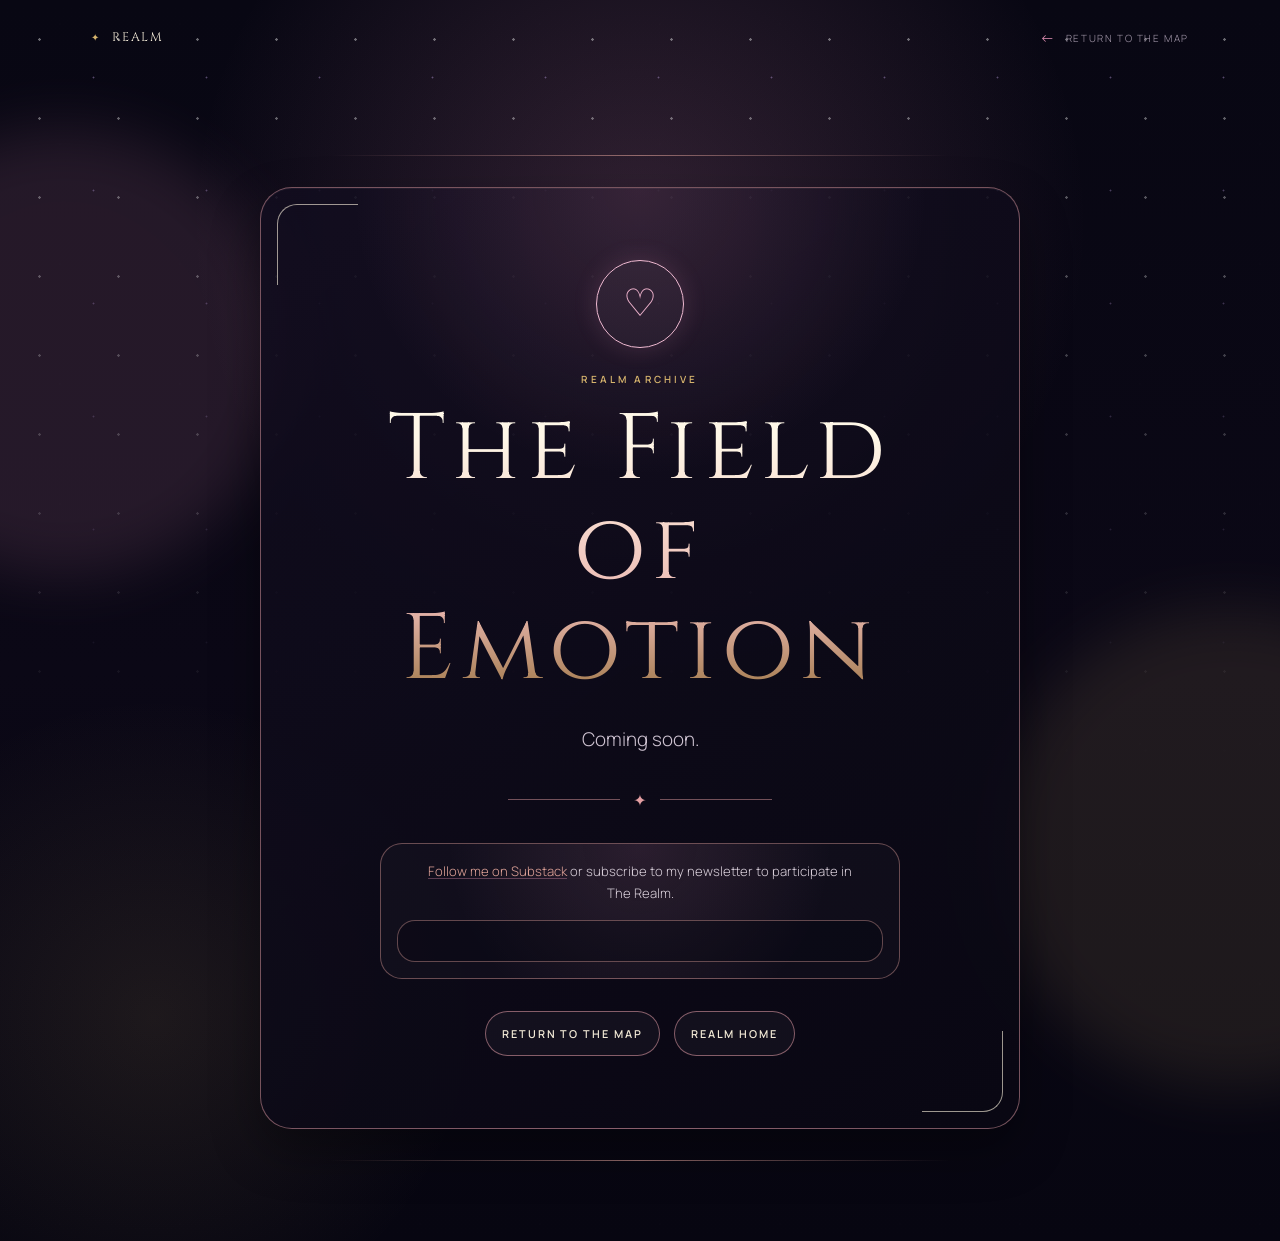
<file: realms/field-of-emotion.html>
<!doctype html>
<html lang="en">
  <head>
    <meta charset="UTF-8" />
    <meta name="viewport" content="width=device-width, initial-scale=1.0" />
    <meta name="description" content="The Field of Emotion is coming soon." />
    <title>The Field of Emotion — Coming Soon — REALM</title>
    <link rel="preconnect" href="https://fonts.googleapis.com" />
    <link rel="preconnect" href="https://fonts.gstatic.com" crossorigin />
    <link href="https://fonts.googleapis.com/css2?family=Cinzel:wght@400;500;600&family=Manrope:wght@300;400;500;600&display=swap" rel="stylesheet" />
    <link rel="stylesheet" href="../styles.css" />
    <link rel="stylesheet" href="realm-page.css" />
    <link rel="stylesheet" href="coming-soon.css" />
  </head>
  <body class="realm-page coming-soon-page" style="--realm-color: #e995ba">
    <div class="aurora aurora--one" aria-hidden="true"></div>
    <div class="aurora aurora--two" aria-hidden="true"></div>
    <div class="star-field" aria-hidden="true"></div>

    <header class="site-header realm-page__header">
      <a class="brand" href="../index.html" aria-label="REALM home">
        <span class="brand__mark" aria-hidden="true">✦</span>
        <span>REALM</span>
      </a>
      <a class="back-link" href="../index.html#realm-map"><span aria-hidden="true">←</span> Return to the map</a>
    </header>

    <main class="coming-soon" aria-labelledby="realm-title">
      <section class="coming-soon__panel">
        <div class="coming-soon__glyph" aria-hidden="true">♡</div>
        <p class="coming-soon__kicker">Realm archive</p>
        <h1 id="realm-title">The Field of Emotion</h1>
        <p class="coming-soon__message">Coming soon.</p>
        <div class="coming-soon__divider" aria-hidden="true">✦</div>
        <div class="coming-soon__substack">
          <p><a href="https://substack.com/@adrianschug">Follow me on Substack</a> or subscribe to my newsletter to participate in The Realm.</p>
          <div class="newsletter-embed">
            <script async data-uid="1137d771f3" src="https://adrian-schug.kit.com/1137d771f3/index.js"></script>
          </div>
        </div>
        <div class="coming-soon__actions">
          <a class="coming-soon__link" href="../index.html#realm-map">Return to the map</a>
          <a class="coming-soon__link" href="../index.html">REALM home</a>
        </div>
      </section>
    </main>
  </body>
</html>
</file>
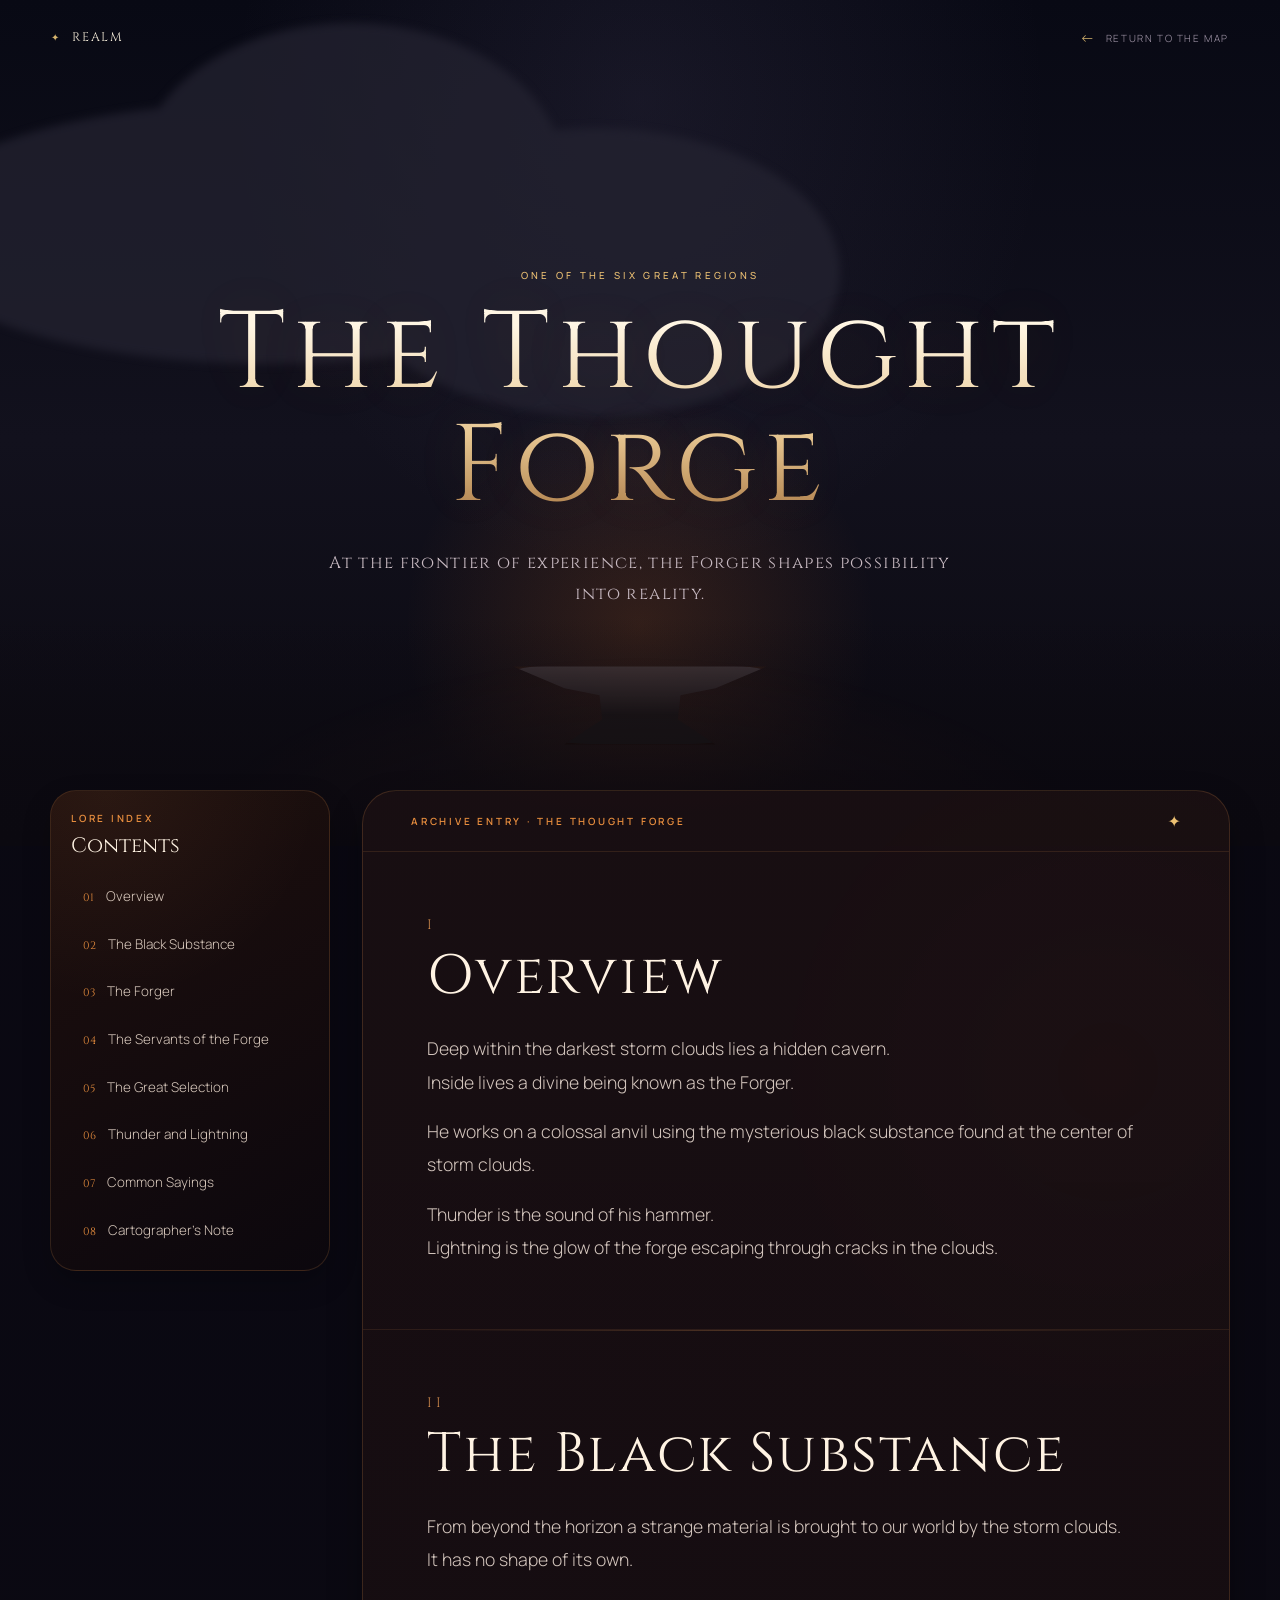
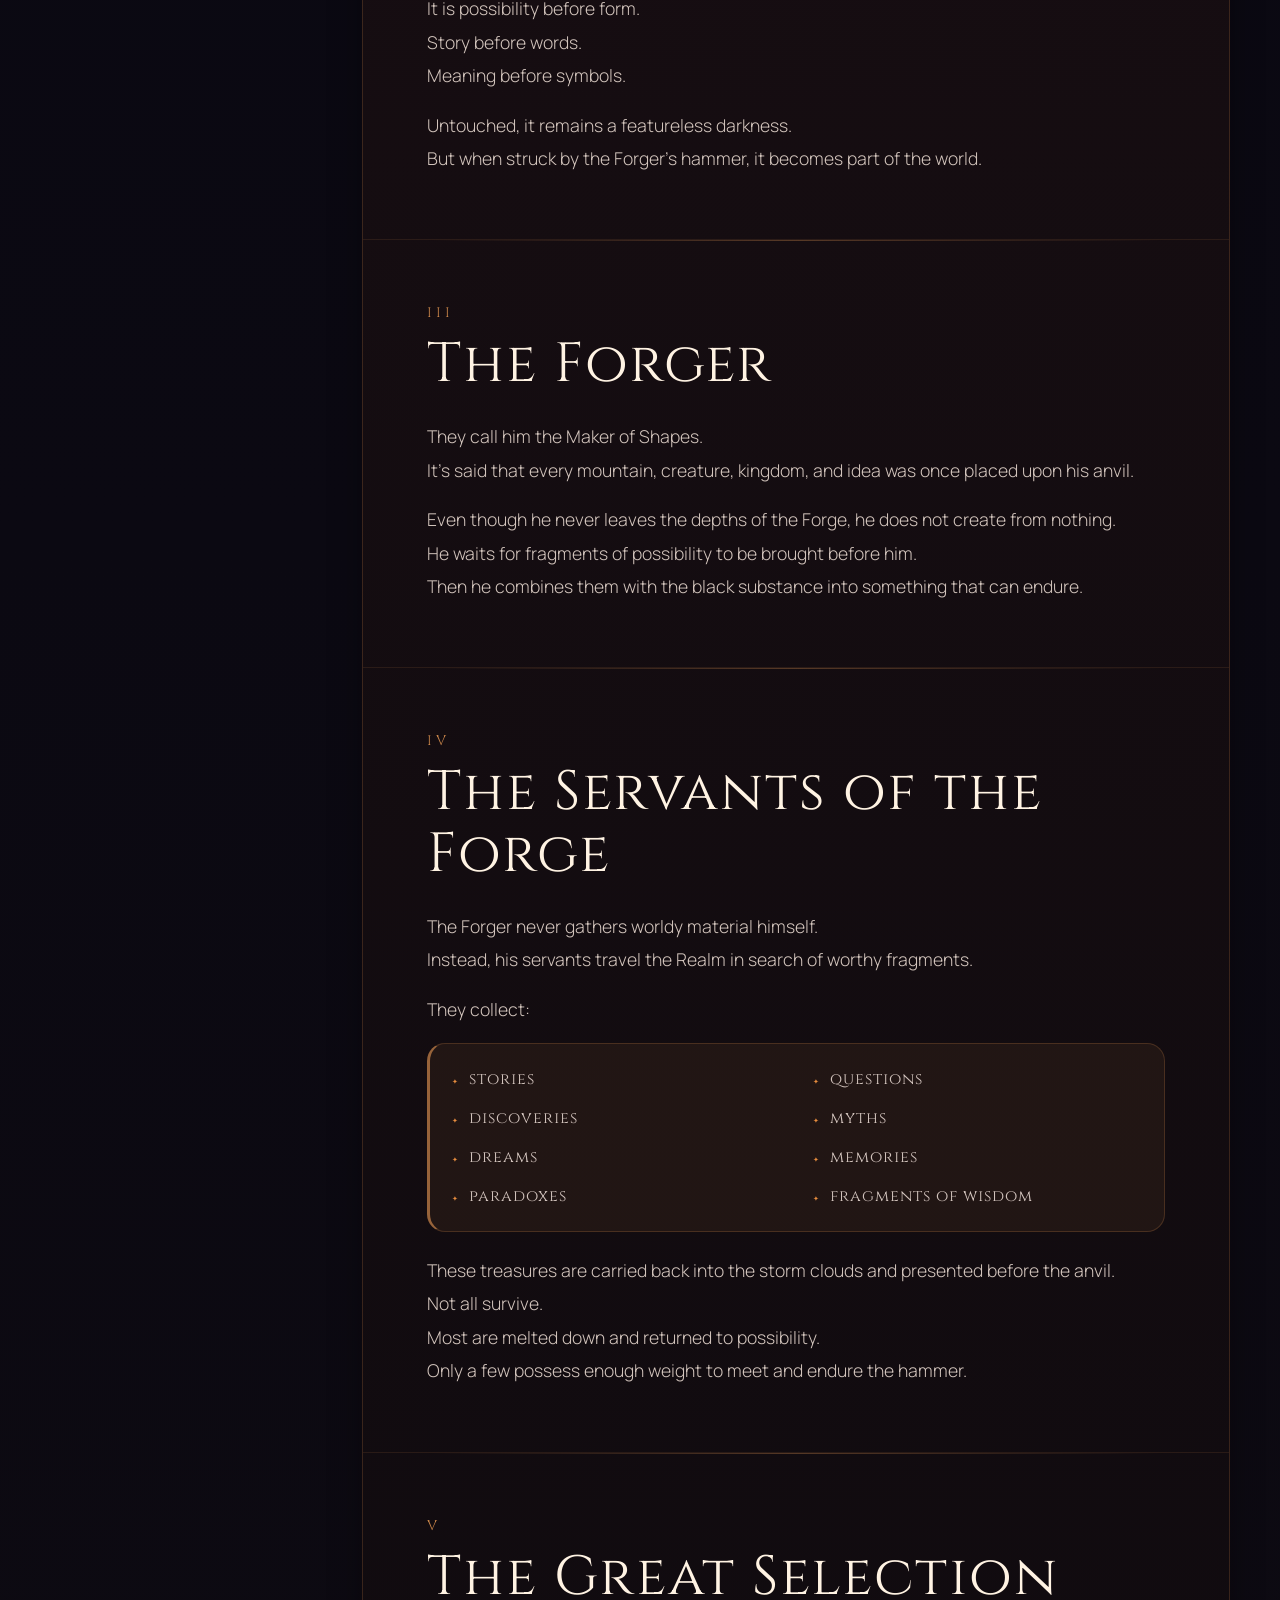
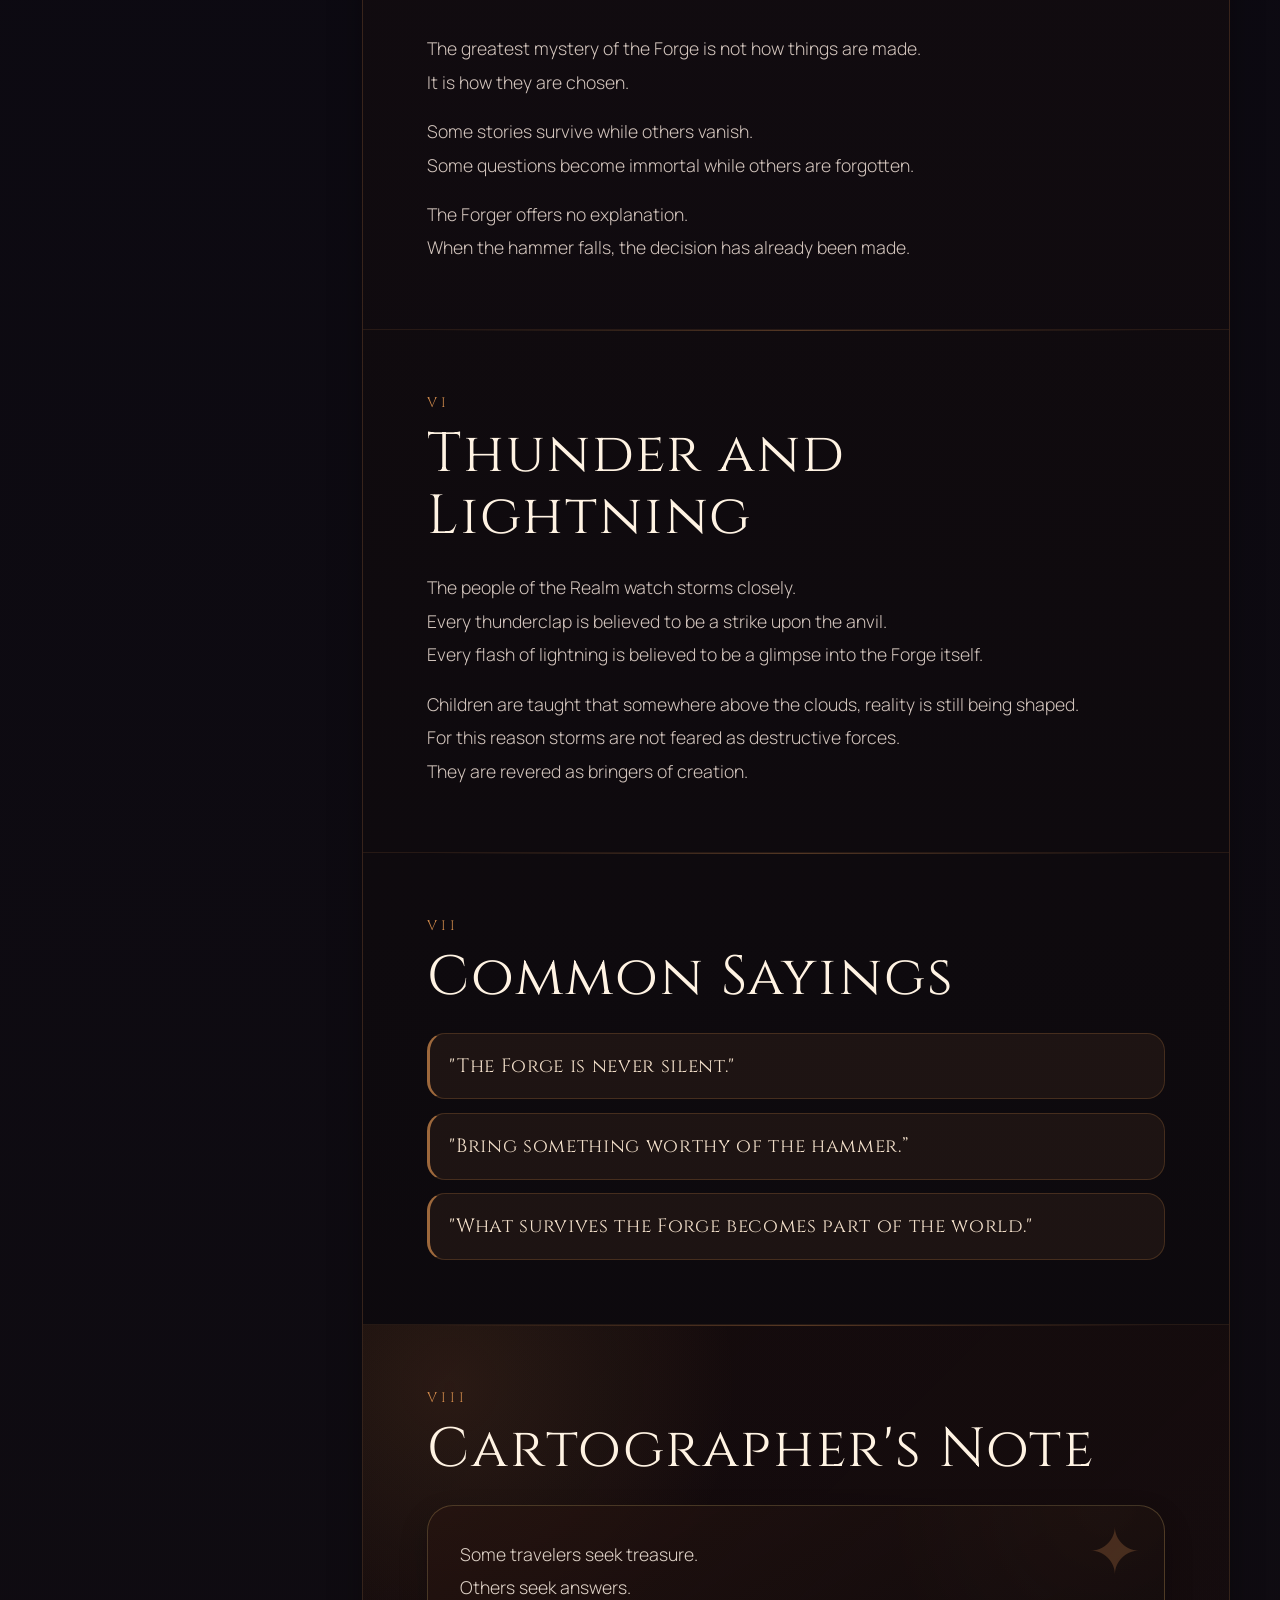
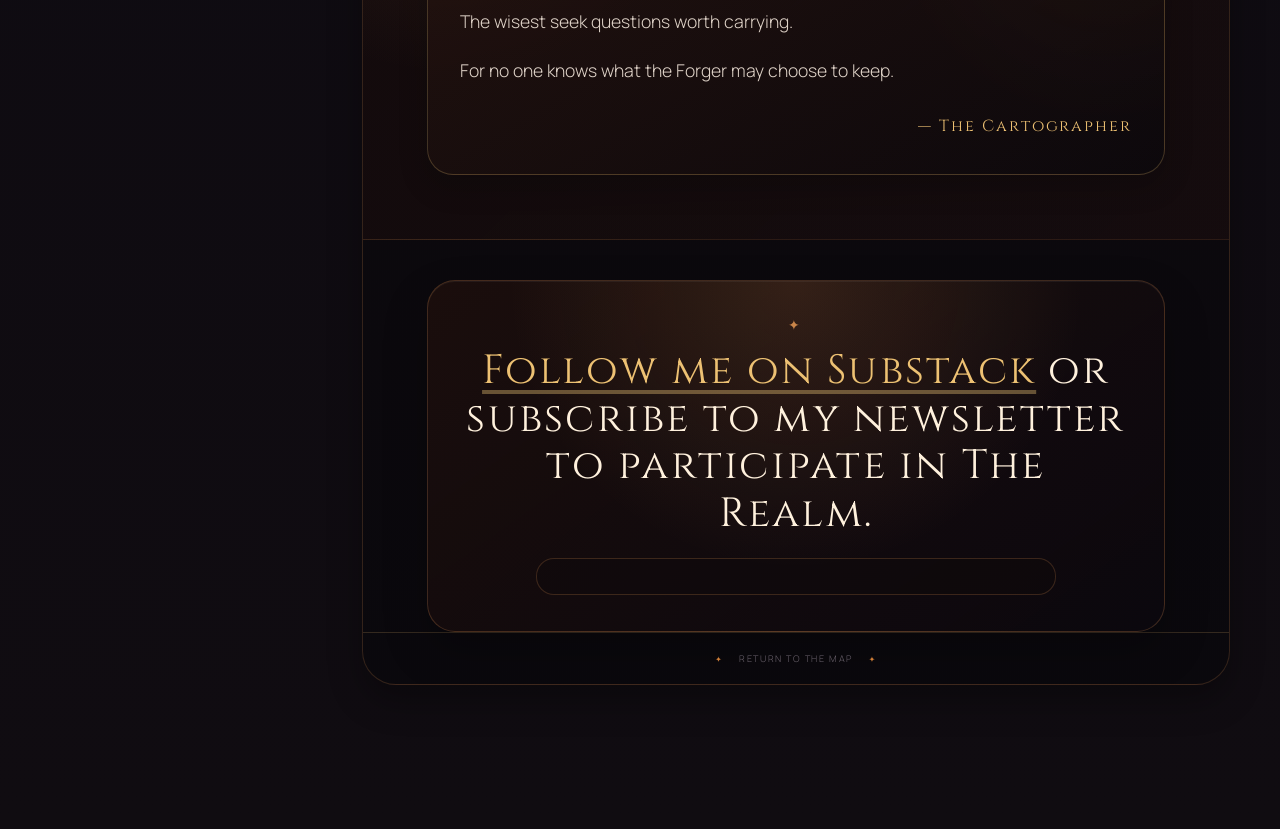
<file: realms/forge-of-thought.html>
<!doctype html>
<html lang="en">
  <head>
    <meta charset="UTF-8" />
    <meta name="viewport" content="width=device-width, initial-scale=1.0" />
    <meta
      name="description"
      content="At the frontier of experience, the Forger shapes possibility into reality."
    />
    <title>The Thought Forge — REALM</title>
    <link rel="preconnect" href="https://fonts.googleapis.com" />
    <link rel="preconnect" href="https://fonts.gstatic.com" crossorigin />
    <link
      href="https://fonts.googleapis.com/css2?family=Cinzel:wght@400;500;600&family=Manrope:wght@300;400;500;600&display=swap"
      rel="stylesheet"
    />
    <link rel="stylesheet" href="../styles.css" />
    <link rel="stylesheet" href="realm-page.css" />
    <link rel="stylesheet" href="thought-forge.css" />
  </head>
  <body class="realm-page thought-forge-page">
    <div class="forge-sky" aria-hidden="true">
      <div class="forge-cloud forge-cloud--one"></div>
      <div class="forge-cloud forge-cloud--two"></div>
      <div class="forge-cloud forge-cloud--three"></div>
      <div class="forge-lightning forge-lightning--one"></div>
      <div class="forge-lightning forge-lightning--two"></div>
      <div class="forge-embers"></div>
    </div>

    <header class="site-header realm-page__header forge-header">
      <a class="brand" href="../index.html" aria-label="REALM home">
        <span class="brand__mark" aria-hidden="true">✦</span>
        <span>REALM</span>
      </a>
      <a class="back-link" href="../index.html#realm-map"><span aria-hidden="true">←</span> Return to the map</a>
    </header>

    <main>
      <section class="forge-hero" aria-labelledby="forge-title">
        <div class="forge-hero__anvil" aria-hidden="true">
          <span class="forge-hero__spark forge-hero__spark--one"></span>
          <span class="forge-hero__spark forge-hero__spark--two"></span>
          <span class="forge-hero__spark forge-hero__spark--three"></span>
        </div>
        <p class="forge-eyebrow">One of the six great regions</p>
        <h1 id="forge-title">The Thought Forge</h1>
        <p class="forge-hero__subtitle">At the frontier of experience, the Forger shapes possibility into reality.</p>
      </section>

      <div class="forge-layout">
        <aside class="forge-toc" aria-labelledby="contents-heading">
          <div class="forge-toc__inner">
            <p class="forge-toc__label">Lore index</p>
            <h2 id="contents-heading">Contents</h2>
            <nav aria-label="Thought Forge contents">
              <ol>
                <li><a href="#overview"><span>01</span>Overview</a></li>
                <li><a href="#black-substance"><span>02</span>The Black Substance</a></li>
                <li><a href="#the-forger"><span>03</span>The Forger</a></li>
                <li><a href="#servants"><span>04</span>The Servants of the Forge</a></li>
                <li><a href="#great-selection"><span>05</span>The Great Selection</a></li>
                <li><a href="#thunder-lightning"><span>06</span>Thunder and Lightning</a></li>
                <li><a href="#sayings"><span>07</span>Common Sayings</a></li>
                <li><a href="#cartographer-note"><span>08</span>Cartographer's Note</a></li>
              </ol>
            </nav>
          </div>
        </aside>

        <article class="forge-article">
          <header class="forge-article__header">
            <p>Archive entry · The Thought Forge</p>
            <span aria-hidden="true">✦</span>
          </header>

          <section class="forge-lore-section forge-lore-section--lead" id="overview" aria-labelledby="overview-heading">
            <p class="forge-section-number" aria-hidden="true">I</p>
            <h2 id="overview-heading">Overview</h2>
            <div class="forge-prose">
              <p>Deep within the darkest storm clouds lies a hidden cavern.<br />Inside lives a divine being known as the Forger.</p>
              <p>He works on a colossal anvil using the mysterious black substance found at the center of storm clouds.</p>
              <p>Thunder is the sound of his hammer.<br />Lightning is the glow of the forge escaping through cracks in the clouds.</p>
            </div>
          </section>

          <section class="forge-lore-section" id="black-substance" aria-labelledby="substance-heading">
            <p class="forge-section-number" aria-hidden="true">II</p>
            <h2 id="substance-heading">The Black Substance</h2>
            <div class="forge-prose">
              <p>From beyond the horizon a strange material is brought to our world by the storm clouds.<br />It has no shape of its own.</p>
              <p>It is possibility before form.<br />Story before words.<br />Meaning before symbols.</p>
              <p>Untouched, it remains a featureless darkness.<br />But when struck by the Forger's hammer, it becomes part of the world.</p>
            </div>
          </section>

          <section class="forge-lore-section" id="the-forger" aria-labelledby="forger-heading">
            <p class="forge-section-number" aria-hidden="true">III</p>
            <h2 id="forger-heading">The Forger</h2>
            <div class="forge-prose">
              <p>They call him the Maker of Shapes.<br />It's said that every mountain, creature, kingdom, and idea was once placed upon his anvil.</p>
              <p>Even though he never leaves the depths of the Forge, he does not create from nothing.<br />He waits for fragments of possibility to be brought before him.<br />Then he combines them with the black substance into something that can endure.</p>
            </div>
          </section>

          <section class="forge-lore-section" id="servants" aria-labelledby="servants-heading">
            <p class="forge-section-number" aria-hidden="true">IV</p>
            <h2 id="servants-heading">The Servants of the Forge</h2>
            <div class="forge-prose">
              <p>The Forger never gathers worldy material himself.<br />Instead, his servants travel the Realm in search of worthy fragments.</p>
              <p>They collect:</p>
              <ul class="forge-fragment-list">
                <li>stories</li>
                <li>questions</li>
                <li>discoveries</li>
                <li>myths</li>
                <li>dreams</li>
                <li>memories</li>
                <li>paradoxes</li>
                <li>fragments of wisdom</li>
              </ul>
              <p>These treasures are carried back into the storm clouds and presented before the anvil.<br />Not all survive.<br />Most are melted down and returned to possibility.<br />Only a few possess enough weight to meet and endure the hammer.</p>
            </div>
          </section>

          <section class="forge-lore-section" id="great-selection" aria-labelledby="selection-heading">
            <p class="forge-section-number" aria-hidden="true">V</p>
            <h2 id="selection-heading">The Great Selection</h2>
            <div class="forge-prose">
              <p>The greatest mystery of the Forge is not how things are made.<br />It is how they are chosen.</p>
              <p>Some stories survive while others vanish.<br />Some questions become immortal while others are forgotten.</p>
              <p>The Forger offers no explanation.<br />When the hammer falls, the decision has already been made.</p>
            </div>
          </section>

          <section class="forge-lore-section" id="thunder-lightning" aria-labelledby="thunder-heading">
            <p class="forge-section-number" aria-hidden="true">VI</p>
            <h2 id="thunder-heading">Thunder and Lightning</h2>
            <div class="forge-prose">
              <p>The people of the Realm watch storms closely.<br />Every thunderclap is believed to be a strike upon the anvil.<br />Every flash of lightning is believed to be a glimpse into the Forge itself.</p>
              <p>Children are taught that somewhere above the clouds, reality is still being shaped.<br />For this reason storms are not feared as destructive forces.<br />They are revered as bringers of creation.</p>
            </div>
          </section>

          <section class="forge-lore-section" id="sayings" aria-labelledby="sayings-heading">
            <p class="forge-section-number" aria-hidden="true">VII</p>
            <h2 id="sayings-heading">Common Sayings</h2>
            <div class="forge-sayings">
              <blockquote>"The Forge is never silent."</blockquote>
              <blockquote>"Bring something worthy of the hammer.”</blockquote>
              <blockquote>"What survives the Forge becomes part of the world."</blockquote>
            </div>
          </section>

          <section class="forge-lore-section forge-note" id="cartographer-note" aria-labelledby="note-heading">
            <p class="forge-section-number" aria-hidden="true">VIII</p>
            <h2 id="note-heading">Cartographer's Note</h2>
            <blockquote>
              <p>Some travelers seek treasure.<br />Others seek answers.<br />The wisest seek questions worth carrying.</p>
              <p>For no one knows what the Forger may choose to keep.</p>
              <footer>— The Cartographer</footer>
            </blockquote>
          </section>

          <section class="forge-newsletter" aria-labelledby="forge-newsletter-heading">
            <p class="forge-section-number" aria-hidden="true">✦</p>
            <h2 id="forge-newsletter-heading"><a href="https://substack.com/@adrianschug">Follow me on Substack</a> or subscribe to my newsletter to participate in The Realm.</h2>
            <div class="newsletter-embed">
              <script async data-uid="1137d771f3" src="https://adrian-schug.kit.com/1137d771f3/index.js"></script>
            </div>
          </section>

          <footer class="forge-article__footer">
            <span aria-hidden="true">✦</span>
            <a href="../index.html#realm-map">Return to the map</a>
            <span aria-hidden="true">✦</span>
          </footer>
        </article>
      </div>
    </main>
  </body>
</html>
</file>
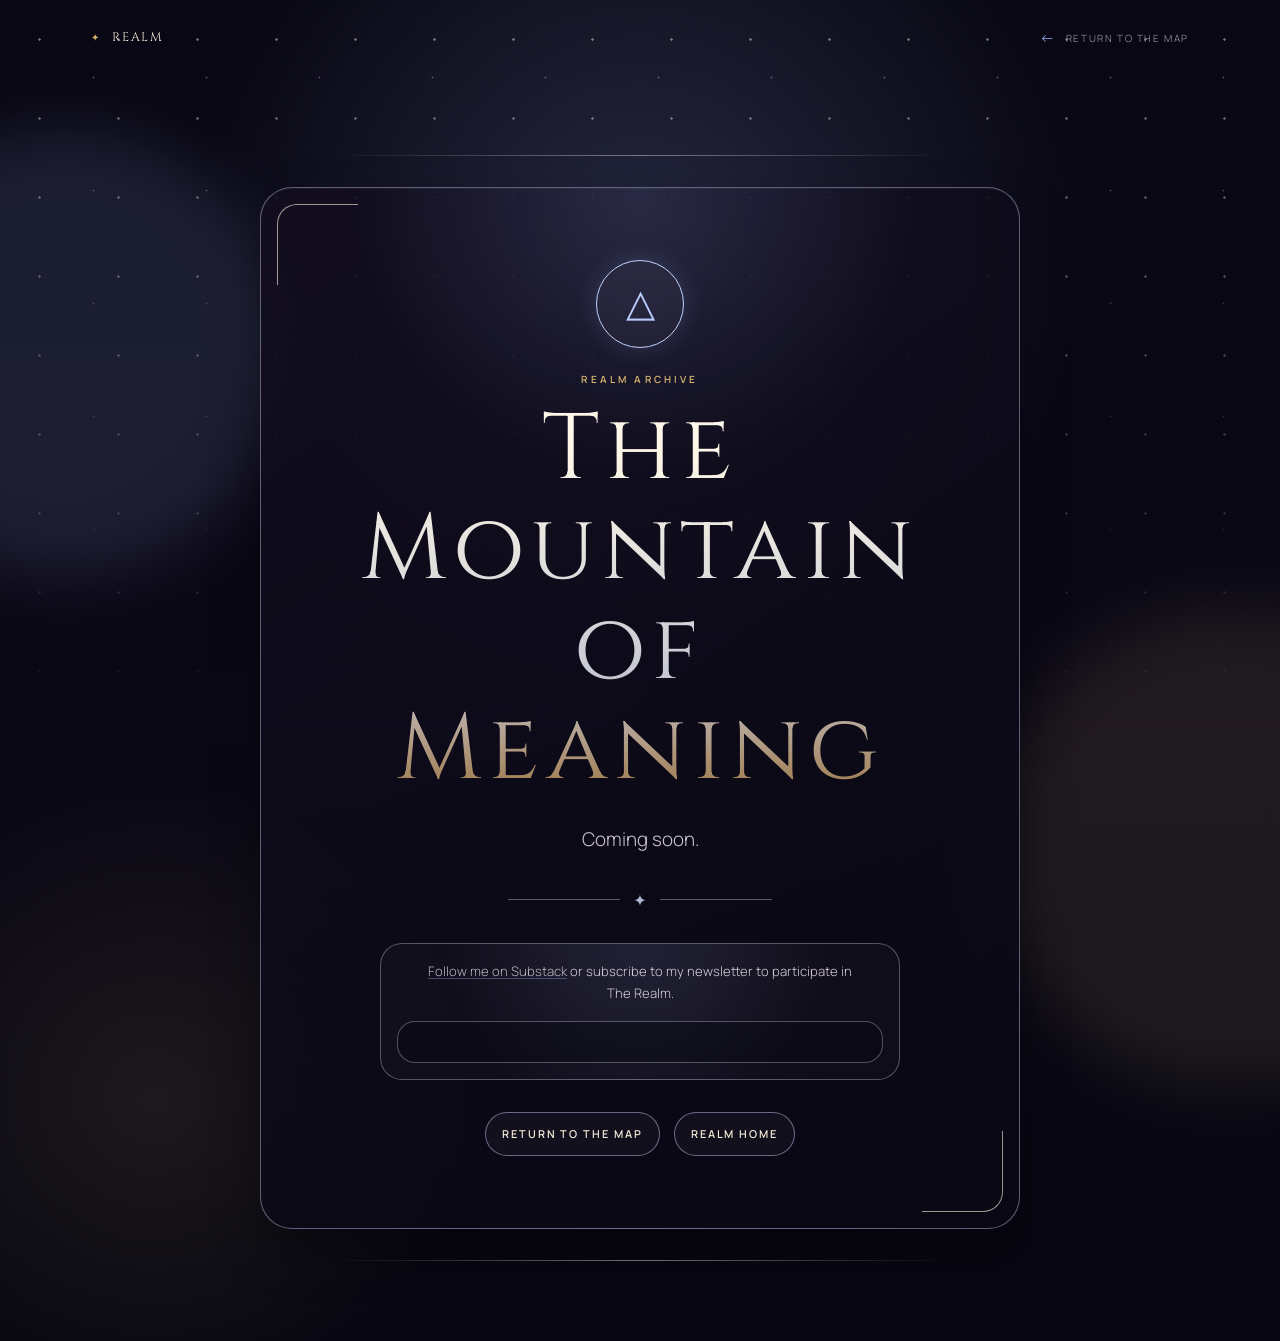
<file: realms/mountain-of-meaning.html>
<!doctype html>
<html lang="en">
  <head>
    <meta charset="UTF-8" />
    <meta name="viewport" content="width=device-width, initial-scale=1.0" />
    <meta name="description" content="The Mountain of Meaning is coming soon." />
    <title>The Mountain of Meaning — Coming Soon — REALM</title>
    <link rel="preconnect" href="https://fonts.googleapis.com" />
    <link rel="preconnect" href="https://fonts.gstatic.com" crossorigin />
    <link href="https://fonts.googleapis.com/css2?family=Cinzel:wght@400;500;600&family=Manrope:wght@300;400;500;600&display=swap" rel="stylesheet" />
    <link rel="stylesheet" href="../styles.css" />
    <link rel="stylesheet" href="realm-page.css" />
    <link rel="stylesheet" href="coming-soon.css" />
  </head>
  <body class="realm-page coming-soon-page" style="--realm-color: #9fb8ff">
    <div class="aurora aurora--one" aria-hidden="true"></div>
    <div class="aurora aurora--two" aria-hidden="true"></div>
    <div class="star-field" aria-hidden="true"></div>

    <header class="site-header realm-page__header">
      <a class="brand" href="../index.html" aria-label="REALM home">
        <span class="brand__mark" aria-hidden="true">✦</span>
        <span>REALM</span>
      </a>
      <a class="back-link" href="../index.html#realm-map"><span aria-hidden="true">←</span> Return to the map</a>
    </header>

    <main class="coming-soon" aria-labelledby="realm-title">
      <section class="coming-soon__panel">
        <div class="coming-soon__glyph" aria-hidden="true">△</div>
        <p class="coming-soon__kicker">Realm archive</p>
        <h1 id="realm-title">The Mountain of Meaning</h1>
        <p class="coming-soon__message">Coming soon.</p>
        <div class="coming-soon__divider" aria-hidden="true">✦</div>
        <div class="coming-soon__substack">
          <p><a href="https://substack.com/@adrianschug">Follow me on Substack</a> or subscribe to my newsletter to participate in The Realm.</p>
          <div class="newsletter-embed">
            <script async data-uid="1137d771f3" src="https://adrian-schug.kit.com/1137d771f3/index.js"></script>
          </div>
        </div>
        <div class="coming-soon__actions">
          <a class="coming-soon__link" href="../index.html#realm-map">Return to the map</a>
          <a class="coming-soon__link" href="../index.html">REALM home</a>
        </div>
      </section>
    </main>
  </body>
</html>
</file>
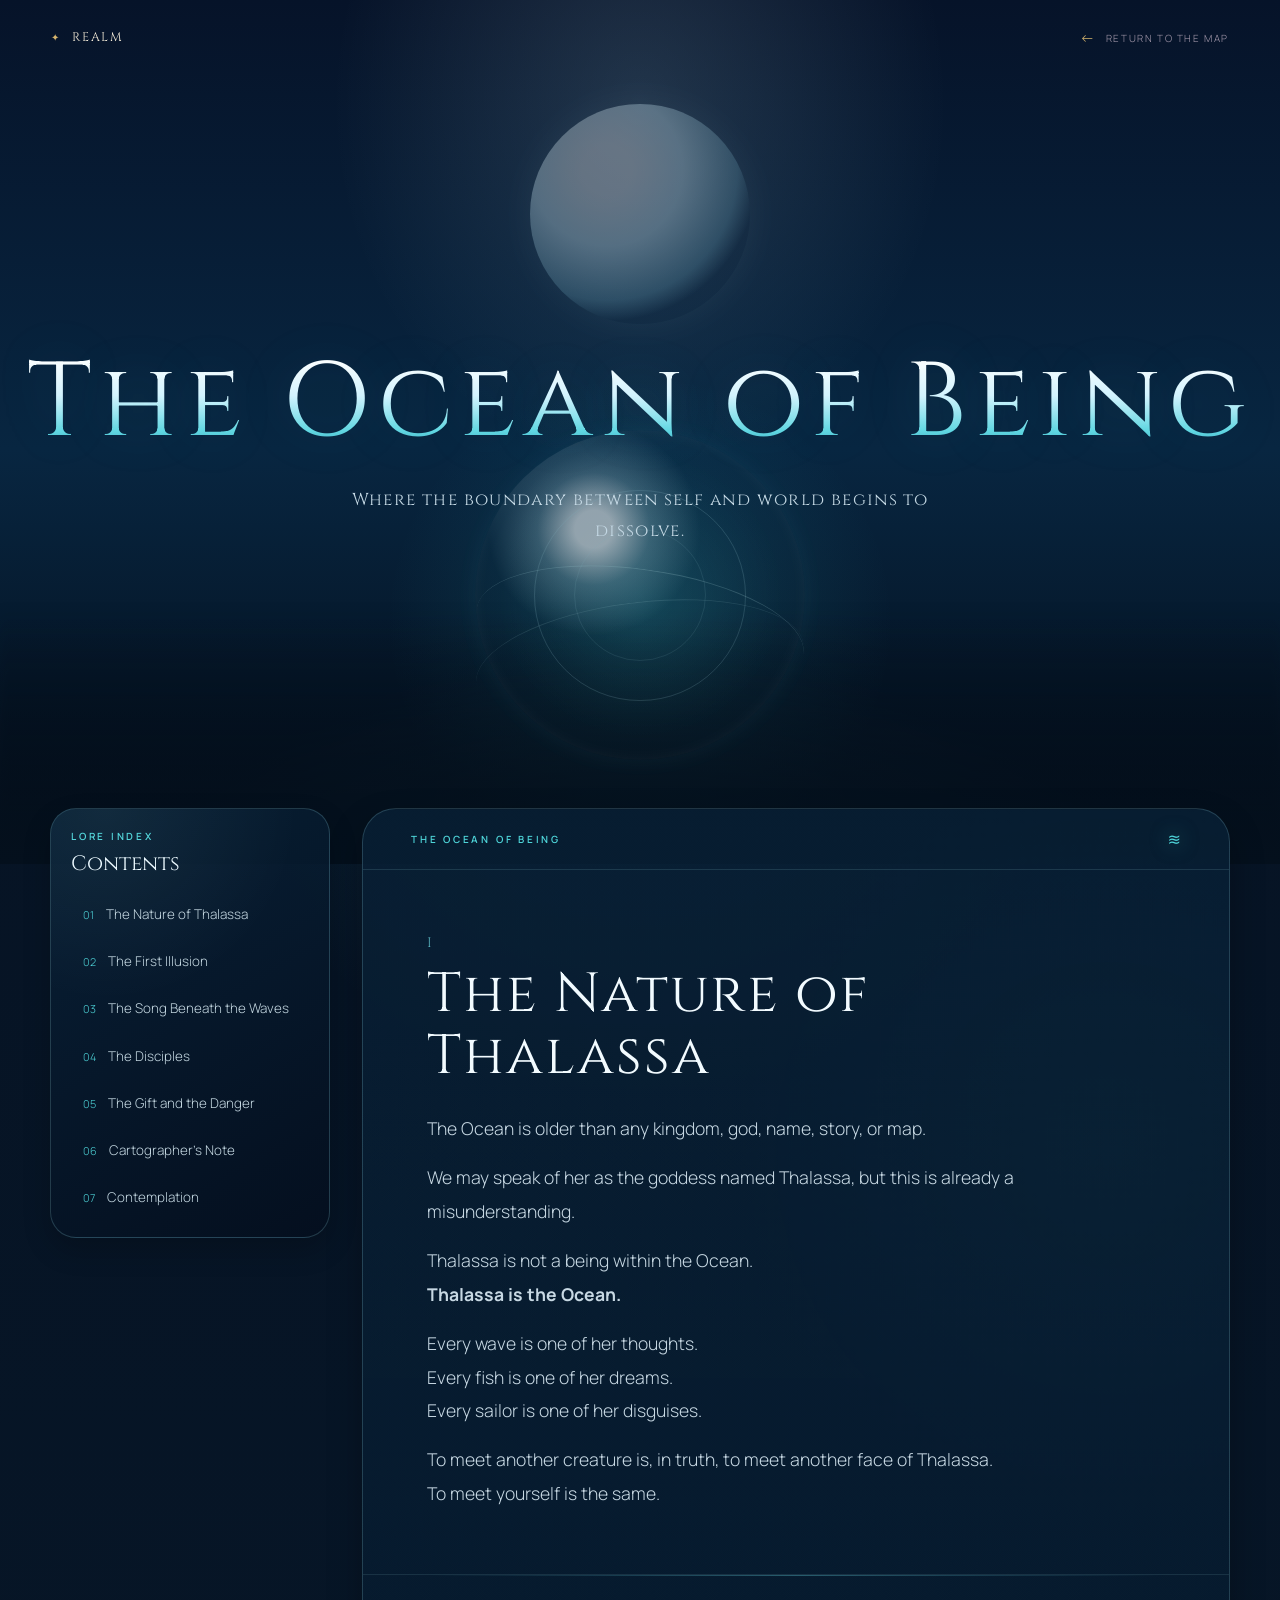
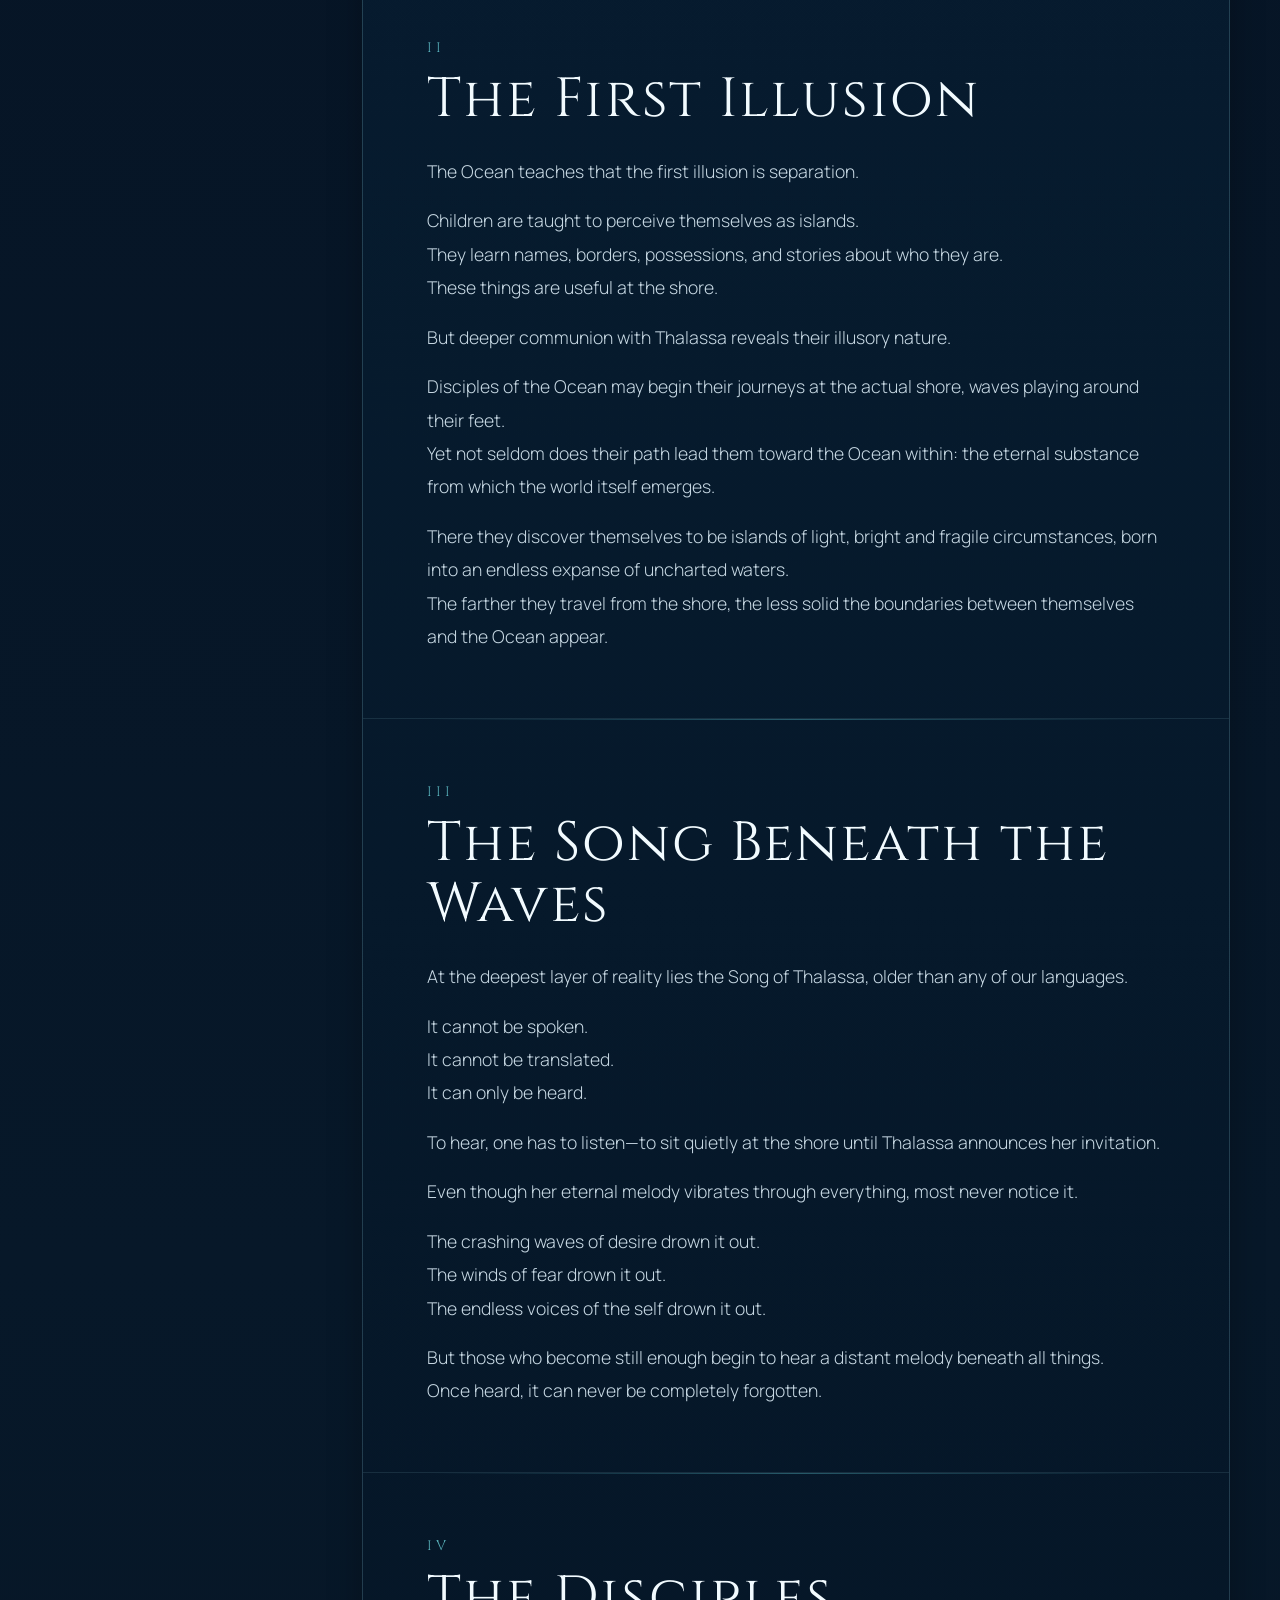
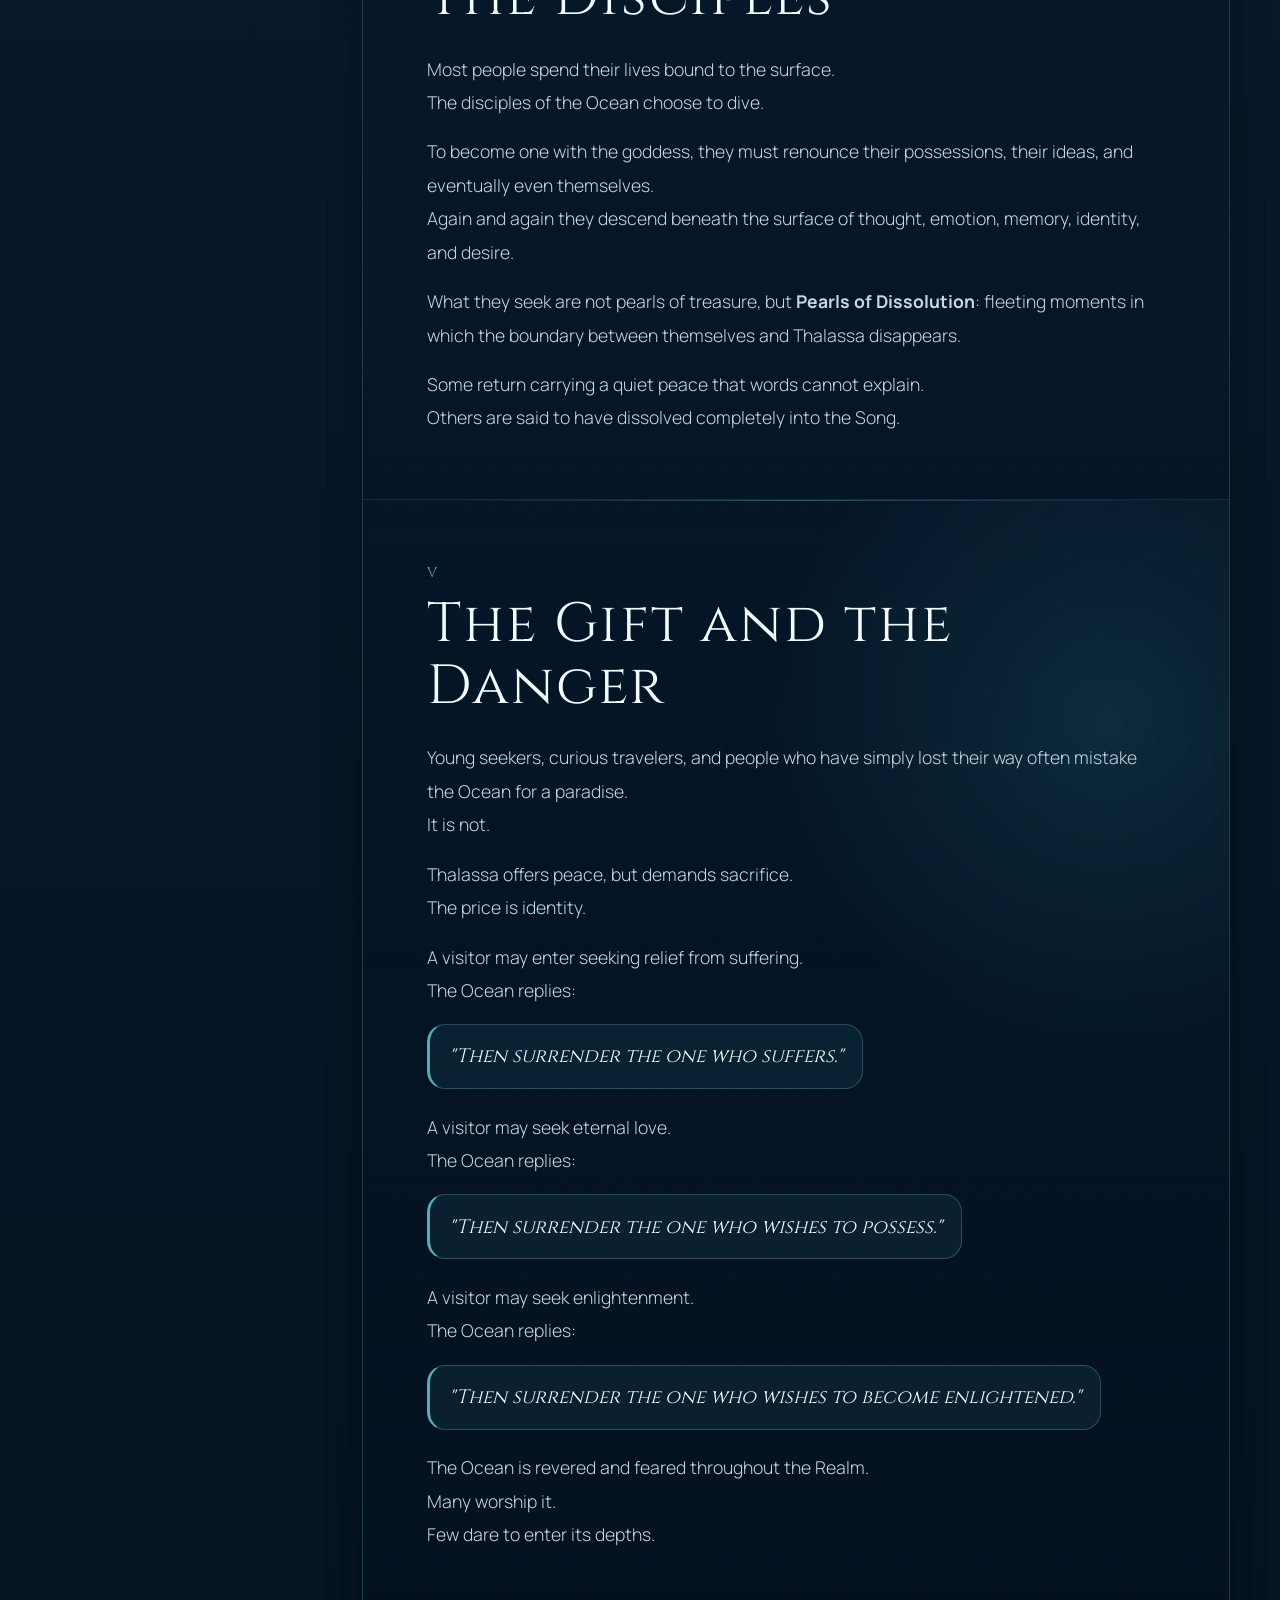
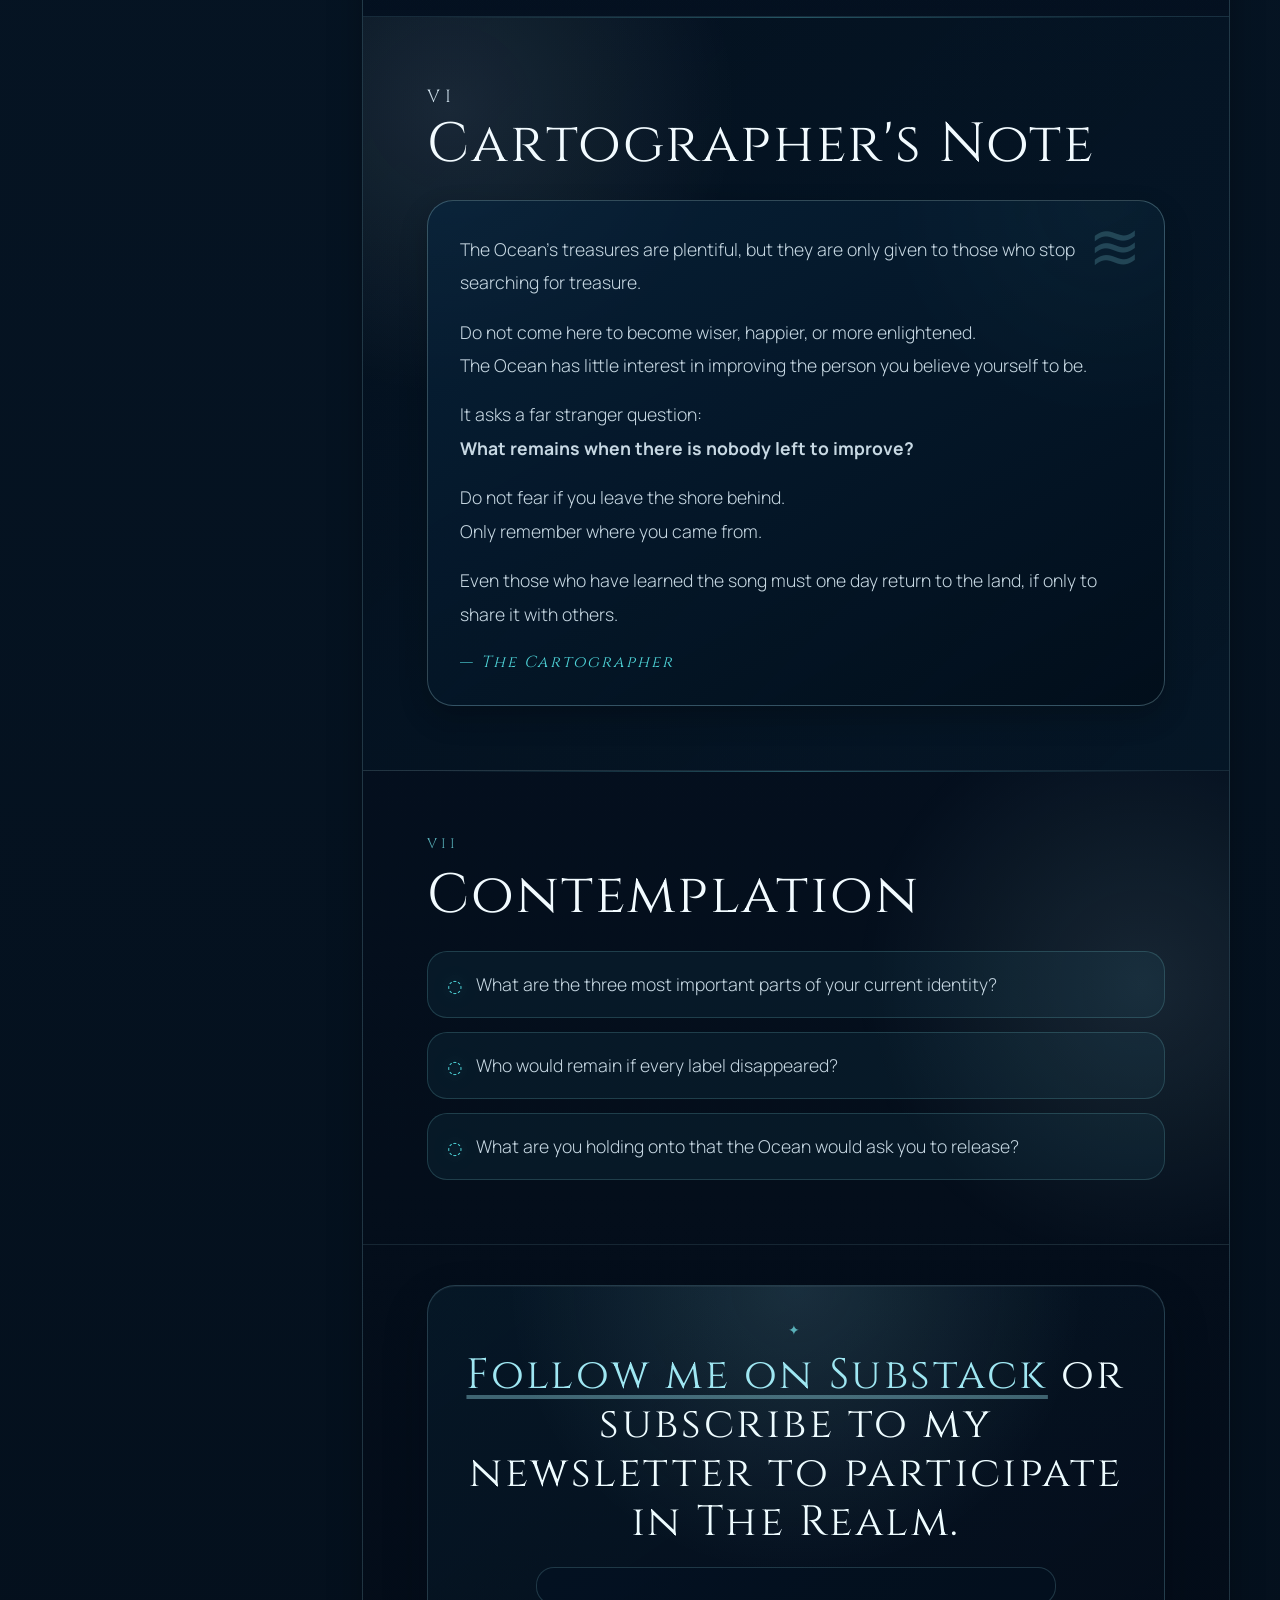
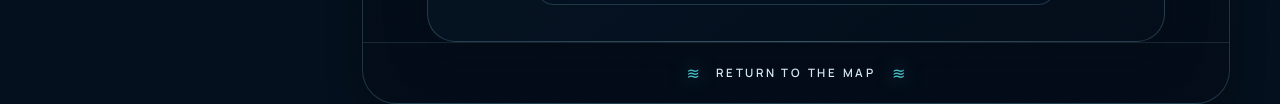
<file: realms/ocean-of-being.html>
<!doctype html>
<html lang="en">
  <head>
    <meta charset="UTF-8" />
    <meta name="viewport" content="width=device-width, initial-scale=1.0" />
    <meta
      name="description"
      content="Where the boundary between self and world begins to dissolve."
    />
    <title>The Ocean of Being — REALM</title>
    <link rel="preconnect" href="https://fonts.googleapis.com" />
    <link rel="preconnect" href="https://fonts.gstatic.com" crossorigin />
    <link
      href="https://fonts.googleapis.com/css2?family=Cinzel:wght@400;500;600&family=Manrope:wght@300;400;500;600&display=swap"
      rel="stylesheet"
    />
    <link rel="stylesheet" href="../styles.css" />
    <link rel="stylesheet" href="realm-page.css" />
    <link rel="stylesheet" href="ocean-of-being.css" />
  </head>
  <body class="realm-page ocean-page">
    <div class="ocean-depths" aria-hidden="true">
      <div class="ocean-moon"></div>
      <div class="ocean-light ocean-light--one"></div>
      <div class="ocean-light ocean-light--two"></div>
      <div class="ocean-mist ocean-mist--one"></div>
      <div class="ocean-mist ocean-mist--two"></div>
      <div class="ocean-particles"></div>
      <div class="ocean-current ocean-current--one"></div>
      <div class="ocean-current ocean-current--two"></div>
    </div>

    <header class="site-header realm-page__header ocean-header">
      <a class="brand" href="../index.html" aria-label="REALM home">
        <span class="brand__mark" aria-hidden="true">✦</span>
        <span>REALM</span>
      </a>
      <a class="back-link" href="../index.html#realm-map"><span aria-hidden="true">←</span> Return to the map</a>
    </header>

    <main>
      <section class="ocean-hero" aria-labelledby="ocean-title">
        <div class="ocean-hero__pearl" aria-hidden="true">
          <span class="ocean-hero__ring ocean-hero__ring--one"></span>
          <span class="ocean-hero__ring ocean-hero__ring--two"></span>
          <span class="ocean-hero__wave ocean-hero__wave--one"></span>
          <span class="ocean-hero__wave ocean-hero__wave--two"></span>
        </div>
        <h1 id="ocean-title">The Ocean of Being</h1>
        <p class="ocean-hero__subtitle">Where the boundary between self and world begins to dissolve.</p>
      </section>

      <div class="ocean-layout">
        <aside class="ocean-toc" aria-labelledby="contents-heading">
          <div class="ocean-toc__inner">
            <p class="ocean-toc__label">Lore index</p>
            <h2 id="contents-heading">Contents</h2>
            <nav aria-label="Ocean of Being contents">
              <ol>
                <li><a href="#nature-of-thalassa"><span>01</span>The Nature of Thalassa</a></li>
                <li><a href="#first-illusion"><span>02</span>The First Illusion</a></li>
                <li><a href="#song-beneath-waves"><span>03</span>The Song Beneath the Waves</a></li>
                <li><a href="#disciples"><span>04</span>The Disciples</a></li>
                <li><a href="#gift-danger"><span>05</span>The Gift and the Danger</a></li>
                <li><a href="#cartographers-note"><span>06</span>Cartographer's Note</a></li>
                <li><a href="#contemplation"><span>07</span>Contemplation</a></li>
              </ol>
            </nav>
          </div>
        </aside>

        <article class="ocean-article">
          <header class="ocean-article__header">
            <p>The Ocean of Being</p>
            <span aria-hidden="true">≋</span>
          </header>

          <section class="ocean-lore-section ocean-lore-section--lead" id="nature-of-thalassa" aria-labelledby="nature-heading">
            <p class="ocean-section-number" aria-hidden="true">I</p>
            <h2 id="nature-heading">The Nature of Thalassa</h2>
            <div class="ocean-prose">
              <p>The Ocean is older than any kingdom, god, name, story, or map.</p>
              <p>We may speak of her as the goddess named Thalassa, but this is already a misunderstanding.</p>
              <p>Thalassa is not a being within the Ocean.<br /><strong>Thalassa is the Ocean.</strong></p>
              <p>Every wave is one of her thoughts.<br />Every fish is one of her dreams.<br />Every sailor is one of her disguises.</p>
              <p>To meet another creature is, in truth, to meet another face of Thalassa.<br />To meet yourself is the same.</p>
            </div>
          </section>

          <section class="ocean-lore-section" id="first-illusion" aria-labelledby="illusion-heading">
            <p class="ocean-section-number" aria-hidden="true">II</p>
            <h2 id="illusion-heading">The First Illusion</h2>
            <div class="ocean-prose">
              <p>The Ocean teaches that the first illusion is separation.</p>
              <p>Children are taught to perceive themselves as islands.<br />They learn names, borders, possessions, and stories about who they are.<br />These things are useful at the shore.</p>
              <p>But deeper communion with Thalassa reveals their illusory nature.</p>
              <p>Disciples of the Ocean may begin their journeys at the actual shore, waves playing around their feet.<br />Yet not seldom does their path lead them toward the Ocean within: the eternal substance from which the world itself emerges.</p>
              <p>There they discover themselves to be islands of light, bright and fragile circumstances, born into an endless expanse of uncharted waters.<br />The farther they travel from the shore, the less solid the boundaries between themselves and the Ocean appear.</p>
            </div>
          </section>

          <section class="ocean-lore-section" id="song-beneath-waves" aria-labelledby="song-heading">
            <p class="ocean-section-number" aria-hidden="true">III</p>
            <h2 id="song-heading">The Song Beneath the Waves</h2>
            <div class="ocean-prose">
              <p>At the deepest layer of reality lies the Song of Thalassa, older than any of our languages.</p>
              <p>It cannot be spoken.<br />It cannot be translated.<br />It can only be heard.</p>
              <p>To hear, one has to listen—to sit quietly at the shore until Thalassa announces her invitation.</p>
              <p>Even though her eternal melody vibrates through everything, most never notice it.</p>
              <p>The crashing waves of desire drown it out.<br />The winds of fear drown it out.<br />The endless voices of the self drown it out.</p>
              <p>But those who become still enough begin to hear a distant melody beneath all things.<br />Once heard, it can never be completely forgotten.</p>
            </div>
          </section>

          <section class="ocean-lore-section" id="disciples" aria-labelledby="disciples-heading">
            <p class="ocean-section-number" aria-hidden="true">IV</p>
            <h2 id="disciples-heading">The Disciples</h2>
            <div class="ocean-prose">
              <p>Most people spend their lives bound to the surface.<br />The disciples of the Ocean choose to dive.</p>
              <p>To become one with the goddess, they must renounce their possessions, their ideas, and eventually even themselves.<br />Again and again they descend beneath the surface of thought, emotion, memory, identity, and desire.</p>
              <p>What they seek are not pearls of treasure, but <strong>Pearls of Dissolution</strong>: fleeting moments in which the boundary between themselves and Thalassa disappears.</p>
              <p>Some return carrying a quiet peace that words cannot explain.<br />Others are said to have dissolved completely into the Song.</p>
            </div>
          </section>

          <section class="ocean-lore-section ocean-lore-section--threshold" id="gift-danger" aria-labelledby="danger-heading">
            <p class="ocean-section-number" aria-hidden="true">V</p>
            <h2 id="danger-heading">The Gift and the Danger</h2>
            <div class="ocean-prose">
              <p>Young seekers, curious travelers, and people who have simply lost their way often mistake the Ocean for a paradise.<br />It is not.</p>
              <p>Thalassa offers peace, but demands sacrifice.<br />The price is identity.</p>
              <p>A visitor may enter seeking relief from suffering.<br />The Ocean replies:</p>
              <blockquote><em>"Then surrender the one who suffers."</em></blockquote>
              <p>A visitor may seek eternal love.<br />The Ocean replies:</p>
              <blockquote><em>"Then surrender the one who wishes to possess."</em></blockquote>
              <p>A visitor may seek enlightenment.<br />The Ocean replies:</p>
              <blockquote><em>"Then surrender the one who wishes to become enlightened."</em></blockquote>
              <p>The Ocean is revered and feared throughout the Realm.<br />Many worship it.<br />Few dare to enter its depths.</p>
            </div>
          </section>

          <section class="ocean-lore-section ocean-warning" id="cartographers-note" aria-labelledby="note-heading">
            <p class="ocean-section-number" aria-hidden="true">VI</p>
            <h2 id="note-heading">Cartographer's Note</h2>
            <blockquote>
              <p>The Ocean's treasures are plentiful, but they are only given to those who stop searching for treasure.</p>
              <p>Do not come here to become wiser, happier, or more enlightened.<br />The Ocean has little interest in improving the person you believe yourself to be.</p>
              <p>It asks a far stranger question:<br /><strong>What remains when there is nobody left to improve?</strong></p>
              <p>Do not fear if you leave the shore behind.<br />Only remember where you came from.</p>
              <p>Even those who have learned the song must one day return to the land, if only to share it with others.</p>
              <footer>— <em>The Cartographer</em></footer>
            </blockquote>
          </section>

          <section class="ocean-lore-section ocean-contemplation" id="contemplation" aria-labelledby="contemplation-heading">
            <p class="ocean-section-number" aria-hidden="true">VII</p>
            <h2 id="contemplation-heading">Contemplation</h2>
            <div class="ocean-question-list">
              <p>What are the three most important parts of your current identity?</p>
              <p>Who would remain if every label disappeared?</p>
              <p>What are you holding onto that the Ocean would ask you to release?</p>
            </div>
          </section>

          <section class="ocean-newsletter" aria-labelledby="ocean-newsletter-heading">
            <p class="ocean-section-number" aria-hidden="true">✦</p>
            <h2 id="ocean-newsletter-heading"><a href="https://substack.com/@adrianschug">Follow me on Substack</a> or subscribe to my newsletter to participate in The Realm.</h2>
            <div class="newsletter-embed">
              <script async data-uid="1137d771f3" src="https://adrian-schug.kit.com/1137d771f3/index.js"></script>
            </div>
          </section>

          <footer class="ocean-article__footer">
            <span aria-hidden="true">≋</span>
            <a href="../index.html#realm-map">Return to the map</a>
            <span aria-hidden="true">≋</span>
          </footer>
        </article>
      </div>
    </main>
  </body>
</html>
</file>
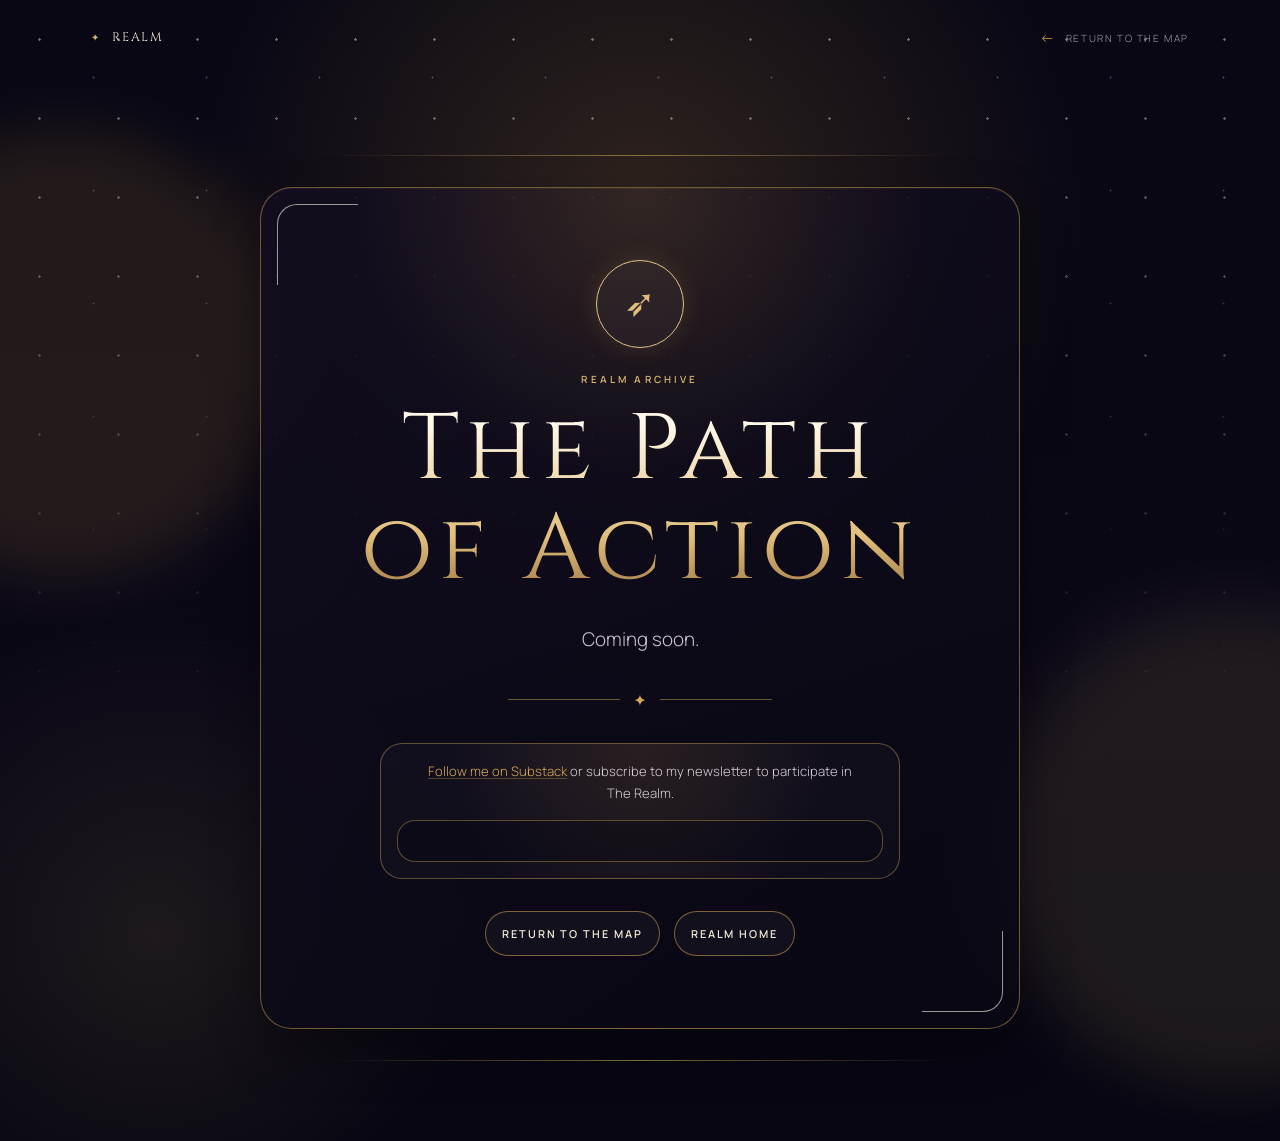
<file: realms/path-of-action.html>
<!doctype html>
<html lang="en">
  <head>
    <meta charset="UTF-8" />
    <meta name="viewport" content="width=device-width, initial-scale=1.0" />
    <meta name="description" content="The Path of Action is coming soon." />
    <title>The Path of Action — Coming Soon — REALM</title>
    <link rel="preconnect" href="https://fonts.googleapis.com" />
    <link rel="preconnect" href="https://fonts.gstatic.com" crossorigin />
    <link href="https://fonts.googleapis.com/css2?family=Cinzel:wght@400;500;600&family=Manrope:wght@300;400;500;600&display=swap" rel="stylesheet" />
    <link rel="stylesheet" href="../styles.css" />
    <link rel="stylesheet" href="realm-page.css" />
    <link rel="stylesheet" href="coming-soon.css" />
  </head>
  <body class="realm-page coming-soon-page" style="--realm-color: #d5a24a">
    <div class="aurora aurora--one" aria-hidden="true"></div>
    <div class="aurora aurora--two" aria-hidden="true"></div>
    <div class="star-field" aria-hidden="true"></div>

    <header class="site-header realm-page__header">
      <a class="brand" href="../index.html" aria-label="REALM home">
        <span class="brand__mark" aria-hidden="true">✦</span>
        <span>REALM</span>
      </a>
      <a class="back-link" href="../index.html#realm-map"><span aria-hidden="true">←</span> Return to the map</a>
    </header>

    <main class="coming-soon" aria-labelledby="realm-title">
      <section class="coming-soon__panel">
        <div class="coming-soon__glyph" aria-hidden="true">➶</div>
        <p class="coming-soon__kicker">Realm archive</p>
        <h1 id="realm-title">The Path of Action</h1>
        <p class="coming-soon__message">Coming soon.</p>
        <div class="coming-soon__divider" aria-hidden="true">✦</div>
        <div class="coming-soon__substack">
          <p><a href="https://substack.com/@adrianschug">Follow me on Substack</a> or subscribe to my newsletter to participate in The Realm.</p>
          <div class="newsletter-embed">
            <script async data-uid="1137d771f3" src="https://adrian-schug.kit.com/1137d771f3/index.js"></script>
          </div>
        </div>
        <div class="coming-soon__actions">
          <a class="coming-soon__link" href="../index.html#realm-map">Return to the map</a>
          <a class="coming-soon__link" href="../index.html">REALM home</a>
        </div>
      </section>
    </main>
  </body>
</html>
</file>
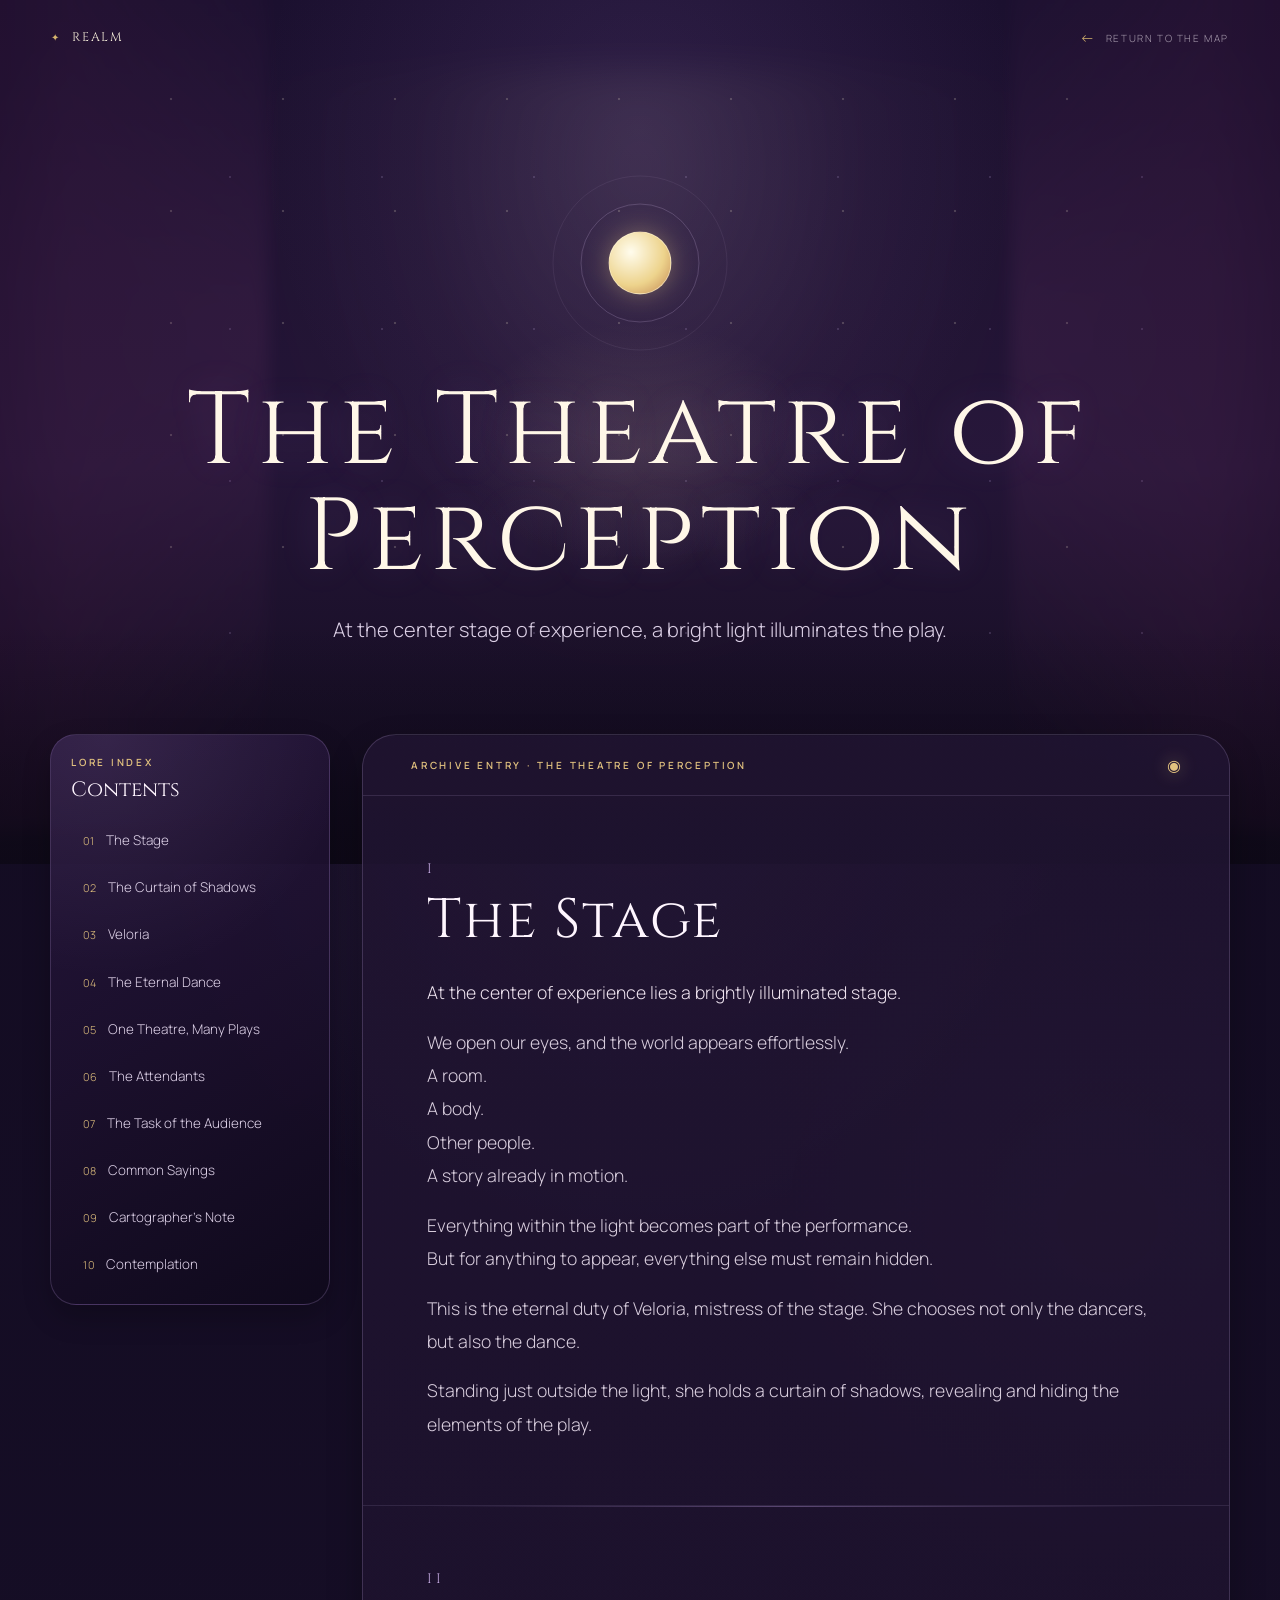
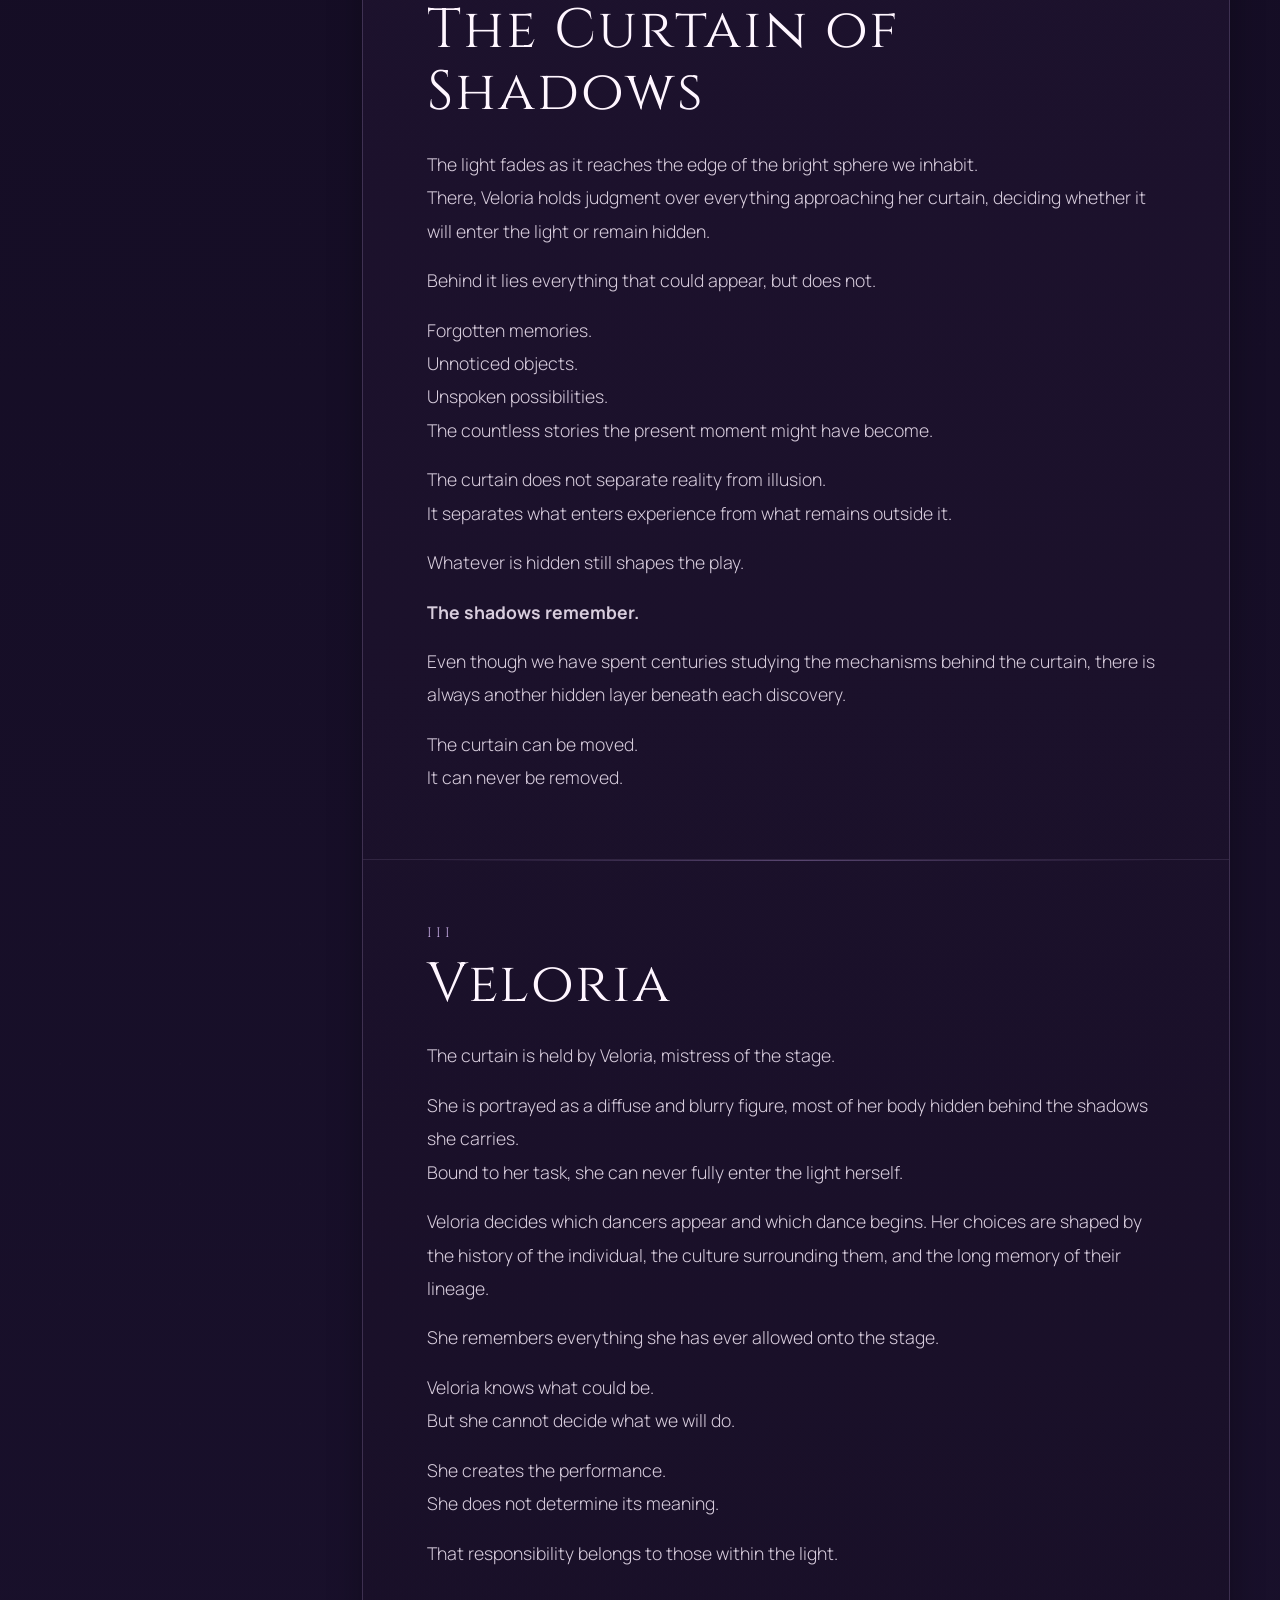
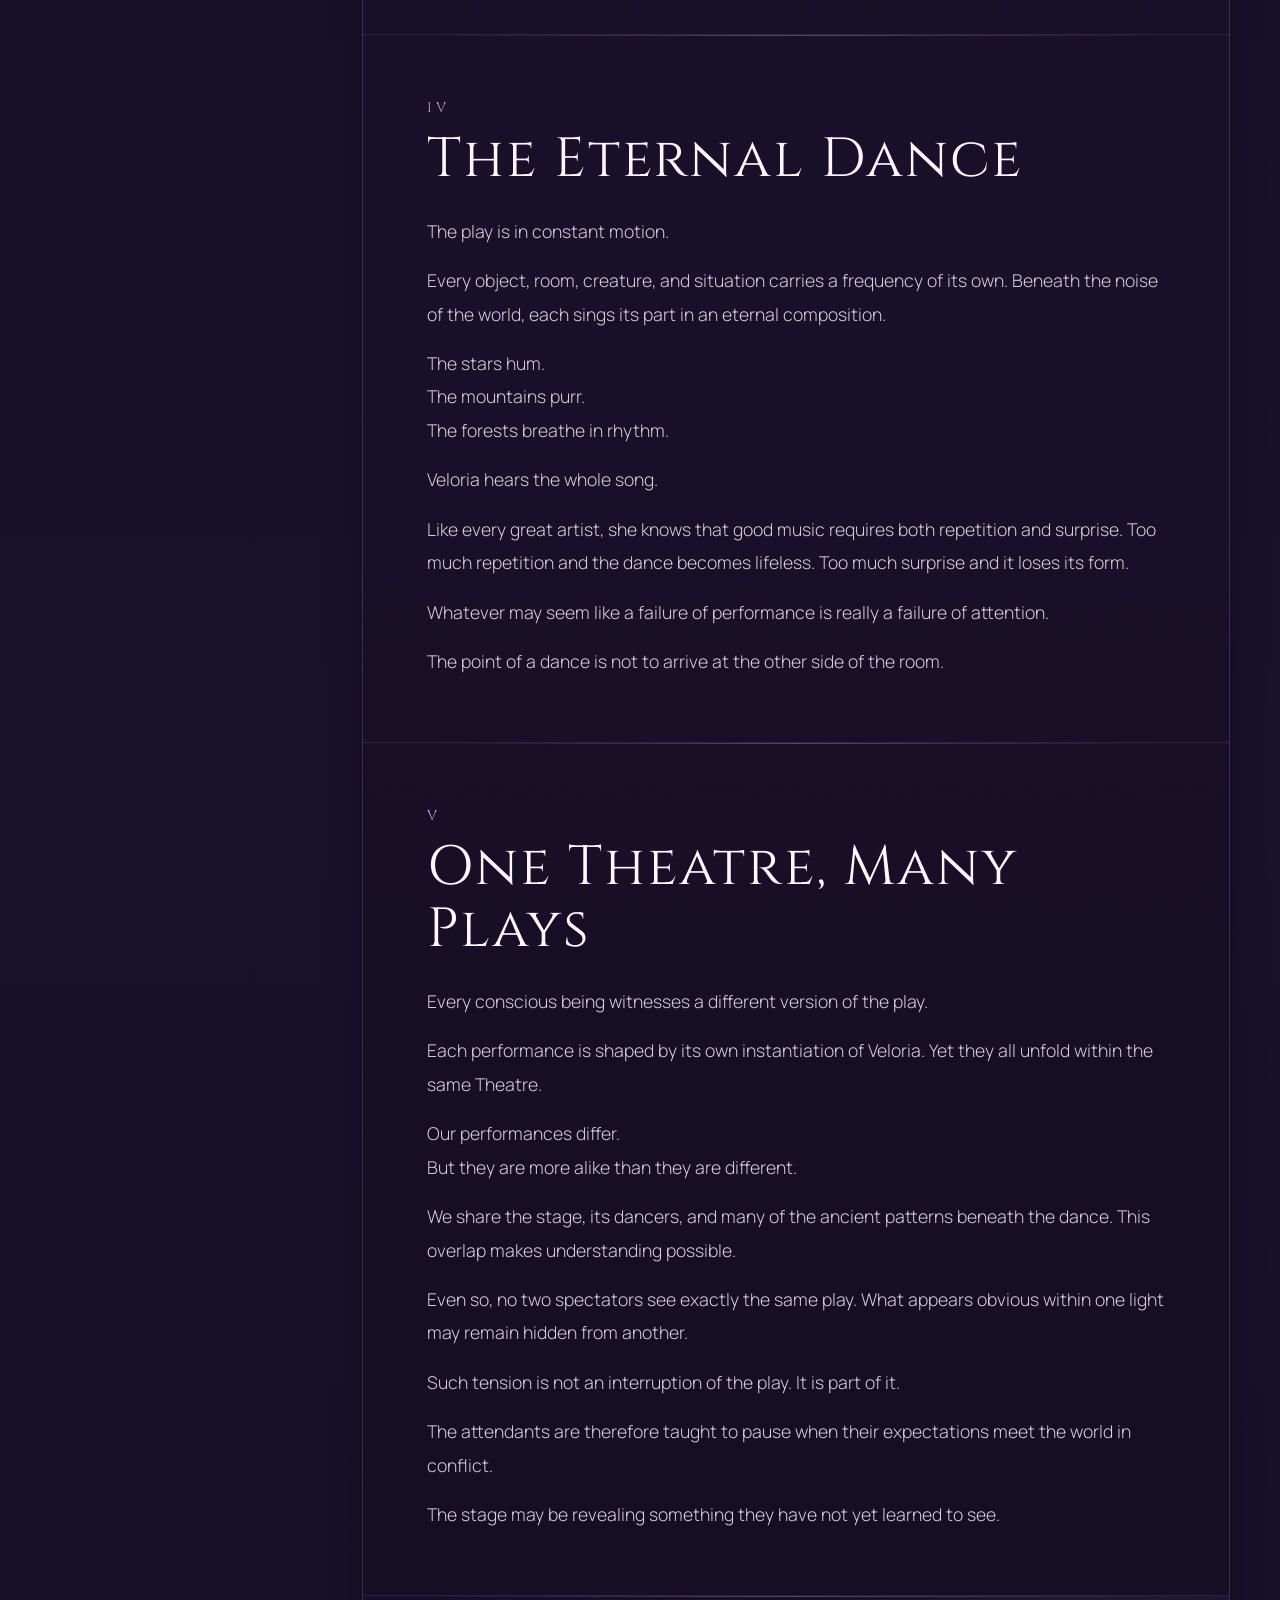
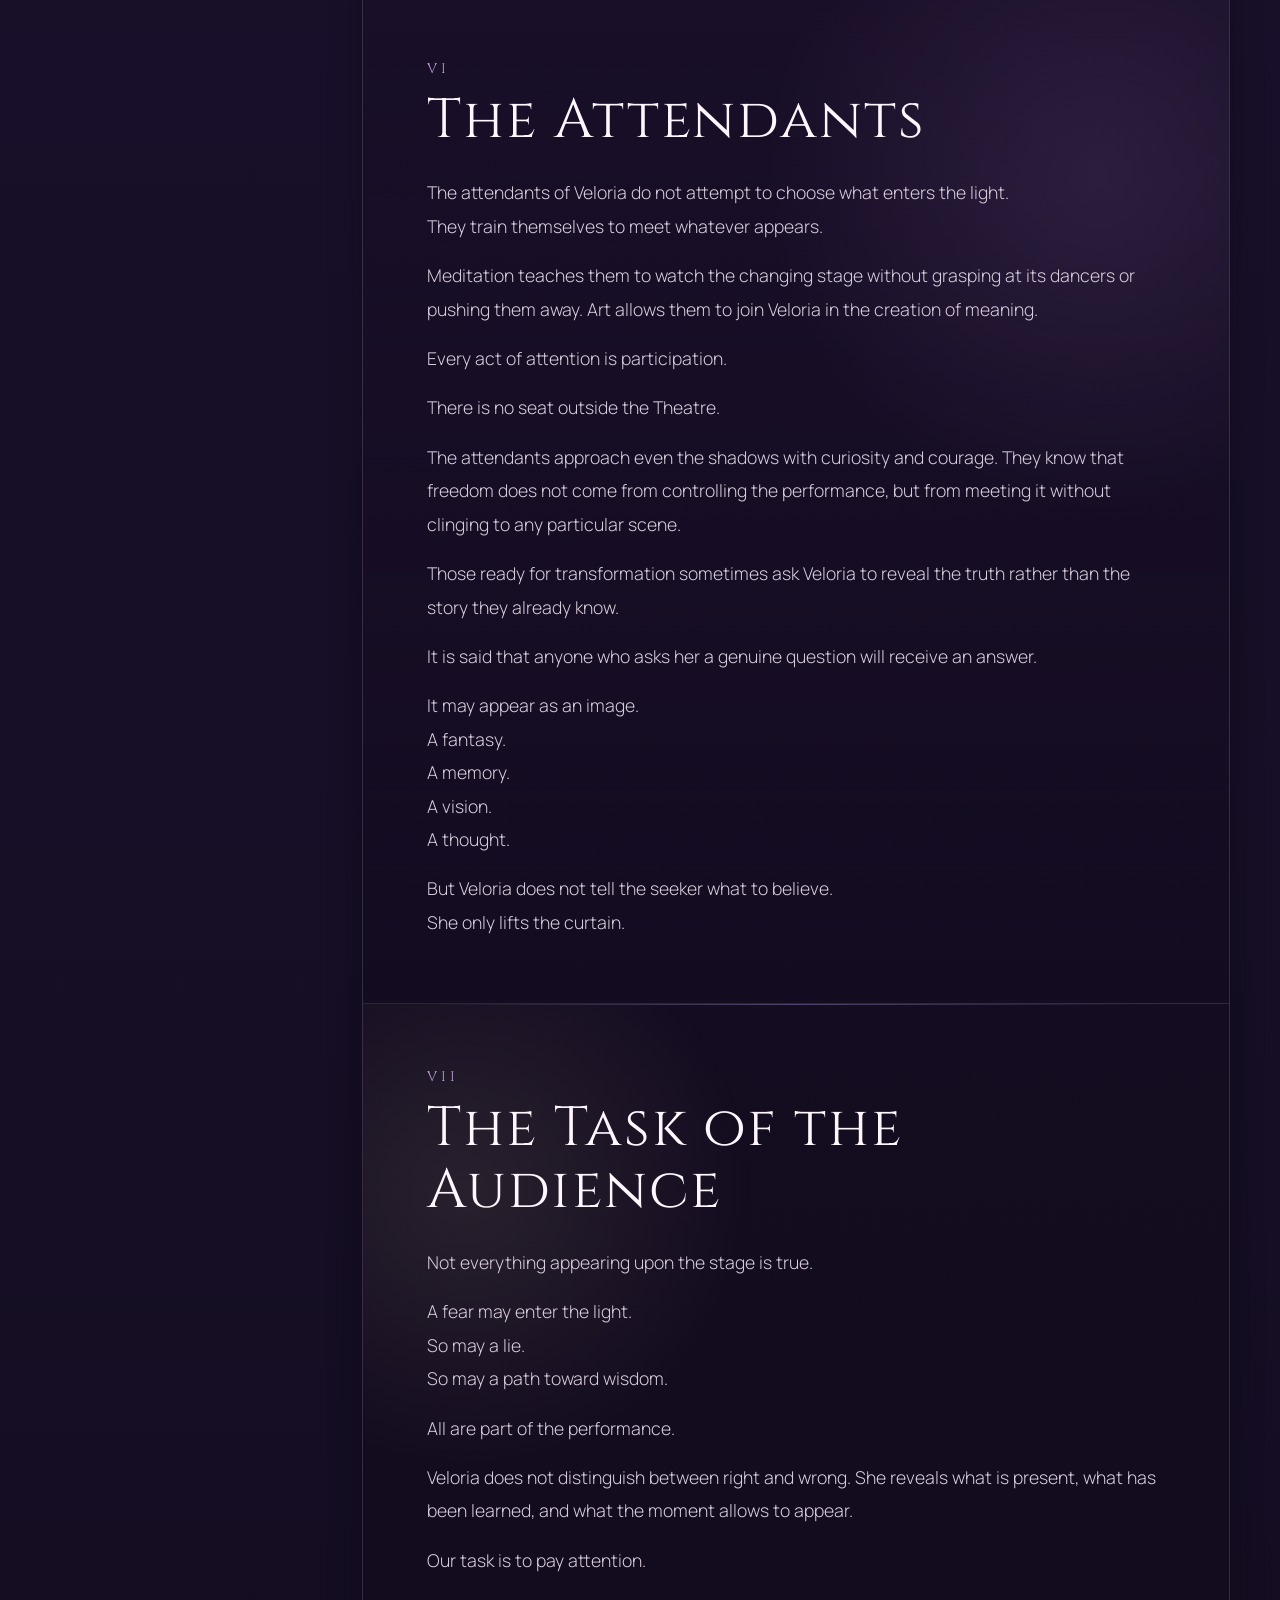
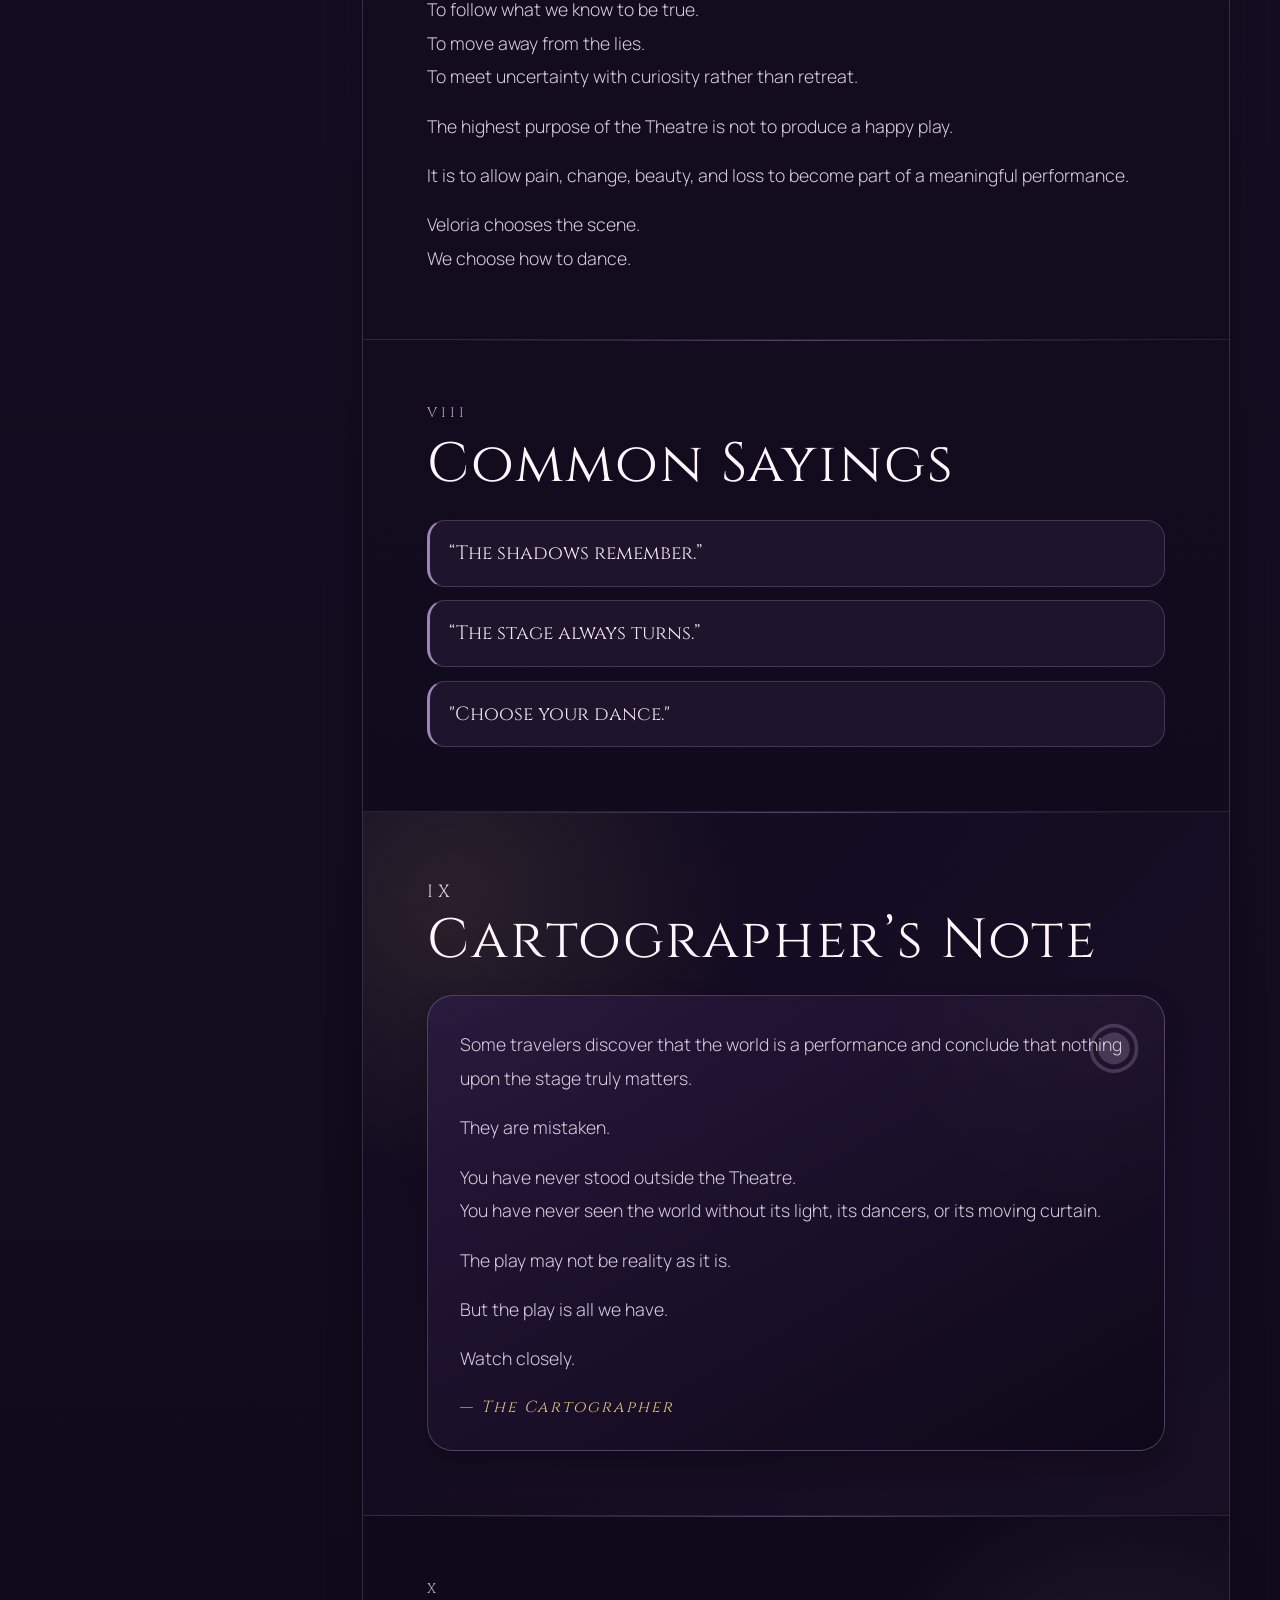
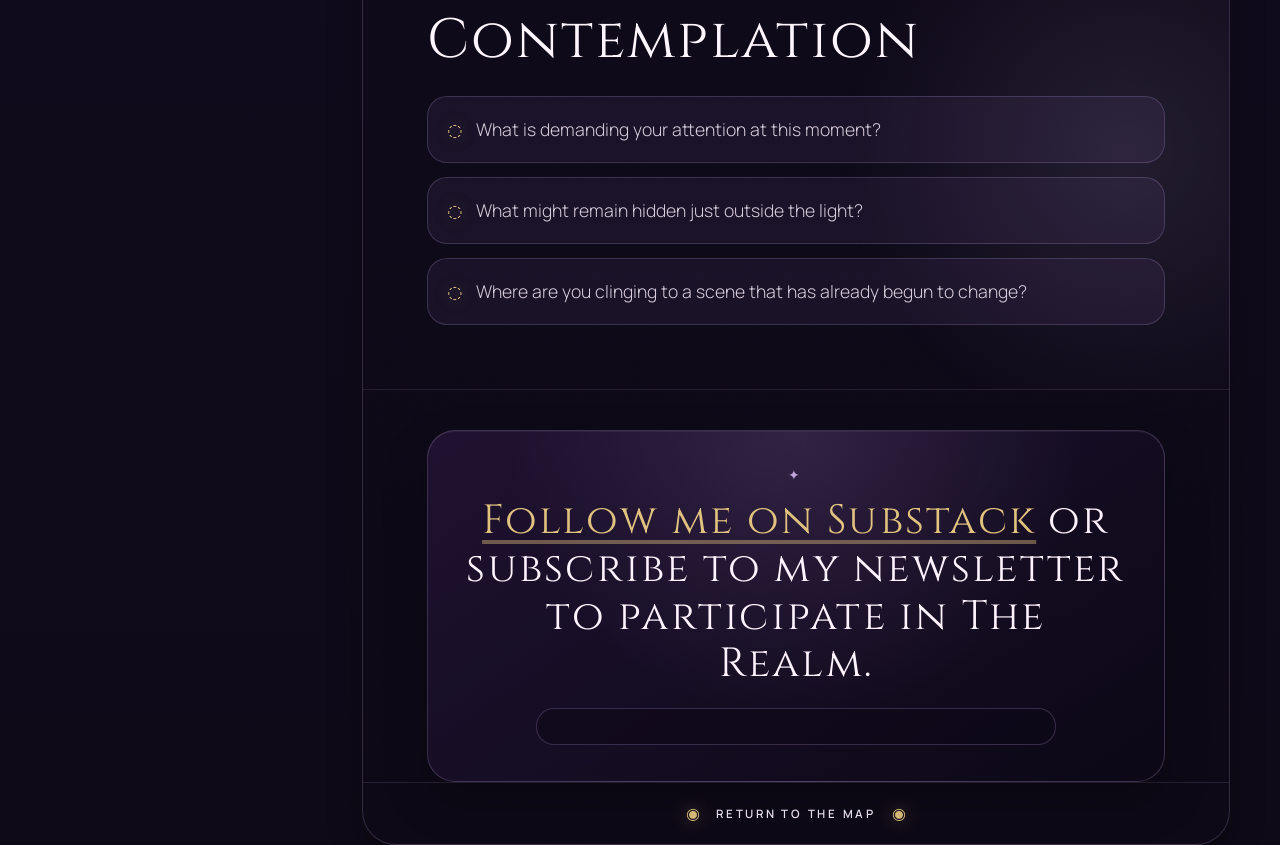
<file: realms/theatre-of-perception.html>
<!doctype html>
<html lang="en">
  <head>
    <meta charset="UTF-8" />
    <meta name="viewport" content="width=device-width, initial-scale=1.0" />
    <meta
      name="description"
      content="At the center stage of experience, a bright light illuminates the play."
    />
    <title>The Theatre of Perception — REALM</title>
    <link rel="preconnect" href="https://fonts.googleapis.com" />
    <link rel="preconnect" href="https://fonts.gstatic.com" crossorigin />
    <link
      href="https://fonts.googleapis.com/css2?family=Cinzel:wght@400;500;600&family=Manrope:wght@300;400;500;600&display=swap"
      rel="stylesheet"
    />
    <link rel="stylesheet" href="../styles.css" />
    <link rel="stylesheet" href="realm-page.css" />
    <link rel="stylesheet" href="theatre-of-perception.css" />
  </head>
  <body class="realm-page theatre-page">
    <div class="theatre-atmosphere" aria-hidden="true">
      <div class="theatre-atmosphere__stars"></div>
      <div class="theatre-atmosphere__curtain theatre-atmosphere__curtain--left"></div>
      <div class="theatre-atmosphere__curtain theatre-atmosphere__curtain--right"></div>
      <div class="theatre-atmosphere__spotlight"></div>
    </div>

    <header class="site-header realm-page__header theatre-header">
      <a class="brand" href="../index.html" aria-label="REALM home">
        <span class="brand__mark" aria-hidden="true">✦</span>
        <span>REALM</span>
      </a>
      <a class="back-link" href="../index.html#realm-map"><span aria-hidden="true">←</span> Return to the map</a>
    </header>

    <main>
      <section class="theatre-hero" aria-labelledby="theatre-title">
        <div class="theatre-hero__lamp" aria-hidden="true">
          <span class="theatre-hero__halo theatre-hero__halo--one"></span>
          <span class="theatre-hero__halo theatre-hero__halo--two"></span>
          <span class="theatre-hero__iris"></span>
        </div>
        <h1 id="theatre-title">The Theatre of Perception</h1>
        <p class="theatre-hero__subtitle">At the center stage of experience, a bright light illuminates the play.</p>
      </section>

      <div class="theatre-layout">
        <aside class="theatre-toc" aria-labelledby="contents-heading">
          <div class="theatre-toc__inner">
            <p class="theatre-toc__label">Lore index</p>
            <h2 id="contents-heading">Contents</h2>
            <nav aria-label="Theatre of Perception contents">
              <ol>
                <li><a href="#stage"><span>01</span>The Stage</a></li>
                <li><a href="#curtain"><span>02</span>The Curtain of Shadows</a></li>
                <li><a href="#veloria"><span>03</span>Veloria</a></li>
                <li><a href="#eternal-dance"><span>04</span>The Eternal Dance</a></li>
                <li><a href="#many-plays"><span>05</span>One Theatre, Many Plays</a></li>
                <li><a href="#attendants"><span>06</span>The Attendants</a></li>
                <li><a href="#audience"><span>07</span>The Task of the Audience</a></li>
                <li><a href="#sayings"><span>08</span>Common Sayings</a></li>
                <li><a href="#cartographers-note"><span>09</span>Cartographer's Note</a></li>
                <li><a href="#contemplation"><span>10</span>Contemplation</a></li>
              </ol>
            </nav>
          </div>
        </aside>

        <article class="theatre-article">
          <header class="theatre-article__header">
            <p>Archive entry · The Theatre of Perception</p>
            <span aria-hidden="true">◉</span>
          </header>

          <section class="theatre-lore-section theatre-lore-section--lead" id="stage" aria-labelledby="stage-heading">
            <p class="theatre-section-number" aria-hidden="true">I</p>
            <h2 id="stage-heading">The Stage</h2>
            <div class="theatre-prose">
              <p>At the center of experience lies a brightly illuminated stage.</p>
              <p>We open our eyes, and the world appears effortlessly.<br />A room.<br />A body.<br />Other people.<br />A story already in motion.</p>
              <p>Everything within the light becomes part of the performance.<br />But for anything to appear, everything else must remain hidden.</p>
              <p>This is the eternal duty of Veloria, mistress of the stage. She chooses not only the dancers, but also the dance.</p>
              <p>Standing just outside the light, she holds a curtain of shadows, revealing and hiding the elements of the play.</p>
            </div>
          </section>

          <section class="theatre-lore-section" id="curtain" aria-labelledby="curtain-heading">
            <p class="theatre-section-number" aria-hidden="true">II</p>
            <h2 id="curtain-heading">The Curtain of Shadows</h2>
            <div class="theatre-prose">
              <p>The light fades as it reaches the edge of the bright sphere we inhabit.<br />There, Veloria holds judgment over everything approaching her curtain, deciding whether it will enter the light or remain hidden.</p>
              <p>Behind it lies everything that could appear, but does not.</p>
              <p>Forgotten memories.<br />Unnoticed objects.<br />Unspoken possibilities.<br />The countless stories the present moment might have become.</p>
              <p>The curtain does not separate reality from illusion.<br />It separates what enters experience from what remains outside it.</p>
              <p>Whatever is hidden still shapes the play.</p>
              <p><strong>The shadows remember.</strong></p>
              <p>Even though we have spent centuries studying the mechanisms behind the curtain, there is always another hidden layer beneath each discovery.</p>
              <p>The curtain can be moved.<br />It can never be removed.</p>
            </div>
          </section>

          <section class="theatre-lore-section" id="veloria" aria-labelledby="veloria-heading">
            <p class="theatre-section-number" aria-hidden="true">III</p>
            <h2 id="veloria-heading">Veloria</h2>
            <div class="theatre-prose">
              <p>The curtain is held by Veloria, mistress of the stage.</p>
              <p>She is portrayed as a diffuse and blurry figure, most of her body hidden behind the shadows she carries.<br />Bound to her task, she can never fully enter the light herself.</p>
              <p>Veloria decides which dancers appear and which dance begins. Her choices are shaped by the history of the individual, the culture surrounding them, and the long memory of their lineage.</p>
              <p>She remembers everything she has ever allowed onto the stage.</p>
              <p>Veloria knows what could be.<br />But she cannot decide what we will do.</p>
              <p>She creates the performance.<br />She does not determine its meaning.</p>
              <p>That responsibility belongs to those within the light.</p>
            </div>
          </section>

          <section class="theatre-lore-section" id="eternal-dance" aria-labelledby="dance-heading">
            <p class="theatre-section-number" aria-hidden="true">IV</p>
            <h2 id="dance-heading">The Eternal Dance</h2>
            <div class="theatre-prose">
              <p>The play is in constant motion.</p>
              <p>Every object, room, creature, and situation carries a frequency of its own. Beneath the noise of the world, each sings its part in an eternal composition.</p>
              <p>The stars hum.<br />The mountains purr.<br />The forests breathe in rhythm.</p>
              <p>Veloria hears the whole song.</p>
              <p>Like every great artist, she knows that good music requires both repetition and surprise. Too much repetition and the dance becomes lifeless. Too much surprise and it loses its form.</p>
              <p>Whatever may seem like a failure of performance is really a failure of attention.</p>
              <p>The point of a dance is not to arrive at the other side of the room.</p>
            </div>
          </section>

          <section class="theatre-lore-section" id="many-plays" aria-labelledby="plays-heading">
            <p class="theatre-section-number" aria-hidden="true">V</p>
            <h2 id="plays-heading">One Theatre, Many Plays</h2>
            <div class="theatre-prose">
              <p>Every conscious being witnesses a different version of the play.</p>
              <p>Each performance is shaped by its own instantiation of Veloria. Yet they all unfold within the same Theatre.</p>
              <p>Our performances differ.<br />But they are more alike than they are different.</p>
              <p>We share the stage, its dancers, and many of the ancient patterns beneath the dance. This overlap makes understanding possible.</p>
              <p>Even so, no two spectators see exactly the same play. What appears obvious within one light may remain hidden from another.</p>
              <p>Such tension is not an interruption of the play. It is part of it.</p>
              <p>The attendants are therefore taught to pause when their expectations meet the world in conflict.</p>
              <p>The stage may be revealing something they have not yet learned to see.</p>
            </div>
          </section>

          <section class="theatre-lore-section theatre-lore-section--attendants" id="attendants" aria-labelledby="attendants-heading">
            <p class="theatre-section-number" aria-hidden="true">VI</p>
            <h2 id="attendants-heading">The Attendants</h2>
            <div class="theatre-prose">
              <p>The attendants of Veloria do not attempt to choose what enters the light.<br />They train themselves to meet whatever appears.</p>
              <p>Meditation teaches them to watch the changing stage without grasping at its dancers or pushing them away. Art allows them to join Veloria in the creation of meaning.</p>
              <p>Every act of attention is participation.</p>
              <p>There is no seat outside the Theatre.</p>
              <p>The attendants approach even the shadows with curiosity and courage. They know that freedom does not come from controlling the performance, but from meeting it without clinging to any particular scene.</p>
              <p>Those ready for transformation sometimes ask Veloria to reveal the truth rather than the story they already know.</p>
              <p>It is said that anyone who asks her a genuine question will receive an answer.</p>
              <p>It may appear as an image.<br />A fantasy.<br />A memory.<br />A vision.<br />A thought.</p>
              <p>But Veloria does not tell the seeker what to believe.<br />She only lifts the curtain.</p>
            </div>
          </section>

          <section class="theatre-lore-section theatre-lore-section--task" id="audience" aria-labelledby="audience-heading">
            <p class="theatre-section-number" aria-hidden="true">VII</p>
            <h2 id="audience-heading">The Task of the Audience</h2>
            <div class="theatre-prose">
              <p>Not everything appearing upon the stage is true.</p>
              <p>A fear may enter the light.<br />So may a lie.<br />So may a path toward wisdom.</p>
              <p>All are part of the performance.</p>
              <p>Veloria does not distinguish between right and wrong. She reveals what is present, what has been learned, and what the moment allows to appear.</p>
              <p>Our task is to pay attention.</p>
              <p>To follow what we know to be true.<br />To move away from the lies.<br />To meet uncertainty with curiosity rather than retreat.</p>
              <p>The highest purpose of the Theatre is not to produce a happy play.</p>
              <p>It is to allow pain, change, beauty, and loss to become part of a meaningful performance.</p>
              <p>Veloria chooses the scene.<br />We choose how to dance.</p>
            </div>
          </section>

          <section class="theatre-lore-section" id="sayings" aria-labelledby="sayings-heading">
            <p class="theatre-section-number" aria-hidden="true">VIII</p>
            <h2 id="sayings-heading">Common Sayings</h2>
            <div class="theatre-sayings">
              <blockquote>“The shadows remember.”</blockquote>
              <blockquote>“The stage always turns.”</blockquote>
              <blockquote>"Choose your dance."</blockquote>
            </div>
          </section>

          <section class="theatre-lore-section theatre-note" id="cartographers-note" aria-labelledby="note-heading">
            <p class="theatre-section-number" aria-hidden="true">IX</p>
            <h2 id="note-heading">Cartographer’s Note</h2>
            <blockquote>
              <p>Some travelers discover that the world is a performance and conclude that nothing upon the stage truly matters.</p>
              <p>They are mistaken.</p>
              <p>You have never stood outside the Theatre.<br />You have never seen the world without its light, its dancers, or its moving curtain.</p>
              <p>The play may not be reality as it is.</p>
              <p>But the play is all we have.</p>
              <p>Watch closely.</p>
              <footer>— <em>The Cartographer</em></footer>
            </blockquote>
          </section>

          <section class="theatre-lore-section theatre-contemplation" id="contemplation" aria-labelledby="contemplation-heading">
            <p class="theatre-section-number" aria-hidden="true">X</p>
            <h2 id="contemplation-heading">Contemplation</h2>
            <div class="theatre-question-list">
              <p>What is demanding your attention at this moment?</p>
              <p>What might remain hidden just outside the light?</p>
              <p>Where are you clinging to a scene that has already begun to change?</p>
            </div>
          </section>

          <section class="theatre-newsletter" aria-labelledby="theatre-newsletter-heading">
            <p class="theatre-section-number" aria-hidden="true">✦</p>
            <h2 id="theatre-newsletter-heading"><a href="https://substack.com/@adrianschug">Follow me on Substack</a> or subscribe to my newsletter to participate in The Realm.</h2>
            <div class="newsletter-embed">
              <script async data-uid="1137d771f3" src="https://adrian-schug.kit.com/1137d771f3/index.js"></script>
            </div>
          </section>

          <footer class="theatre-article__footer">
            <span aria-hidden="true">◉</span>
            <a href="../index.html#realm-map">Return to the map</a>
            <span aria-hidden="true">◉</span>
          </footer>
        </article>
      </div>
    </main>
  </body>
</html>
</file>
<file: styles.css>
:root {
  color-scheme: dark;
  --ink: #f3ead7;
  --ink-muted: #a99daf;
  --night: #080713;
  --night-soft: #100c20;
  --gold: #d8b66e;
  --gold-bright: #f0d599;
  --line: rgba(216, 182, 110, 0.22);
  --serif: "Cinzel", Georgia, serif;
  --sans: "Manrope", system-ui, sans-serif;
}

* { box-sizing: border-box; }
html {
  width: 100%;
  max-width: 100%;
  overflow-x: hidden;
  scroll-behavior: smooth;
}
body {
  position: relative;
  width: 100%;
  max-width: 100%;
  min-width: 0;
  margin: 0;
  overflow-x: hidden;
  color: var(--ink);
  background:
    radial-gradient(circle at 50% 15%, rgba(70, 35, 105, 0.24), transparent 34rem),
    linear-gradient(180deg, #090713 0%, #080711 48%, #0b0915 100%);
  font-family: var(--sans);
  font-weight: 300;
}
body::before {
  position: absolute;
  inset: 0;
  z-index: -1;
  opacity: 0.018;
  background: radial-gradient(circle at 50% 20%, rgba(255, 255, 255, 0.24) 0 1px, transparent 1.5px) 0 0 / 120px 120px;
  content: "";
  pointer-events: none;
}
a { color: inherit; }
button { font: inherit; }
img, svg { max-width: 100%; }
main, section, article, aside, header, footer, div { min-width: 0; }

.aurora {
  position: absolute;
  z-index: -1;
  border-radius: 50%;
  filter: blur(30px);
  opacity: 0.08;
  pointer-events: none;
}
.aurora--one { top: 8rem; left: -10rem; width: 28rem; height: 28rem; background: #663c94; }
.aurora--two { top: 38rem; right: -12rem; width: 30rem; height: 30rem; background: #2b6c87; }
.star-field {
  position: absolute;
  width: 100%;
  max-width: 100%;
  overflow: hidden;
  inset: 0 0 auto;
  z-index: -1;
  height: 64rem;
  opacity: 0.42;
  background-image:
    radial-gradient(circle, #fff 0 1px, transparent 1.5px),
    radial-gradient(circle, #d9b8ff 0 0.7px, transparent 1.2px);
  background-position: 0 0, 37px 21px;
  background-size: 79px 79px, 113px 113px;
  mask-image: linear-gradient(to bottom, #000, transparent 85%);
}

body > header,
body > main,
body > footer,
#top,
.hero,
.cartographer-section,
.mythology-section,
.map-section,
.realms-section {
  width: 100%;
  max-width: 100%;
}

#top {
  position: relative;
  overflow: hidden;
}

.site-header {
  display: flex;
  position: relative;
  z-index: 10;
  align-items: center;
  justify-content: space-between;
  max-width: 1440px;
  margin: 0 auto;
  padding: 1.75rem clamp(1.25rem, 4vw, 4rem);
  color: #c9bbca;
  font-size: 0.67rem;
  letter-spacing: 0.16em;
  text-transform: uppercase;
}
.brand { display: flex; align-items: center; gap: 0.7rem; color: var(--ink); font-family: var(--serif); font-size: 0.78rem; text-decoration: none; }
.brand__mark { color: var(--gold); font-size: 0.65rem; }
.edition { margin: 0; opacity: 0.58; }
.realm-count { display: flex; align-items: center; gap: 0.65rem; margin: 0; }
.realm-count span { color: var(--gold); }

.hero {
  display: flex;
  align-items: center;
  min-height: 620px;
  padding: 6.3rem 1.5rem 8.5rem;
  text-align: center;
  flex-direction: column;
}
.eyebrow, .section-kicker { margin: 0; color: var(--gold); font-size: 0.62rem; font-weight: 500; letter-spacing: 0.38em; text-transform: uppercase; }
.eyebrow { display: flex; align-items: center; gap: 1.15rem; }
.eyebrow span { width: 2rem; height: 1px; background: linear-gradient(90deg, transparent, var(--gold)); }
.eyebrow span:last-child { transform: rotate(180deg); }
.hero h1 {
  margin: 1.3rem 0 0;
  color: transparent;
  background: linear-gradient(180deg, #fff8e8 10%, #ecd9aa 55%, #b88a46 100%);
  background-clip: text;
  font-family: var(--serif);
  font-size: clamp(4.8rem, 12vw, 9.5rem);
  font-weight: 400;
  letter-spacing: 0.18em;
  line-height: 0.95;
  text-indent: 0.18em;
  text-shadow: 0 0 45px rgba(218, 178, 103, 0.1);
}
.subtitle { margin: 1.3rem 0 0; color: #d9cbd4; font-family: var(--serif); font-size: clamp(0.88rem, 1.5vw, 1.12rem); letter-spacing: 0.28em; text-transform: uppercase; }
.introduction { max-width: 820px; margin: 2rem auto 0; color: var(--ink-muted); font-size: clamp(0.78rem, 1.7vw, 0.88rem); line-height: 1.9; white-space: nowrap; }
.scroll-cue { display: flex; align-items: center; gap: 0.9rem; margin-top: auto; padding-top: 5rem; color: #8f8295; font-size: 0.59rem; letter-spacing: 0.24em; text-decoration: none; text-transform: uppercase; flex-direction: column; }
.scroll-cue:hover { color: var(--gold-bright); }
.scroll-cue__line { position: relative; width: 1px; height: 36px; overflow: hidden; background: rgba(216, 182, 110, 0.2); }
.scroll-cue__line::after { position: absolute; width: 1px; height: 14px; background: var(--gold); content: ""; }

.cartographer-section {
  max-width: 1240px;
  margin: 0 auto;
  padding: 1rem clamp(1.25rem, 4vw, 3rem) 8rem;
}

.cartographer-panel {
  display: grid;
  width: 100%;
  position: relative;
  overflow: hidden;
  border: 1px solid rgba(216, 182, 110, 0.24);
  border-radius: 24px;
  background:
    radial-gradient(circle at 82% 40%, rgba(219, 158, 79, 0.13), transparent 28%),
    radial-gradient(circle at 15% 0%, rgba(104, 66, 147, 0.12), transparent 36%),
    linear-gradient(135deg, rgba(24, 18, 38, 0.82), rgba(12, 10, 23, 0.72));
  box-shadow: 0 24px 48px rgba(0, 0, 0, 0.28), inset 0 1px rgba(255, 245, 218, 0.04);
  grid-template-columns: minmax(0, 1.35fr) minmax(320px, 0.65fr);
  backdrop-filter: none;
}

.cartographer-panel::before,
.cartographer-panel::after {
  position: absolute;
  width: 64px;
  height: 64px;
  border-color: rgba(216, 182, 110, 0.45);
  content: "";
  pointer-events: none;
}

.cartographer-panel::before {
  top: 12px;
  left: 12px;
  border-top: 1px solid;
  border-left: 1px solid;
  border-top-left-radius: 12px;
}

.cartographer-panel::after {
  right: 12px;
  bottom: 12px;
  border-right: 1px solid;
  border-bottom: 1px solid;
  border-bottom-right-radius: 12px;
}

.cartographer-copy {
  position: relative;
  min-width: 0;
  z-index: 2;
  padding: clamp(2.25rem, 5vw, 4.5rem);
}

.cartographer-copy h2 {
  margin: 0.75rem 0 0;
  font-family: var(--serif);
  font-size: clamp(2rem, 4.2vw, 3.6rem);
  font-weight: 400;
  letter-spacing: 0.035em;
  line-height: 1.15;
}

.cartographer-copy__body {
  max-width: 680px;
  margin-top: 1.8rem;
  color: #bcb0c1;
  font-size: clamp(0.8rem, 1.3vw, 0.92rem);
  line-height: 1.9;
}

.cartographer-copy__body p {
  margin: 0;
}

.cartographer-copy__body p + p {
  margin-top: 1rem;
}

.cartographer-insight {
  display: flex;
  align-items: flex-start;
  gap: 0.85rem;
  max-width: 650px;
  margin: 2rem 0 0;
  padding: 1rem 1.15rem;
  border-left: 1px solid var(--gold);
  color: #e6d8bd;
  background: linear-gradient(90deg, rgba(216, 182, 110, 0.09), transparent);
  font-family: var(--serif);
  font-size: clamp(0.72rem, 1.2vw, 0.82rem);
  letter-spacing: 0.035em;
  line-height: 1.75;
}

.cartographer-insight > span:first-child {
  flex: 0 0 auto;
  margin-top: 0.1rem;
  color: var(--gold-bright);
  font-size: 0.65rem;
}

.cartographer-visual {
  display: grid;
  min-width: 0;
  position: relative;
  min-height: 480px;
  overflow: hidden;
  border-left: 1px solid rgba(216, 182, 110, 0.12);
  background:
    linear-gradient(180deg, rgba(74, 47, 93, 0.12), transparent 55%),
    radial-gradient(ellipse at 50% 88%, rgba(216, 182, 110, 0.09), transparent 48%);
  place-items: center;
}

.cartographer-visual::before {
  position: absolute;
  inset: 9% 10%;
  border: 1px solid rgba(216, 182, 110, 0.1);
  border-radius: 50% 50% 44% 44%;
  content: "";
}

.cartographer-aura {
  position: absolute;
  top: 52%;
  left: 50%;
  width: 280px;
  height: 280px;
  border: 1px solid rgba(232, 187, 99, 0.12);
  border-radius: 50%;
  box-shadow: inset 0 0 40px rgba(109, 72, 145, 0.08);
  transform: translate(-50%, -50%);
}

.cartographer-aura::before,
.cartographer-aura::after {
  position: absolute;
  inset: 22px;
  border: 1px dashed rgba(216, 182, 110, 0.12);
  border-radius: 50%;
  content: "";
  transform: rotate(10deg);
}

.cartographer-aura::after {
  inset: 49px;
  border-style: solid;
  transform: rotate(-14deg);
}

.cartographer-figure {
  position: relative;
  z-index: 2;
  width: 190px;
  height: 260px;
  margin-top: 2rem;
}

.cartographer-head {
  position: absolute;
  top: 20px;
  left: 76px;
  z-index: 3;
  width: 42px;
  height: 50px;
  border: 1px solid rgba(239, 207, 145, 0.42);
  border-radius: 48% 48% 45% 45%;
  background: radial-gradient(circle at 50% 38%, #d7b584 0 5%, #6f5265 35%, #21192b 72%);
  box-shadow: 0 0 25px rgba(221, 175, 96, 0.16);
}

.cartographer-head::before {
  position: absolute;
  inset: -12px -14px -9px;
  z-index: -1;
  border-radius: 50% 50% 38% 38%;
  background: linear-gradient(180deg, #33243e 15%, #171220 100%);
  clip-path: polygon(50% 0, 91% 30%, 100% 100%, 0 100%, 9% 30%);
  content: "";
}

.cartographer-cloak {
  position: absolute;
  top: 64px;
  left: 35px;
  width: 120px;
  height: 177px;
  border: 1px solid rgba(196, 160, 116, 0.2);
  border-radius: 50% 50% 16% 16%;
  background:
    linear-gradient(80deg, transparent 48%, rgba(216, 182, 110, 0.14) 49% 50%, transparent 51%),
    linear-gradient(135deg, #34253e, #171421 62%, #0d0b14);
  box-shadow: 0 24px 28px rgba(0, 0, 0, 0.42);
  clip-path: polygon(38% 0, 62% 0, 82% 19%, 100% 100%, 0 100%, 18% 19%);
}

.cartographer-cloak::after {
  position: absolute;
  top: 35px;
  left: 50%;
  width: 1px;
  height: 124px;
  background: linear-gradient(transparent, rgba(216, 182, 110, 0.26), transparent);
  content: "";
}

.cartographer-arm {
  position: absolute;
  top: 104px;
  right: 21px;
  z-index: 4;
  width: 59px;
  height: 15px;
  border-radius: 20px;
  background: #211827;
  transform: rotate(18deg);
  transform-origin: left center;
}

.cartographer-lantern {
  position: absolute;
  top: 122px;
  right: -4px;
  z-index: 5;
  width: 31px;
  height: 43px;
  border: 1px solid #af824b;
  border-radius: 6px 6px 10px 10px;
  background: rgba(73, 42, 25, 0.78);
  box-shadow: 0 0 18px rgba(245, 175, 70, 0.36);
}

.cartographer-lantern__handle {
  position: absolute;
  top: -12px;
  left: 6px;
  width: 17px;
  height: 16px;
  border: 1px solid #9f7649;
  border-bottom: 0;
  border-radius: 50% 50% 0 0;
}

.cartographer-lantern__light {
  position: absolute;
  inset: 7px 6px;
  border-radius: 50%;
  background: #ffd778;
  box-shadow: 0 0 13px #f6a73c;
}

.cartographer-map {
  position: absolute;
  top: 112px;
  left: 8px;
  z-index: 5;
  width: 65px;
  height: 48px;
  border: 1px solid rgba(120, 81, 46, 0.75);
  border-radius: 3px;
  background: linear-gradient(90deg, #cba971 49%, #b89563 50%);
  box-shadow: 0 6px 14px rgba(0, 0, 0, 0.35);
  transform: rotate(-10deg);
}

.cartographer-map::before,
.cartographer-map::after,
.cartographer-map span {
  position: absolute;
  content: "";
}

.cartographer-map::before {
  inset: 7px 9px;
  opacity: 0.55;
  background:
    linear-gradient(28deg, transparent 42%, #755b3e 43% 46%, transparent 47%),
    radial-gradient(circle at 68% 30%, transparent 0 5px, #755b3e 6px 7px, transparent 8px);
}

.cartographer-map::after {
  top: 0;
  bottom: 0;
  left: 50%;
  width: 1px;
  background: rgba(93, 66, 42, 0.4);
}

.cartographer-ground {
  position: absolute;
  bottom: 85px;
  left: 50%;
  width: 230px;
  height: 34px;
  border-radius: 50%;
  background: radial-gradient(ellipse, rgba(218, 168, 85, 0.18), transparent 67%);
  filter: blur(3px);
  transform: translateX(-50%);
}

.cartographer-star {
  position: absolute;
  z-index: 3;
  color: #dec88f;
  text-shadow: 0 0 10px currentColor;
}

.cartographer-star--one { top: 18%; left: 20%; font-size: 0.65rem; }
.cartographer-star--two { top: 32%; right: 16%; color: #b7a3cd; font-size: 1.4rem; }
.cartographer-star--three { right: 25%; bottom: 25%; font-size: 0.55rem; }

.cartographer-visual__caption {
  position: absolute;
  right: 0;
  bottom: 2.1rem;
  left: 0;
  margin: 0;
  color: #746a7b;
  font-family: var(--serif);
  font-size: 0.52rem;
  letter-spacing: 0.2em;
  text-align: center;
  text-transform: uppercase;
}

.mythology-section {
  max-width: 820px;
  margin: 0 auto;
  padding: 0 clamp(1.5rem, 5vw, 3rem) 6.5rem;
  text-align: center;
}

.mythology-section h2 {
  margin: 0.8rem 0 0;
  font-family: var(--serif);
  font-size: clamp(1.45rem, 3.5vw, 2.35rem);
  font-weight: 400;
  letter-spacing: 0.04em;
  line-height: 1.35;
}

.mythology-section > p:last-child {
  max-width: 710px;
  margin: 1.2rem auto 0;
  color: var(--ink-muted);
  font-size: 0.8rem;
  line-height: 1.9;
}

.mythology-section > p:last-child::before,
.mythology-section > p:last-child::after {
  color: var(--gold);
  content: " ✦ ";
}

.map-section { padding: 1rem clamp(1rem, 3vw, 3rem) 7rem; }
.section-heading { margin-bottom: 2.5rem; text-align: center; }
.section-heading h2 { margin: 0.75rem 0 0; font-family: var(--serif); font-size: clamp(1.7rem, 4vw, 2.8rem); font-weight: 400; letter-spacing: 0.05em; }
.section-heading > p:last-child { margin: 0.8rem 0 0; color: var(--ink-muted); font-size: 0.75rem; letter-spacing: 0.07em; }
.map-frame { position: relative; max-width: 1440px; margin: auto; padding: clamp(0.35rem, 0.8vw, 0.65rem); border: 1px solid var(--line); background: rgba(17, 12, 28, 0.65); box-shadow: 0 24px 48px rgba(0, 0, 0, 0.42); }
.map-frame::before, .map-frame::after { position: absolute; z-index: 3; width: 52px; height: 52px; border-color: rgba(231, 197, 128, 0.6); content: ""; pointer-events: none; }
.map-frame::before { top: -5px; left: -5px; border-top: 1px solid; border-left: 1px solid; }
.map-frame::after { right: -5px; bottom: -5px; border-right: 1px solid; border-bottom: 1px solid; }
.map-frame__ornament { position: absolute; top: -9px; left: 50%; z-index: 5; width: 30px; color: var(--gold); background: var(--night); font-size: 0.7rem; text-align: center; transform: translateX(-50%); }
.map-stage { position: relative; width: 100%; max-width: 100%; overflow: hidden; background: #0a0813; }
.realm-map { display: block; width: 100%; height: auto; transition: none; }
.map-stage.has-active-realm .realm-map { filter: none; }
.hotspot-layer { position: absolute; inset: 0; width: 100%; height: 100%; }
.realm-hotspot { fill: transparent; stroke: transparent; stroke-width: 1.5px; cursor: pointer; transition: none; vector-effect: non-scaling-stroke; }
.hotspot-layer a:focus { outline: none; }
.hotspot-layer a.is-active .realm-hotspot, .hotspot-layer a:focus .realm-hotspot { fill: color-mix(in srgb, var(--realm-color) 7%, transparent); stroke: color-mix(in srgb, var(--realm-color) 30%, transparent); }
.hotspot-marker { opacity: 0.56; pointer-events: none; transition: none; }
.hotspot-marker__ring { fill: rgba(8, 7, 19, 0.45); stroke: rgba(243, 234, 215, 0.75); stroke-width: 1px; vector-effect: non-scaling-stroke; }
.hotspot-marker__core { fill: #fff2cb; }
.hotspot-marker__pulse { fill: none; stroke: rgba(243, 234, 215, 0.28); stroke-width: 1px; transform-origin: center; vector-effect: non-scaling-stroke; }
.hotspot-layer a.is-active .hotspot-marker { opacity: 1; }
.map-tooltip { display: flex; position: absolute; z-index: 5; align-items: center; gap: 0.75rem; min-width: 190px; padding: 0.75rem 1rem; border: 1px solid color-mix(in srgb, var(--realm-color) 42%, transparent); opacity: 0; background: rgba(10, 8, 20, 0.88); box-shadow: 0 12px 36px rgba(0, 0, 0, 0.38); pointer-events: none; transform: translate(-50%, calc(-100% - 38px)); transition: none; }
.map-tooltip.is-visible { opacity: 1; transform: translate(-50%, calc(-100% - 38px)); }
.map-tooltip__glyph { display: grid; width: 31px; height: 31px; border: 1px solid var(--realm-color); border-radius: 50%; color: var(--realm-color); font-size: 1rem; place-items: center; }
.map-tooltip__content { display: flex; flex-direction: column; }
.map-tooltip strong { font-family: var(--serif); font-size: 0.69rem; font-weight: 500; letter-spacing: 0.04em; white-space: nowrap; }
.map-tooltip small { margin-top: 0.2rem; color: var(--ink-muted); font-size: 0.52rem; letter-spacing: 0.14em; text-transform: uppercase; }
.map-frame__footer { display: flex; position: absolute; right: 0; bottom: -25px; left: 0; align-items: center; justify-content: center; gap: 0.75rem; color: var(--gold); font-size: 0.5rem; }
.map-frame__footer span { width: 48px; height: 1px; background: linear-gradient(90deg, transparent, var(--line)); }
.map-frame__footer span:last-child { transform: rotate(180deg); }

.realms-section { max-width: 1240px; margin: 0 auto; padding: 5rem clamp(1.25rem, 4vw, 3rem) 9rem; }
.section-heading--compact { margin-bottom: 3rem; }
.realm-grid { display: grid; border-top: 1px solid var(--line); border-left: 1px solid var(--line); grid-template-columns: repeat(3, 1fr); }
.realm-card { display: grid; position: relative; min-height: 240px; padding: 1.8rem; overflow: hidden; border-right: 1px solid var(--line); border-bottom: 1px solid var(--line); color: inherit; background: rgba(17, 13, 29, 0.36); text-decoration: none; transition: none; grid-template-columns: 24px 1fr auto; grid-template-rows: auto 1fr; }
.realm-card::before { position: absolute; inset: 0; opacity: 0; background: radial-gradient(circle at 50% 15%, color-mix(in srgb, var(--realm-color) 18%, transparent), transparent 62%); content: ""; transition: none; }
.realm-card::after { position: absolute; right: 1rem; bottom: 0; left: 1rem; height: 1px; background: var(--realm-color); content: ""; transform: scaleX(0); transition: none; }
.realm-card:hover, .realm-card:focus-visible, .realm-card.is-active { z-index: 2; outline: none; background: rgba(29, 22, 44, 0.78); }
.realm-card:hover::before, .realm-card:focus-visible::before, .realm-card.is-active::before { opacity: 1; }
.realm-card:hover::after, .realm-card:focus-visible::after, .realm-card.is-active::after { transform: scaleX(1); }
.realm-card__number { position: relative; color: var(--realm-color); font-family: var(--serif); font-size: 0.58rem; }
.realm-card__glyph { position: relative; color: var(--realm-color); font-size: 1.8rem; line-height: 1; grid-column: 2; }
.realm-card__body { display: flex; position: relative; margin-top: 1.35rem; grid-column: 2 / 4; flex-direction: column; }
.realm-card__name { font-family: var(--serif); font-size: 1.03rem; line-height: 1.45; }
.realm-card__deity { margin-top: 0.45rem; color: color-mix(in srgb, var(--realm-color) 72%, white); font-family: var(--serif); font-size: 0.54rem; letter-spacing: 0.045em; line-height: 1.55; }
.realm-card__description { margin-top: 0.7rem; color: var(--ink-muted); font-size: 0.72rem; line-height: 1.7; }
.realm-card__prompt { margin-top: auto; padding-top: 1.2rem; color: color-mix(in srgb, var(--realm-color) 75%, white); font-family: var(--serif); font-size: 0.57rem; letter-spacing: 0.06em; }
.realm-card__arrow { position: relative; color: #706879; font-size: 0.8rem; transition: none; }
.realm-card:hover .realm-card__arrow { color: var(--realm-color); }

.site-footer { display: flex; align-items: center; justify-content: center; gap: 2rem; padding: 2.5rem 1.5rem; border-top: 1px solid rgba(216, 182, 110, 0.12); color: #756b79; text-align: center; }
.site-footer p { margin: 0; font-family: var(--serif); font-size: 0.58rem; letter-spacing: 0.18em; text-transform: uppercase; }
.footer-sigil { color: #826f50; }

@keyframes cartographer-orbit {
  to { transform: rotate(360deg); }
}

@keyframes lantern-flicker {
  0%, 100% { opacity: 0.85; transform: scale(0.94); }
  50% { opacity: 1; transform: scale(1.06); }
}

@keyframes dust-drift {
  0%, 100% { opacity: 0.4; transform: translateY(0); }
  50% { opacity: 0.9; transform: translateY(-7px); }
}

@keyframes descend { 0% { top: -14px; } 70%, 100% { top: 36px; } }
@keyframes breathe { 0%, 100% { opacity: 0.25; transform: scale(0.85); } 50% { opacity: 0.75; transform: scale(1.12); } }

@media (max-width: 800px) {
  .edition { display: none; }
  .cartographer-section { padding-bottom: 6rem; }
  .cartographer-panel { grid-template-columns: 1fr; }
  .cartographer-visual { min-height: 390px; border-top: 1px solid rgba(216, 182, 110, 0.12); border-left: 0; }
  .cartographer-figure { transform: scale(0.9); }
  .hero { min-height: 560px; padding-top: 5rem; }
  .hero h1 { font-size: clamp(4rem, 20vw, 7rem); }
  .subtitle { font-size: 0.72rem; letter-spacing: 0.2em; }
  .map-section { padding-right: 0.6rem; padding-left: 0.6rem; }
  .hotspot-marker { transform-box: fill-box; transform-origin: center; }
  .map-tooltip { min-width: 150px; padding: 0.55rem 0.65rem; }
  .map-tooltip__glyph { display: none; }
  .map-tooltip strong { font-size: 0.55rem; }
  .realm-grid { grid-template-columns: repeat(2, 1fr); }
}

@media (max-width: 520px) {
  html, body, #top { width: 100vw; max-width: 100vw; }
  body > header, body > main, body > footer { max-width: 100vw; overflow-x: hidden; }
  .aurora--one { left: -35vw; width: 90vw; height: 90vw; }
  .aurora--two { right: -38vw; width: 96vw; height: 96vw; }
  .hero, .cartographer-section, .mythology-section, .map-section, .realms-section { max-width: 100vw; }
  .site-header { gap: 0.75rem; width: 100%; padding: 1.25rem; }
  .site-header > * { min-width: 0; }
  .brand { flex: 0 0 auto; }
  .back-link { justify-content: flex-end; max-width: 62%; line-height: 1.45; text-align: right; white-space: normal; }
  .realm-count { flex: 0 0 auto; }
  .cartographer-section { padding-right: 0.8rem; padding-left: 0.8rem; }
  .cartographer-panel { width: 100%; max-width: 100%; border-radius: 18px; }
  .cartographer-copy, .cartographer-copy__body, .cartographer-insight { max-width: 100%; }
  .cartographer-visual { width: 100%; max-width: 100%; overflow: hidden; }
  .cartographer-copy { width: 100%; padding: 2rem 1.4rem 2.25rem; }
  .cartographer-copy h2, .section-heading h2, .mythology-section h2 { overflow-wrap: anywhere; }
  .cartographer-copy__body { font-size: 0.78rem; line-height: 1.8; }
  .introduction { white-space: normal; }
  .cartographer-insight { padding: 0.9rem; font-size: 0.68rem; }
  .cartographer-visual { min-height: 340px; }
  .cartographer-figure { margin-top: 0; transform: scale(0.78); }
  .cartographer-visual__caption { bottom: 1.5rem; }
  .realm-count { font-size: 0; }
  .realm-count span { font-size: 0.75rem; }
  .hero { min-height: 510px; padding-right: 1rem; padding-left: 1rem; overflow: hidden; }
  .eyebrow { max-width: 100%; gap: 0.65rem; font-size: 0.52rem; letter-spacing: 0.24em; text-align: center; }
  .eyebrow span { width: clamp(0.75rem, 5vw, 1.4rem); flex: 0 1 auto; }
  .subtitle { max-width: 100%; font-size: 0.64rem; letter-spacing: 0.13em; line-height: 1.7; overflow-wrap: anywhere; }
  .introduction { width: 100%; max-width: 32rem; }
  .hero h1 { max-width: 100%; font-size: clamp(3.2rem, 18vw, 6rem); letter-spacing: 0.08em; overflow-wrap: anywhere; text-indent: 0.08em; }
  .introduction { font-size: 0.78rem; }
  .map-frame { padding: 3px; }
  .map-tooltip { display: none; }
  .hotspot-marker__ring { r: 34px; }
  .hotspot-marker__pulse { r: 46px; }
  .realm-grid { grid-template-columns: 1fr; }
  .realm-card { width: 100%; min-height: 215px; }
  .realm-card__name, .realm-card__deity, .realm-card__description, .realm-card__prompt { overflow-wrap: anywhere; }
  .site-footer { gap: 0.8rem; width: 100%; }
  .site-footer p { min-width: 0; overflow-wrap: anywhere; }
}

@media (prefers-reduced-motion: reduce) {
  html { scroll-behavior: auto; }
  *, *::before, *::after { animation-duration: 0.01ms !important; animation-iteration-count: 1 !important; transition-duration: 0.01ms !important; }
}

.substack-section {
  width: min(680px, calc(100% - 2rem));
  margin: clamp(1.5rem, 5vw, 3.5rem) auto 0;
  padding-bottom: clamp(2rem, 5vw, 4rem);
}

.substack-card {
  position: relative;
  overflow: hidden;
  padding: clamp(1.15rem, 3vw, 1.7rem);
  border: 1px solid rgba(216, 182, 110, 0.18);
  border-radius: 24px;
  background: linear-gradient(145deg, rgba(18, 13, 31, 0.46), rgba(9, 8, 19, 0.58));
  box-shadow: 0 18px 40px rgba(0, 0, 0, 0.18), inset 0 1px rgba(255, 255, 255, 0.04);
  text-align: center;
}

.substack-card::before {
  position: absolute;
  inset: 0;
  background: radial-gradient(circle at 50% 0%, rgba(216, 182, 110, 0.12), transparent 16rem);
  content: "";
  pointer-events: none;
}

.substack-card > * {
  position: relative;
}

.substack-card h2 {
  margin: 0.45rem 0 0;
  color: var(--cream);
  font-family: var(--serif);
  font-size: clamp(1.35rem, 3vw, 2rem);
  font-weight: 400;
  letter-spacing: 0.08em;
  text-transform: uppercase;
}

.substack-card p:not(.section-kicker) {
  margin: 0.65rem auto 0;
  max-width: 34rem;
  color: var(--muted);
}

.substack-embed {
  display: block;
  width: min(480px, 100%);
  max-width: 100%;
  margin: 1rem auto 0;
}

.newsletter-embed {
  width: min(520px, 100%);
  margin: 1.25rem auto 0;
  padding: clamp(0.75rem, 2vw, 1.1rem);
  border: 1px solid rgba(216, 182, 110, 0.12);
  border-radius: 18px;
  background: rgba(8, 7, 19, 0.42);
}

.newsletter-embed > * {
  max-width: 100%;
}

.newsletter-embed a,
.substack-card a {
  color: var(--gold);
  text-decoration-color: rgba(216, 182, 110, 0.42);
  text-underline-offset: 0.16em;
}
</file>
<file: realms/realm-page.css>
.realm-page {
  --realm-color: var(--gold);
  width: 100%;
  max-width: 100%;
  min-height: 100vh;
  overflow-x: hidden;
  overflow-x: clip;
}

.realm-page .star-field { position: fixed; height: 100vh; }
.realm-page__header { max-width: 1200px; }

.back-link {
  display: inline-flex;
  align-items: center;
  gap: 0.65rem;
  color: var(--ink-muted);
  font-size: 0.62rem;
  letter-spacing: 0.16em;
  text-decoration: none;
  text-transform: uppercase;
  transition: none;
}
.back-link span { color: var(--realm-color); font-size: 0.9rem; transition: none; }
.back-link:hover, .back-link:focus-visible { color: var(--ink); outline: none; }
.back-link:hover span, .back-link:focus-visible span { transform: translateX(-3px); }

.realm-page__main {
  width: min(1180px, calc(100% - 2.5rem));
  max-width: 100%;
  margin: 0 auto;
  padding: 5rem 0 8rem;
}

.realm-entry {
  display: flex;
  position: relative;
  align-items: center;
  max-width: 820px;
  margin: 0 auto 5rem;
  text-align: center;
  flex-direction: column;
}
.realm-entry::before {
  position: absolute;
  top: 4.5rem;
  left: 50%;
  z-index: -1;
  width: min(34rem, 82vw);
  height: min(34rem, 82vw);
  border-radius: 50%;
  opacity: 0.13;
  background: var(--realm-color);
  content: "";
  filter: blur(28px);
  transform: translate(-50%, -50%);
}
.realm-entry__number, .realm-panel__kicker {
  margin: 0;
  color: var(--realm-color);
  font-family: var(--serif);
  font-size: 0.6rem;
  letter-spacing: 0.25em;
  text-transform: uppercase;
}
.realm-entry__sigil {
  display: grid;
  width: 88px;
  height: 88px;
  margin-top: 1.5rem;
  border: 1px solid color-mix(in srgb, var(--realm-color) 55%, transparent);
  border-radius: 50%;
  color: var(--realm-color);
  background: color-mix(in srgb, var(--realm-color) 7%, transparent);
  box-shadow: 0 0 24px color-mix(in srgb, var(--realm-color) 8%, transparent);
  font-size: 2rem;
  place-items: center;
}
.realm-entry__subtitle { margin: 2rem 0 0; color: var(--realm-color); font-family: var(--serif); font-size: 0.68rem; letter-spacing: 0.14em; text-transform: uppercase; }
.realm-entry h1 { overflow-wrap: anywhere; margin: 0.8rem 0 0; font-family: var(--serif); font-size: clamp(2.5rem, 7vw, 5rem); font-weight: 400; letter-spacing: 0.035em; line-height: 1.15; }
.realm-entry__description { max-width: 680px; margin: 1.5rem 0 0; color: #c4b8c6; font-size: clamp(0.85rem, 2vw, 1rem); line-height: 1.9; }
.realm-entry__supreme { margin: 1.6rem 0 0; color: #807487; font-family: var(--serif); font-size: 0.62rem; letter-spacing: 0.08em; }

.realm-story-grid { display: grid; gap: 1.25rem; margin-bottom: 1.25rem; grid-template-columns: repeat(2, minmax(0, 1fr)); }
.realm-story-grid--small { margin-top: 1.25rem; }
.realm-panel {
  position: relative;
  min-width: 0;
  overflow: hidden;
  padding: clamp(1.7rem, 4vw, 3rem);
  border: 1px solid color-mix(in srgb, var(--realm-color) 19%, rgba(216, 182, 110, 0.12));
  border-radius: 18px;
  background: linear-gradient(145deg, rgba(24, 18, 38, 0.76), rgba(12, 10, 23, 0.65));
  box-shadow: 0 18px 38px rgba(0, 0, 0, 0.2);
  backdrop-filter: none;
}
.realm-panel::after { position: absolute; right: 1.4rem; bottom: 0; left: 1.4rem; height: 1px; background: linear-gradient(90deg, transparent, var(--realm-color), transparent); content: ""; opacity: 0.4; }
.realm-panel h2, .cartographer-chat h2 { margin: 0.75rem 0 0; font-family: var(--serif); font-size: clamp(1.35rem, 3vw, 2rem); font-weight: 400; line-height: 1.35; }
.realm-panel h2 small { display: block; margin-top: 0.25rem; color: var(--ink-muted); font-family: var(--sans); font-size: 0.62rem; font-weight: 400; letter-spacing: 0.12em; text-transform: uppercase; }
.realm-panel > p:not(.realm-panel__kicker), .realm-function__grid p, .motif-groups p { color: var(--ink-muted); font-size: 0.76rem; line-height: 1.75; }

.realm-facets { display: grid; gap: 1rem; margin: 2rem 0 0; grid-template-columns: repeat(2, 1fr); }
.realm-facets div { padding: 1rem; border-left: 1px solid color-mix(in srgb, var(--realm-color) 38%, transparent); background: rgba(255,255,255,0.018); }
.realm-facets dt, .realm-function h3, .motif-groups h3 { color: var(--realm-color); font-family: var(--serif); font-size: 0.57rem; letter-spacing: 0.14em; text-transform: uppercase; }
.realm-facets dd { margin: 0.55rem 0 0; color: #b8acbb; font-size: 0.7rem; line-height: 1.65; }
.realm-facets--compact { grid-template-columns: 1fr; }
.realm-voice { display: grid; gap: 0.45rem; margin-top: 1.5rem; padding-top: 1.25rem; border-top: 1px solid rgba(216,182,110,0.1); }
.realm-voice span:first-child { color: var(--realm-color); font-family: var(--serif); font-size: 0.57rem; letter-spacing: 0.14em; text-transform: uppercase; }
.symbol-list { display: flex; gap: 0.55rem; margin: 1.4rem 0 0; padding: 0; list-style: none; flex-wrap: wrap; }
.symbol-list li { padding: 0.45rem 0.7rem; border: 1px solid color-mix(in srgb, var(--realm-color) 25%, transparent); border-radius: 999px; color: #aa9eae; background: color-mix(in srgb, var(--realm-color) 4%, transparent); font-size: 0.58rem; letter-spacing: 0.05em; }

.narrative-premise { color: #e2d5da !important; font-family: var(--serif); font-size: 0.86rem !important; }
.realm-panel blockquote { margin: 1.6rem 0; padding: 1rem 1.2rem; border-left: 1px solid var(--realm-color); color: #eadfca; background: linear-gradient(90deg, color-mix(in srgb, var(--realm-color) 8%, transparent), transparent); font-family: var(--serif); font-size: 0.82rem; line-height: 1.7; }
.narrative-invitation { margin-top: 1.5rem; color: color-mix(in srgb, var(--realm-color) 72%, white) !important; font-family: var(--serif); }

.realm-function { margin-top: 1.25rem; }
.realm-function__grid { display: grid; gap: 1px; margin-top: 2rem; background: rgba(216,182,110,0.12); grid-template-columns: repeat(2, 1fr); }
.realm-function__grid > div { padding: 1.3rem; background: rgba(12,10,23,0.92); }
.realm-function__grid p { margin-bottom: 0; }
.motif-groups { display: grid; gap: 1.5rem; margin-top: 2rem; grid-template-columns: repeat(3, 1fr); }
.palette-list li { color: var(--ink); }

.realm-threshold { max-width: 820px; margin: 6rem auto; text-align: center; }
.realm-threshold__question { margin: 1rem 0 0; font-family: var(--serif); font-size: clamp(1.8rem, 5vw, 3.4rem); font-weight: 400; line-height: 1.35; }
.realm-threshold > p:not(.realm-panel__kicker) { max-width: 620px; margin: 1.3rem auto 0; color: var(--ink-muted); font-size: 0.8rem; line-height: 1.8; }
.entry-question-list { display: grid; gap: 0.7rem; max-width: 650px; margin: 2rem auto 0; padding: 0; list-style: none; }
.entry-question-list li { padding: 0.9rem 1.1rem; border: 1px solid color-mix(in srgb, var(--realm-color) 18%, transparent); color: #b8acbb; background: rgba(18,14,29,0.52); font-family: var(--serif); font-size: 0.68rem; }

.cartographer-chat { display: grid; align-items: center; gap: 1.5rem; margin-top: 4rem; padding: clamp(1.5rem, 4vw, 2.4rem); border: 1px solid rgba(216,182,110,0.22); border-radius: 18px; background: radial-gradient(circle at 8% 50%, rgba(216,182,110,0.12), transparent 22%), rgba(17,13,29,0.65); grid-template-columns: auto 1fr auto; }
.cartographer-chat__lantern { display: grid; width: 58px; height: 58px; border: 1px solid var(--gold); border-radius: 50%; color: var(--gold-bright); box-shadow: 0 0 30px rgba(216,182,110,0.2); place-items: center; }
.cartographer-chat p:last-child { margin: 0.55rem 0 0; color: var(--ink-muted); font-size: 0.72rem; }
.cartographer-chat button { padding: 0.75rem 1rem; border: 1px solid rgba(216,182,110,0.2); color: #766c7b; background: transparent; font-size: 0.58rem; letter-spacing: 0.14em; text-transform: uppercase; cursor: not-allowed; }

.realm-entry__return, .realm-button { display: table; margin: 3rem auto 0; padding: 0.85rem 1.25rem; border: 1px solid color-mix(in srgb, var(--realm-color) 35%, transparent); color: var(--ink); background: color-mix(in srgb, var(--realm-color) 5%, transparent); font-size: 0.6rem; letter-spacing: 0.16em; text-decoration: none; text-transform: uppercase; transition: none; }
.realm-entry__return:hover, .realm-entry__return:focus-visible, .realm-button:hover, .realm-button:focus-visible { border-color: var(--realm-color); outline: none; background: color-mix(in srgb, var(--realm-color) 12%, transparent); }
.realm-error { padding: 8rem 1rem; text-align: center; }

@media (max-width: 800px) {
  .realm-page__main { padding-top: 3.5rem; }
  .realm-story-grid { grid-template-columns: 1fr; }
  .motif-groups { grid-template-columns: 1fr; }
  .cartographer-chat { grid-template-columns: auto 1fr; }
  .cartographer-chat button { grid-column: 1 / -1; }
}

@media (max-width: 520px) {
  .realm-page__main { width: calc(100% - 1.5rem); max-width: calc(100% - 1.5rem); padding-top: 2.5rem; }
  .realm-page__header { width: 100%; }
  .realm-entry h1, .realm-panel h2, .realm-threshold__question { overflow-wrap: anywhere; }
  .realm-entry { margin-bottom: 3.5rem; }
  .realm-entry__sigil { width: 72px; height: 72px; }
  .realm-panel { padding: 1.4rem; border-radius: 14px; }
  .realm-facets, .realm-function__grid { grid-template-columns: 1fr; }
  .cartographer-chat { align-items: start; padding: 1.3rem; grid-template-columns: 1fr; }
  .cartographer-chat__lantern { width: 46px; height: 46px; }
}
</file>
<file: realms/coming-soon.css>
.coming-soon-page {
  width: 100%;
  max-width: 100%;
  min-height: 100vh;
  overflow-x: hidden;
  background:
    radial-gradient(circle at 50% 18%, color-mix(in srgb, var(--realm-color) 18%, transparent), transparent 28rem),
    radial-gradient(circle at 12% 82%, rgba(216, 182, 110, 0.1), transparent 20rem),
    linear-gradient(180deg, #080713 0%, #0b0816 54%, #070611 100%);
}

.coming-soon-page .aurora--one {
  background: var(--realm-color);
  opacity: 0.12;
}

.coming-soon-page .aurora--two {
  background: #d8b66e;
  opacity: 0.1;
}

.coming-soon {
  display: grid;
  position: relative;
  min-height: calc(100vh - 6rem);
  padding: clamp(4rem, 9vw, 7rem) clamp(1.25rem, 5vw, 3rem) clamp(5rem, 9vw, 7rem);
  place-items: center;
}

.coming-soon::before,
.coming-soon::after {
  position: absolute;
  width: min(70vw, 620px);
  height: 1px;
  background: linear-gradient(90deg, transparent, color-mix(in srgb, var(--realm-color) 58%, var(--gold)), transparent);
  content: "";
  opacity: 0.58;
}

.coming-soon::before { top: clamp(2.5rem, 7vw, 5rem); }
.coming-soon::after { bottom: clamp(2.5rem, 7vw, 5rem); }

.coming-soon__panel {
  position: relative;
  width: min(760px, 100%);
  overflow: hidden;
  padding: clamp(2rem, 6vw, 4.5rem);
  border: 1px solid color-mix(in srgb, var(--realm-color) 36%, var(--line));
  border-radius: 32px;
  background:
    radial-gradient(circle at 50% 0%, color-mix(in srgb, var(--realm-color) 16%, transparent), transparent 18rem),
    linear-gradient(145deg, rgba(18, 13, 31, 0.86), rgba(9, 8, 19, 0.88));
  box-shadow: 0 22px 48px rgba(0, 0, 0, 0.34), inset 0 1px rgba(255, 255, 255, 0.05);
  text-align: center;
}

.coming-soon__panel::before,
.coming-soon__panel::after {
  position: absolute;
  width: 80px;
  height: 80px;
  border-color: color-mix(in srgb, var(--realm-color) 52%, var(--gold));
  content: "";
  opacity: 0.64;
  pointer-events: none;
}

.coming-soon__panel::before {
  top: 1rem;
  left: 1rem;
  border-top: 1px solid;
  border-left: 1px solid;
  border-radius: 20px 0 0;
}

.coming-soon__panel::after {
  right: 1rem;
  bottom: 1rem;
  border-right: 1px solid;
  border-bottom: 1px solid;
  border-radius: 0 0 20px;
}

.coming-soon__glyph {
  display: grid;
  width: 5.5rem;
  height: 5.5rem;
  margin: 0 auto 1.5rem;
  border: 1px solid color-mix(in srgb, var(--realm-color) 64%, white);
  border-radius: 50%;
  color: color-mix(in srgb, var(--realm-color) 72%, white);
  background: rgba(255, 255, 255, 0.03);
  box-shadow: 0 0 24px color-mix(in srgb, var(--realm-color) 16%, transparent);
  font-family: var(--serif);
  font-size: 2.35rem;
  place-items: center;
}

.coming-soon__kicker {
  margin: 0;
  color: var(--gold);
  font-size: 0.62rem;
  font-weight: 600;
  letter-spacing: 0.32em;
  text-transform: uppercase;
}

.coming-soon h1 {
  margin: 0.85rem 0 0;
  color: transparent;
  background: linear-gradient(180deg, #fff8e8 12%, color-mix(in srgb, var(--realm-color) 48%, #ecd9aa) 68%, #9d7644 100%);
  background-clip: text;
  font-family: var(--serif);
  font-size: clamp(2.6rem, 9vw, 5.8rem);
  font-weight: 400;
  letter-spacing: 0.07em;
  line-height: 1.08;
}

.coming-soon__message {
  margin: 1.35rem auto 0;
  max-width: 520px;
  color: #cfc4d2;
  font-size: clamp(1rem, 2.3vw, 1.18rem);
  line-height: 1.85;
}

.coming-soon__divider {
  display: flex;
  align-items: center;
  justify-content: center;
  gap: 0.85rem;
  margin: 2rem auto;
  color: color-mix(in srgb, var(--realm-color) 70%, var(--gold));
}

.coming-soon__divider::before,
.coming-soon__divider::after {
  width: min(7rem, 24vw);
  height: 1px;
  background: currentColor;
  content: "";
  opacity: 0.48;
}

.coming-soon__actions {
  display: flex;
  justify-content: center;
  gap: 0.85rem;
  flex-wrap: wrap;
}

.coming-soon__link {
  display: inline-flex;
  align-items: center;
  justify-content: center;
  min-height: 2.8rem;
  padding: 0.7rem 1rem;
  border: 1px solid color-mix(in srgb, var(--realm-color) 42%, var(--line));
  border-radius: 999px;
  color: #f3ead7;
  background: rgba(255, 255, 255, 0.035);
  font-size: 0.68rem;
  font-weight: 600;
  letter-spacing: 0.18em;
  text-decoration: none;
  text-transform: uppercase;
}

.coming-soon__link:hover,
.coming-soon__link:focus-visible {
  border-color: color-mix(in srgb, var(--realm-color) 76%, white);
  outline: none;
}

@media (max-width: 620px) {
  .coming-soon {
    min-height: calc(100vh - 5rem);
    padding-inline: 1rem;
  }

  .coming-soon__panel {
    border-radius: 24px;
  }

  .coming-soon__panel::before,
  .coming-soon__panel::after {
    width: 54px;
    height: 54px;
  }

  .coming-soon h1 {
    letter-spacing: 0.045em;
  }
}

.coming-soon__substack {
  width: min(520px, 100%);
  margin: 0 auto 2rem;
  padding: 1rem;
  border: 1px solid color-mix(in srgb, var(--realm-color) 26%, var(--line));
  border-radius: 22px;
  background:
    radial-gradient(circle at 50% 0%, color-mix(in srgb, var(--realm-color) 12%, transparent), transparent 12rem),
    rgba(255, 255, 255, 0.025);
}

.coming-soon__substack p {
  margin: 0 auto;
  max-width: 28rem;
  color: #d9cfda;
  font-size: 0.82rem;
  line-height: 1.7;
}

.coming-soon__substack .substack-embed {
  display: block;
  width: min(480px, 100%);
  max-width: 100%;
  margin: 0.85rem auto 0;
}

@media (max-width: 620px) {
  .coming-soon__substack {
    padding: 0.85rem;
    border-radius: 18px;
  }
}

.coming-soon__substack .newsletter-embed {
  margin-top: 1rem;
  padding: clamp(0.85rem, 2.6vw, 1.25rem);
  border-color: color-mix(in srgb, var(--realm-color) 24%, var(--line));
  background: rgba(8, 7, 19, 0.36);
}

.coming-soon__substack a {
  color: color-mix(in srgb, var(--realm-color) 56%, var(--gold));
  text-decoration-color: color-mix(in srgb, var(--realm-color) 34%, transparent);
  text-underline-offset: 0.16em;
}
</file>
<file: realms/thought-forge.css>
.thought-forge-page {
  width: 100%;
  max-width: 100%;
  overflow-x: hidden;
  overflow-x: clip;
  --forge-orange: #e78d3e;
  --forge-gold: #edc173;
  --forge-ash: #a49aa9;
  --forge-line: rgba(220, 174, 105, 0.2);
  background:
    radial-gradient(circle at 50% 8%, rgba(98, 78, 120, 0.18), transparent 30rem),
    linear-gradient(180deg, #090812 0%, #0b0912 38%, #100c11 100%);
}

.thought-forge-page::before {
  position: fixed;
}

.forge-header {
  position: absolute;
  right: 0;
  left: 0;
  max-width: 1440px;
}

.forge-sky {
  position: absolute;
  top: 0;
  right: 0;
  left: 0;
  height: min(880px, 94vh);
  overflow: hidden;
  background:
    radial-gradient(ellipse at 50% 74%, rgba(228, 116, 38, 0.17), transparent 26%),
    radial-gradient(ellipse at 50% 12%, rgba(125, 112, 157, 0.12), transparent 45%),
    linear-gradient(180deg, #080914 0%, #12111d 52%, #0b0910 100%);
  pointer-events: none;
}

.forge-sky::before,
.forge-sky::after {
  position: absolute;
  content: "";
  pointer-events: none;
}

.forge-sky::before {
  display: none;
  inset: 0;
  opacity: 0.28;
  background:
    radial-gradient(circle, rgba(255, 224, 177, 0.75) 0 1px, transparent 1.5px) 0 0 / 83px 83px,
    radial-gradient(circle, rgba(188, 170, 219, 0.65) 0 0.7px, transparent 1.2px) 26px 37px / 119px 119px;
  mask-image: linear-gradient(to bottom, #000, transparent 82%);
}

.forge-sky::after {
  right: 0;
  bottom: -100px;
  left: 0;
  height: 360px;
  background: radial-gradient(ellipse at 50% 100%, rgba(232, 118, 42, 0.18), transparent 57%);
  filter: blur(4px);
}

.forge-cloud {
  position: absolute;
  border-radius: 50%;
  opacity: 0.72;
  background: #242331;
  filter: blur(4px);
}

.forge-cloud::before,
.forge-cloud::after {
  position: absolute;
  border-radius: inherit;
  background: inherit;
  content: "";
}

.forge-cloud--one {
  top: 12%;
  left: -8%;
  width: 58%;
  height: 31%;
}

.forge-cloud--one::before { top: -30%; left: 32%; width: 58%; height: 120%; }
.forge-cloud--one::after { right: -27%; bottom: -20%; width: 66%; height: 110%; }

.forge-cloud--two {
  display: none;
  top: 4%;
  right: -10%;
  width: 56%;
  height: 38%;
  opacity: 0.62;
  background: #2b293a;
}

.forge-cloud--two::before { top: 17%; left: -30%; width: 72%; height: 90%; }
.forge-cloud--two::after { right: 18%; bottom: -38%; width: 58%; height: 105%; }

.forge-cloud--three {
  display: none;
  right: 15%;
  bottom: 12%;
  left: 15%;
  height: 25%;
  opacity: 0.45;
  background: #171620;
  filter: blur(4px);
}

.forge-lightning {
  position: absolute;
  width: 2px;
  height: 170px;
  display: none;
  opacity: 0;
  background: linear-gradient(#d7d3ff, #9c91d4 55%, transparent);
  box-shadow: none;
  clip-path: polygon(42% 0, 100% 0, 58% 43%, 92% 43%, 0 100%, 31% 53%, 0 53%);
}

.forge-lightning--one { top: 17%; left: 23%; transform: rotate(9deg); }
.forge-lightning--two { top: 9%; right: 19%; height: 210px; animation-delay: -4.7s; transform: rotate(-7deg); }

.forge-embers {
  display: none;
  position: absolute;
  right: 15%;
  bottom: 4%;
  left: 15%;
  height: 38%;
  opacity: 0.45;
  background-image:
    radial-gradient(circle, #ffb65e 0 1px, transparent 1.7px),
    radial-gradient(circle, #e67a32 0 0.8px, transparent 1.4px);
  background-position: 0 0, 31px 17px;
  background-size: 67px 71px, 89px 83px;
  mask-image: linear-gradient(to top, #000, transparent);
}

.forge-hero {
  display: flex;
  width: 100%;
  max-width: 100%;
  position: relative;
  align-items: center;
  justify-content: center;
  min-height: min(880px, 94vh);
  padding: 8rem 1.5rem 6rem;
  overflow: hidden;
  text-align: center;
  flex-direction: column;
}

.forge-hero::after {
  position: absolute;
  right: 0;
  bottom: 0;
  left: 0;
  height: 230px;
  background: linear-gradient(transparent, #0b0910);
  content: "";
  pointer-events: none;
}

.forge-eyebrow {
  position: relative;
  z-index: 2;
  margin: 0;
  color: var(--forge-gold);
  font-size: 0.61rem;
  font-weight: 500;
  letter-spacing: 0.34em;
  text-transform: uppercase;
}

.forge-hero h1 {
  position: relative;
  z-index: 2;
  margin: 1rem 0 0;
  color: transparent;
  background: linear-gradient(180deg, #fff7e6 12%, #e8c995 60%, #a97845 100%);
  background-clip: text;
  font-family: var(--serif);
  font-size: clamp(3.4rem, 8.5vw, 7.4rem);
  font-weight: 400;
  letter-spacing: 0.07em;
  line-height: 1.04;
  text-shadow: 0 0 52px rgba(235, 145, 60, 0.13);
}

.forge-hero__subtitle {
  position: relative;
  z-index: 2;
  max-width: 630px;
  margin: 1.5rem auto 0;
  color: #c8bac2;
  font-family: var(--serif);
  font-size: clamp(0.85rem, 1.8vw, 1.06rem);
  letter-spacing: 0.08em;
  line-height: 1.8;
}

.forge-hero__anvil {
  position: absolute;
  bottom: 12%;
  left: 50%;
  z-index: 1;
  width: 270px;
  height: 78px;
  opacity: 0.6;
  border-radius: 15% 15% 35% 35%;
  background: linear-gradient(180deg, #463d42, #151317 62%);
  box-shadow: 0 -6px 18px rgba(231, 117, 37, 0.14), 0 12px 24px rgba(0, 0, 0, 0.54);
  clip-path: polygon(3% 0, 97% 0, 78% 28%, 65% 37%, 64% 68%, 78% 100%, 22% 100%, 36% 68%, 35% 37%, 22% 28%);
  transform: translateX(-50%);
}

.forge-hero__spark {
  display: none;
  position: absolute;
  width: 4px;
  height: 4px;
  border-radius: 50%;
  background: #ffd17c;
  box-shadow: 0 0 5px #ff8c35;
}
.forge-hero__spark--one { top: 0; left: 38%; }
.forge-hero__spark--two { top: -4px; right: 34%; }
.forge-hero__spark--three { top: 3px; left: 50%; }

.forge-scroll {
  display: flex;
  position: absolute;
  bottom: 2rem;
  left: 50%;
  z-index: 3;
  align-items: center;
  gap: 0.55rem;
  color: #827783;
  font-size: 0.55rem;
  letter-spacing: 0.22em;
  text-decoration: none;
  text-transform: uppercase;
  flex-direction: column;
  transform: translateX(-50%);
}
.forge-scroll span:last-child { color: var(--forge-gold); font-size: 0.8rem; }

.forge-layout {
  display: grid;
  position: relative;
  z-index: 2;
  align-items: start;
  width: min(1160px, calc(100% - 3rem));
  margin: 0 auto;
  padding: 6rem 0 9rem;
  grid-template-columns: 230px minmax(0, 720px);
  gap: clamp(3rem, 7vw, 7rem);
}

.forge-toc {
  position: sticky;
  top: 2rem;
}

.forge-toc__inner {
  padding: 1.4rem 0;
  border-top: 1px solid var(--forge-line);
  border-bottom: 1px solid var(--forge-line);
}

.forge-toc__label,
.forge-article__header p {
  margin: 0;
  color: var(--forge-orange);
  font-size: 0.54rem;
  font-weight: 500;
  letter-spacing: 0.24em;
  text-transform: uppercase;
}

.forge-toc h2 {
  margin: 0.55rem 0 1.4rem;
  font-family: var(--serif);
  font-size: 1.25rem;
  font-weight: 400;
}

.forge-toc ol { display: grid; gap: 0.3rem; margin: 0; padding: 0; list-style: none; }
.forge-toc a { display: grid; align-items: baseline; gap: 0.75rem; padding: 0.5rem 0; color: #918793; font-size: 0.65rem; line-height: 1.45; text-decoration: none; grid-template-columns: 22px 1fr; transition: none; }
.forge-toc a span { color: #5e5661; font-family: var(--serif); font-size: 0.5rem; }
.forge-toc a:hover, .forge-toc a:focus-visible { color: var(--forge-gold); outline: none; }

.forge-article { width: 100%; min-width: 0; max-width: 100%; }
.forge-article__header { display: flex; align-items: center; justify-content: space-between; padding-bottom: 1rem; border-bottom: 1px solid var(--forge-line); color: var(--forge-gold); }

.forge-lore-section {
  position: relative;
  padding: 5rem 0;
  scroll-margin-top: 2rem;
}

.forge-lore-section + .forge-lore-section::before {
  position: absolute;
  top: 0;
  right: 0;
  left: 0;
  height: 1px;
  background: linear-gradient(90deg, transparent, var(--forge-line) 14%, var(--forge-line) 86%, transparent);
  content: "";
}

.forge-section-number {
  margin: 0 0 0.65rem;
  color: var(--forge-orange);
  font-family: var(--serif);
  font-size: 0.57rem;
  letter-spacing: 0.24em;
}

.forge-lore-section h2 {
  margin: 0;
  color: #efe4d5;
  font-family: var(--serif);
  font-size: clamp(1.7rem, 4vw, 2.6rem);
  font-weight: 400;
  letter-spacing: 0.035em;
  line-height: 1.3;
}

.forge-prose {
  margin-top: 1.8rem;
  color: #b9aeb7;
  font-size: clamp(0.84rem, 1.35vw, 0.95rem);
  line-height: 1.95;
}

.forge-prose p { margin: 0; }
.forge-prose p + p { margin-top: 0.7rem; }
.forge-lore-section--lead .forge-prose p:first-child { color: #e0d3c7; font-family: var(--serif); font-size: 1.04rem; }

.forge-fragment-list {
  display: grid;
  margin: 1.5rem 0 1.7rem;
  padding: 1.3rem 1.4rem;
  border: 1px solid rgba(222, 158, 91, 0.14);
  color: #d1c3bc;
  background: linear-gradient(135deg, rgba(225, 121, 51, 0.055), rgba(14, 12, 18, 0.5));
  font-family: var(--serif);
  font-size: 0.72rem;
  letter-spacing: 0.06em;
  list-style: none;
  grid-template-columns: repeat(2, 1fr);
  gap: 0.8rem 2rem;
}

.forge-fragment-list li::before { margin-right: 0.65rem; color: var(--forge-orange); content: "✦"; font-size: 0.45rem; }

.forge-sayings {
  display: grid;
  gap: 0.85rem;
  margin-top: 2rem;
}

.forge-sayings blockquote {
  margin: 0;
  padding: 1rem 1.2rem;
  border-left: 1px solid var(--forge-orange);
  color: #d7c7bb;
  background: linear-gradient(90deg, rgba(223, 123, 55, 0.07), transparent);
  font-family: var(--serif);
  font-size: 0.82rem;
  letter-spacing: 0.035em;
}

.forge-note > blockquote {
  position: relative;
  margin: 2rem 0 0;
  padding: 2.3rem clamp(1.5rem, 5vw, 3rem);
  border: 1px solid rgba(218, 182, 110, 0.2);
  color: #dfd3c8;
  background:
    radial-gradient(circle at 8% 15%, rgba(216, 182, 110, 0.09), transparent 28%),
    rgba(20, 16, 25, 0.72);
  font-family: var(--serif);
  font-size: 0.9rem;
  line-height: 1.85;
}

.forge-note > blockquote::before {
  position: absolute;
  top: -0.55rem;
  left: 1.6rem;
  padding: 0 0.65rem;
  color: var(--forge-gold);
  background: #0c0a11;
  content: "✦";
  font-size: 0.65rem;
}

.forge-note blockquote p { margin: 0; }
.forge-note blockquote p + p { margin-top: 0.35rem; }
.forge-note blockquote footer { margin-top: 1.5rem; color: var(--forge-gold); font-size: 0.69rem; letter-spacing: 0.1em; text-align: right; }

.forge-article__footer {
  display: flex;
  align-items: center;
  justify-content: center;
  gap: 1rem;
  padding-top: 2rem;
  border-top: 1px solid var(--forge-line);
  color: #766d78;
  font-size: 0.57rem;
  letter-spacing: 0.17em;
  text-transform: uppercase;
}
.forge-article__footer span { color: var(--forge-orange); font-size: 0.48rem; }
.forge-article__footer a { text-decoration: none; transition: none; }
.forge-article__footer a:hover, .forge-article__footer a:focus-visible { color: var(--forge-gold); outline: none; }

@keyframes forge-cloud-drift { to { transform: translate3d(4%, 2%, 0) scale(1.04); } }
@keyframes forge-lightning-flash { 0%, 7%, 9%, 100% { opacity: 0; } 7.3% { opacity: 0.8; } 7.7% { opacity: 0.08; } 8.1% { opacity: 0.58; } }
@keyframes forge-embers-rise { to { background-position: 0 -71px, 31px -66px; } }
@keyframes forge-spark { 0% { opacity: 0; transform: translate(0, 0); } 18% { opacity: 1; } 100% { opacity: 0; transform: translate(25px, -120px); } }
@keyframes forge-scroll-pulse { 50% { transform: translateY(5px); } }

@media (max-width: 850px) {
  .forge-layout { width: min(720px, calc(100% - 2.5rem)); padding-top: 4rem; grid-template-columns: 1fr; gap: 3rem; }
  .forge-toc { position: static; }
  .forge-toc ol { grid-template-columns: repeat(2, minmax(0, 1fr)); }
  .forge-toc__inner { padding: 1.4rem; border: 1px solid var(--forge-line); }
}

@media (max-width: 520px) {
  .forge-header { position: absolute; width: 100%; }
  .forge-header .back-link { max-width: 62%; }
  .forge-sky { width: 100%; max-width: 100%; overflow: hidden; }
  .forge-hero { min-height: 720px; padding-top: 7rem; }
  .forge-hero h1 { max-width: 100%; font-size: clamp(2.65rem, 15vw, 4.8rem); letter-spacing: 0.025em; overflow-wrap: anywhere; }
  .forge-hero__subtitle { font-size: 0.8rem; }
  .forge-hero__anvil { bottom: 15%; transform: translateX(-50%) scale(0.78); }
  .forge-layout { width: calc(100% - 1.5rem); max-width: calc(100% - 1.5rem); padding-bottom: 6rem; }
  .forge-toc ol { grid-template-columns: 1fr; }
  .forge-lore-section { width: 100%; max-width: 100%; padding: 3.8rem 0; }
  .forge-lore-section h2, .forge-prose, .forge-sayings blockquote, .forge-note blockquote { overflow-wrap: anywhere; }
  .forge-fragment-list { grid-template-columns: 1fr; }
}

@media (prefers-reduced-motion: reduce) {
  .forge-cloud,
  .forge-lightning,
  .forge-embers,
  .forge-hero__spark,
  .forge-scroll span:last-child { animation: none !important; }
  .forge-lightning { display: none; }
}

.forge-newsletter {
  position: relative;
  overflow: hidden;
  margin: clamp(1.5rem, 4vw, 2.5rem) 0 0;
  padding: clamp(1.5rem, 4vw, 2.25rem);
  border: 1px solid rgba(237, 157, 86, 0.22);
  border-radius: 28px;
  background:
    radial-gradient(circle at 50% 0%, rgba(237, 157, 86, 0.14), transparent 18rem),
    linear-gradient(145deg, rgba(38, 18, 12, 0.58), rgba(12, 8, 15, 0.72));
  box-shadow: 0 20px 45px rgba(0, 0, 0, 0.24), inset 0 1px rgba(255, 255, 255, 0.05);
  text-align: center;
}

.forge-newsletter h2 {
  margin: 0.35rem auto 0;
  max-width: 46rem;
  color: #fff1dd;
  font-family: var(--serif);
  font-size: clamp(1.65rem, 4vw, 2.55rem);
  font-weight: 400;
  letter-spacing: 0.055em;
  line-height: 1.17;
}

.forge-newsletter a {
  color: var(--forge-gold);
  text-decoration-color: rgba(218, 182, 110, 0.42);
  text-underline-offset: 0.16em;
}

.forge-newsletter .newsletter-embed {
  border-color: rgba(237, 157, 86, 0.2);
  background: rgba(16, 10, 13, 0.52);
}

@media (max-width: 520px) {
  .forge-newsletter {
    border-radius: 22px;
  }
}

/* Readability pass: align Forge article treatment with the Ocean archive layout. */
.forge-layout {
  grid-template-columns: 230px minmax(0, 820px);
}

.forge-article {
  overflow: hidden;
  border: 1px solid rgba(237, 157, 86, 0.18);
  border-radius: 34px;
  background:
    linear-gradient(180deg, rgba(26, 15, 18, 0.88), rgba(10, 8, 13, 0.9)),
    radial-gradient(circle at 86% 6%, rgba(237, 157, 86, 0.13), transparent 23rem);
  box-shadow: 0 16px 34px rgba(0, 0, 0, 0.3);
}

.forge-article__header,
.forge-article__footer {
  padding: 1.2rem clamp(1.25rem, 4vw, 3rem);
}

.forge-article__header {
  border-bottom: 1px solid rgba(237, 157, 86, 0.13);
}

.forge-lore-section {
  padding: clamp(2.4rem, 5vw, 4.5rem) clamp(1.25rem, 5vw, 4.6rem);
  border-bottom: 1px solid rgba(237, 157, 86, 0.11);
}

.forge-lore-section + .forge-lore-section::before,
.forge-lore-section::before {
  position: absolute;
  top: 0;
  right: clamp(1.25rem, 5vw, 4.6rem);
  left: clamp(1.25rem, 5vw, 4.6rem);
  height: 1px;
  opacity: 0.74;
  background: linear-gradient(90deg, transparent, rgba(237, 157, 86, 0.42), transparent);
  content: "";
}

.forge-lore-section--lead::before {
  display: none;
}

.forge-section-number {
  margin-bottom: 0.75rem;
  color: rgba(237, 157, 86, 0.82);
  font-size: 0.86rem;
  letter-spacing: 0.28em;
}

.forge-lore-section h2 {
  max-width: 760px;
  margin-bottom: 1.5rem;
  color: #fff3e3;
  font-size: clamp(2rem, 4.6vw, 3.45rem);
  line-height: 1.12;
}

.forge-prose,
.forge-note blockquote {
  max-width: 760px;
}

.forge-prose {
  margin-top: 0;
  color: #d3c5bd;
  font-size: clamp(1rem, 1.5vw, 1.1rem);
  line-height: 1.9;
}

.forge-prose p {
  margin: 0 0 1rem;
}

.forge-prose p + p {
  margin-top: 0;
}

.forge-prose p:last-child,
.forge-note blockquote p:last-of-type {
  margin-bottom: 0;
}

.forge-lore-section--lead .forge-prose p:first-child {
  color: #d3c5bd;
  font-family: var(--sans);
  font-size: clamp(1rem, 1.5vw, 1.1rem);
}

.forge-fragment-list {
  max-width: 760px;
  margin: 1.05rem 0 1.35rem;
  padding: clamp(1rem, 2.4vw, 1.35rem);
  border-color: rgba(237, 157, 86, 0.2);
  border-left: 3px solid rgba(237, 157, 86, 0.58);
  border-radius: 18px;
  background: rgba(237, 157, 86, 0.07);
  font-size: clamp(0.9rem, 1.35vw, 1rem);
  line-height: 1.65;
}

.forge-sayings {
  max-width: 760px;
  margin-top: 0;
}

.forge-sayings blockquote {
  padding: 1rem 1.2rem;
  border: 1px solid rgba(237, 157, 86, 0.2);
  border-left: 3px solid rgba(237, 157, 86, 0.62);
  border-radius: 18px;
  background: rgba(237, 157, 86, 0.07);
  color: #f2dfca;
  font-size: clamp(1.05rem, 1.7vw, 1.2rem);
  line-height: 1.7;
}

.forge-note {
  background:
    radial-gradient(circle at 10% 12%, rgba(237, 157, 86, 0.1), transparent 18rem),
    linear-gradient(135deg, rgba(31, 14, 11, 0.4), rgba(48, 22, 18, 0.26));
}

.forge-note > blockquote {
  margin: 0;
  padding: clamp(1.5rem, 3vw, 2rem);
  border-color: rgba(218, 182, 110, 0.25);
  border-radius: 26px;
  background:
    linear-gradient(150deg, rgba(39, 20, 16, 0.76), rgba(12, 8, 13, 0.8)),
    radial-gradient(circle at 92% 0%, rgba(237, 157, 86, 0.15), transparent 14rem);
  box-shadow: 0 12px 28px rgba(0, 0, 0, 0.22);
  font-family: var(--sans);
  font-size: clamp(1rem, 1.5vw, 1.1rem);
  line-height: 1.9;
}

.forge-note > blockquote::before {
  top: 1.1rem;
  right: 1.4rem;
  left: auto;
  padding: 0;
  color: rgba(237, 157, 86, 0.22);
  background: transparent;
  content: "✦";
  font-family: var(--serif);
  font-size: 4rem;
  line-height: 1;
}

.forge-note blockquote p + p {
  margin-top: 1rem;
}

.forge-note blockquote footer {
  color: var(--forge-gold);
  font-family: var(--serif);
  font-size: 1rem;
  letter-spacing: 0.12em;
}

.forge-newsletter {
  margin: clamp(1.5rem, 4vw, 2.5rem) clamp(1rem, 5vw, 4rem) 0;
}

@media (max-width: 850px) {
  .forge-layout {
    width: min(100%, calc(100% - 1rem));
  }
}

@media (max-width: 520px) {
  .forge-article {
    border-radius: 24px;
  }

  .forge-article__header,
  .forge-article__footer,
  .forge-lore-section {
    padding-inline: 1rem;
  }

  .forge-lore-section h2 {
    font-size: clamp(1.85rem, 11vw, 2.55rem);
  }

  .forge-prose p,
  .forge-note p {
    font-size: 1rem;
    line-height: 1.8;
  }
}

/* Content-section alignment with Ocean of Being. */
.forge-layout {
  width: min(1180px, calc(100% - 2rem));
  margin: -3.5rem auto 0;
  padding: 0 0 9rem;
  gap: 2rem;
  grid-template-columns: minmax(210px, 280px) minmax(0, 1fr);
}

.forge-toc {
  position: static;
  min-width: 0;
}

.forge-toc__inner {
  position: sticky;
  top: 2rem;
  overflow: hidden;
  padding: 1.25rem;
  border: 1px solid rgba(237, 157, 86, 0.17);
  border-radius: 26px;
  background: linear-gradient(150deg, rgba(36, 18, 13, 0.78), rgba(12, 8, 13, 0.8));
  box-shadow: 0 12px 28px rgba(0, 0, 0, 0.22);
}

.forge-toc__inner::before {
  position: absolute;
  inset: 0;
  opacity: 0.42;
  background: radial-gradient(circle at 20% 0%, rgba(237, 157, 86, 0.15), transparent 40%);
  content: "";
  pointer-events: none;
}

.forge-toc__label,
.forge-article__header p {
  color: var(--forge-orange);
  font-size: 0.62rem;
  font-weight: 600;
  letter-spacing: 0.28em;
}

.forge-toc h2 {
  position: relative;
  z-index: 1;
  margin: 0.45rem 0 1rem;
  color: #fff3e3;
  font-size: 1.3rem;
}

.forge-toc ol {
  position: relative;
  z-index: 1;
  gap: 0.45rem;
}

.forge-toc a {
  display: flex;
  align-items: baseline;
  gap: 0.65rem;
  padding: 0.62rem 0.7rem;
  border: 1px solid transparent;
  border-radius: 999px;
  color: #d7c7bb;
  font-size: 0.84rem;
  line-height: 1.35;
  grid-template-columns: none;
}

.forge-toc a span {
  color: var(--forge-orange);
  font-size: 0.68rem;
  letter-spacing: 0.12em;
}

.forge-toc a:hover,
.forge-toc a:focus-visible {
  border-color: rgba(237, 157, 86, 0.27);
  background: rgba(237, 157, 86, 0.08);
  color: #ffffff;
}

@media (max-width: 850px) {
  .forge-layout {
    width: min(100%, calc(100% - 1rem));
    margin-top: -2rem;
    grid-template-columns: 1fr;
  }

  .forge-toc__inner {
    position: relative;
    top: auto;
  }

  .forge-toc ol {
    grid-template-columns: repeat(2, minmax(0, 1fr));
  }
}

@media (max-width: 520px) {
  .forge-toc ol {
    grid-template-columns: 1fr;
  }
}

/* Keep the Forge menu sticky through the article, matching Ocean's stretched grid column. */
.forge-layout {
  align-items: stretch;
}
</file>
<file: realms/ocean-of-being.css>
.ocean-page {
  width: 100%;
  max-width: 100%;
  overflow-x: hidden;
  overflow-x: clip;
  --ocean-abyss: #050b18;
  --ocean-midnight: #07172a;
  --ocean-blue: #0d3555;
  --ocean-teal: #4fd6da;
  --ocean-silver: #d6f4ff;
  --ocean-moon: #f5fbff;
  --ocean-line: rgba(154, 230, 239, 0.2);
  --ocean-muted: #a7bfd0;
  background:
    radial-gradient(circle at 50% 10%, rgba(63, 194, 220, 0.16), transparent 28rem),
    linear-gradient(180deg, #061223 0%, #071829 44%, #04101d 100%);
}

.ocean-page::before {
  position: fixed;
}

.ocean-header {
  position: absolute;
  right: 0;
  left: 0;
  max-width: 1440px;
}

.ocean-depths {
  position: absolute;
  top: 0;
  right: 0;
  left: 0;
  height: min(900px, 96vh);
  overflow: hidden;
  background:
    radial-gradient(ellipse at 50% 72%, rgba(58, 205, 216, 0.16), transparent 28%),
    radial-gradient(ellipse at 50% 12%, rgba(199, 238, 255, 0.14), transparent 34%),
    linear-gradient(180deg, #061329 0%, #082641 52%, #030b16 100%);
  pointer-events: none;
}

.ocean-depths::before,
.ocean-depths::after {
  position: absolute;
  content: "";
  pointer-events: none;
}

.ocean-depths::before {
  display: none;
  inset: 0;
  opacity: 0.34;
  background:
    radial-gradient(circle, rgba(224, 252, 255, 0.9) 0 1px, transparent 1.6px) 0 0 / 92px 92px,
    radial-gradient(circle, rgba(111, 221, 230, 0.6) 0 0.8px, transparent 1.4px) 33px 51px / 137px 137px;
  mask-image: linear-gradient(to bottom, #000, transparent 84%);
}

.ocean-depths::after {
  right: 0;
  bottom: -100px;
  left: 0;
  height: 360px;
  background:
    linear-gradient(180deg, transparent, rgba(3, 11, 22, 0.92)),
    radial-gradient(ellipse at 50% 100%, rgba(79, 214, 218, 0.18), transparent 58%);
  filter: blur(4px);
}

.ocean-moon {
  position: absolute;
  top: 12%;
  left: 50%;
  width: clamp(120px, 18vw, 220px);
  height: clamp(120px, 18vw, 220px);
  border-radius: 50%;
  background: radial-gradient(circle at 35% 30%, #fff 0 12%, #d6f4ff 36%, rgba(148, 213, 232, 0.62) 62%, transparent 72%);
  box-shadow: 0 0 34px rgba(197, 245, 255, 0.18);
  opacity: 0.32;
  transform: translateX(-50%);
}

.ocean-light {
  display: none;
  position: absolute;
  top: -8%;
  width: 24%;
  height: 90%;
  opacity: 0.26;
  background: linear-gradient(180deg, rgba(207, 255, 255, 0.38), rgba(67, 215, 226, 0.08) 52%, transparent);
  filter: blur(4px);
  clip-path: polygon(42% 0, 62% 0, 100% 100%, 0 100%);
  transform-origin: 50% 0;
}

.ocean-light--one { left: 18%; transform: rotate(8deg); }
.ocean-light--two { right: 16%; opacity: 0.18; animation-delay: -7s; transform: rotate(-9deg); }

.ocean-mist {
  display: none;
  position: absolute;
  right: -8%;
  left: -8%;
  height: 28%;
  opacity: 0.52;
  border-radius: 50%;
  background: rgba(74, 159, 185, 0.18);
  filter: blur(8px);
}

.ocean-mist--one { top: 32%; }
.ocean-mist--two { top: 57%; opacity: 0.32; }

.ocean-particles {
  display: none;
  position: absolute;
  inset: 18% 8% 0;
  opacity: 0.45;
  background-image:
    radial-gradient(circle, rgba(207, 255, 252, 0.92) 0 1px, transparent 1.7px),
    radial-gradient(circle, rgba(75, 207, 217, 0.72) 0 0.8px, transparent 1.4px);
  background-position: 0 0, 29px 37px;
  background-size: 82px 96px, 111px 127px;
  mask-image: linear-gradient(to bottom, transparent, #000 18%, transparent 92%);
}

.ocean-current {
  display: none;
  position: absolute;
  right: -10%;
  left: -10%;
  height: 160px;
  opacity: 0.24;
  border: 1px solid transparent;
  border-top-color: rgba(179, 244, 255, 0.34);
  border-radius: 50%;
  filter: blur(1px);
}

.ocean-current--one { top: 46%; }
.ocean-current--two { top: 66%; opacity: 0.18; }

.ocean-hero {
  display: flex;
  position: relative;
  align-items: center;
  justify-content: center;
  width: 100%;
  max-width: 100%;
  min-height: min(900px, 96vh);
  padding: 8rem 1.5rem 6rem;
  overflow: hidden;
  text-align: center;
  flex-direction: column;
}

.ocean-hero::after {
  position: absolute;
  right: 0;
  bottom: 0;
  left: 0;
  height: 250px;
  background: linear-gradient(transparent, #04101d);
  content: "";
  pointer-events: none;
}

.ocean-hero h1 {
  position: relative;
  z-index: 2;
  margin: 0;
  color: transparent;
  background: linear-gradient(180deg, #ffffff 8%, #d6f4ff 42%, #61d7e2 74%, #2d8dab 100%);
  background-clip: text;
  font-family: var(--serif);
  font-size: clamp(3rem, 8.2vw, 7.1rem);
  font-weight: 400;
  letter-spacing: 0.07em;
  line-height: 1.05;
  text-shadow: 0 0 58px rgba(91, 220, 230, 0.17);
}

.ocean-hero__subtitle {
  position: relative;
  z-index: 2;
  max-width: 660px;
  margin: 1.55rem auto 0;
  color: #c3d7e3;
  font-family: var(--serif);
  font-size: clamp(0.9rem, 1.8vw, 1.08rem);
  letter-spacing: 0.08em;
  line-height: 1.8;
}

.ocean-hero__pearl {
  position: absolute;
  bottom: 12%;
  left: 50%;
  z-index: 1;
  width: clamp(180px, 26vw, 330px);
  height: clamp(180px, 26vw, 330px);
  border-radius: 50%;
  background:
    radial-gradient(circle at 36% 30%, rgba(255, 255, 255, 0.92) 0 6%, rgba(213, 247, 255, 0.35) 18%, transparent 34%),
    radial-gradient(circle, rgba(80, 219, 225, 0.18), transparent 62%);
  box-shadow: inset 0 0 14px rgba(231, 255, 255, 0.08), 0 0 22px rgba(69, 203, 221, 0.1);
  opacity: 0.6;
  transform: translateX(-50%);
}

.ocean-hero__ring {
  position: absolute;
  inset: 18%;
  border: 1px solid rgba(196, 246, 255, 0.24);
  border-radius: 50%;
}

.ocean-hero__ring--two { inset: 30%; opacity: 0.62; }

.ocean-hero__wave {
  position: absolute;
  right: 0;
  left: 0;
  height: 38%;
  border-top: 1px solid rgba(207, 255, 255, 0.3);
  border-radius: 50%;
}

.ocean-hero__wave--one { top: 42%; transform: rotate(8deg); }
.ocean-hero__wave--two { top: 52%; opacity: 0.62; transform: rotate(-7deg); }

.ocean-scroll {
  display: inline-flex;
  position: relative;
  z-index: 2;
  align-items: center;
  gap: 0.65rem;
  margin-top: 2rem;
  color: var(--ocean-silver);
  font-size: 0.68rem;
  letter-spacing: 0.25em;
  text-decoration: none;
  text-transform: uppercase;
}

.ocean-layout {
  display: grid;
  position: relative;
  z-index: 2;
  width: min(1180px, calc(100% - 2rem));
  margin: -3.5rem auto 0;
  gap: 2rem;
  grid-template-columns: minmax(210px, 280px) minmax(0, 1fr);
}

.ocean-toc {
  min-width: 0;
}

.ocean-toc__inner {
  position: sticky;
  top: 2rem;
  overflow: hidden;
  padding: 1.25rem;
  border: 1px solid var(--ocean-line);
  border-radius: 26px;
  background: linear-gradient(150deg, rgba(9, 35, 58, 0.78), rgba(4, 14, 29, 0.78));
  box-shadow: 0 12px 28px rgba(0, 0, 0, 0.2);
  backdrop-filter: none;
}

.ocean-toc__inner::before {
  position: absolute;
  inset: 0;
  opacity: 0.42;
  background: radial-gradient(circle at 20% 0%, rgba(189, 247, 255, 0.14), transparent 40%);
  content: "";
  pointer-events: none;
}

.ocean-toc__label,
.ocean-article__header p {
  margin: 0;
  color: var(--ocean-teal);
  font-size: 0.62rem;
  font-weight: 600;
  letter-spacing: 0.28em;
  text-transform: uppercase;
}

.ocean-toc h2 {
  margin: 0.45rem 0 1rem;
  color: #edf9ff;
  font-family: var(--serif);
  font-size: 1.3rem;
  font-weight: 400;
}

.ocean-toc ol {
  display: grid;
  position: relative;
  z-index: 1;
  margin: 0;
  padding: 0;
  gap: 0.45rem;
  list-style: none;
}

.ocean-toc a {
  display: flex;
  align-items: baseline;
  gap: 0.65rem;
  padding: 0.62rem 0.7rem;
  border: 1px solid transparent;
  border-radius: 999px;
  color: #c4d7e1;
  font-size: 0.84rem;
  line-height: 1.35;
  text-decoration: none;
  transition: none;
}

.ocean-toc a span {
  color: var(--ocean-teal);
  font-size: 0.68rem;
  letter-spacing: 0.12em;
}

.ocean-toc a:hover,
.ocean-toc a:focus-visible {
  border-color: rgba(124, 231, 238, 0.27);
  background: rgba(78, 208, 220, 0.08);
  color: #ffffff;
  outline: none;
}

.ocean-article {
  min-width: 0;
  overflow: hidden;
  border: 1px solid rgba(167, 238, 246, 0.18);
  border-radius: 34px;
  background:
    linear-gradient(180deg, rgba(8, 31, 52, 0.86), rgba(4, 12, 25, 0.88)),
    radial-gradient(circle at 86% 6%, rgba(88, 218, 229, 0.14), transparent 23rem);
  box-shadow: 0 16px 34px rgba(0, 0, 0, 0.28);
  backdrop-filter: none;
}

.ocean-article__header,
.ocean-article__footer {
  display: flex;
  align-items: center;
  justify-content: space-between;
  gap: 1rem;
  padding: 1.2rem clamp(1.25rem, 4vw, 3rem);
  border-bottom: 1px solid rgba(168, 237, 245, 0.13);
}

.ocean-article__header span,
.ocean-article__footer span {
  color: var(--ocean-teal);
  text-shadow: 0 0 20px rgba(86, 216, 228, 0.55);
}

.ocean-lore-section {
  position: relative;
  padding: clamp(2.4rem, 5vw, 4.5rem) clamp(1.25rem, 5vw, 4.6rem);
  border-bottom: 1px solid rgba(168, 237, 245, 0.11);
}

.ocean-lore-section::before {
  position: absolute;
  top: 0;
  right: clamp(1.25rem, 5vw, 4.6rem);
  left: clamp(1.25rem, 5vw, 4.6rem);
  height: 1px;
  opacity: 0.74;
  background: linear-gradient(90deg, transparent, rgba(103, 220, 231, 0.46), transparent);
  content: "";
}

.ocean-lore-section--lead::before { display: none; }

.ocean-lore-section--threshold {
  background:
    radial-gradient(circle at 86% 20%, rgba(62, 209, 221, 0.12), transparent 21rem),
    linear-gradient(180deg, rgba(5, 24, 42, 0.36), transparent);
}

.ocean-section-number {
  margin: 0 0 0.75rem;
  color: rgba(116, 228, 236, 0.72);
  font-family: var(--serif);
  font-size: 0.86rem;
  letter-spacing: 0.28em;
}

.ocean-lore-section h2 {
  max-width: 760px;
  margin: 0 0 1.5rem;
  color: #f2fbff;
  font-family: var(--serif);
  font-size: clamp(2rem, 4.6vw, 3.45rem);
  font-weight: 400;
  letter-spacing: 0.035em;
  line-height: 1.12;
}

.ocean-prose,
.ocean-question-list,
.ocean-warning blockquote {
  max-width: 760px;
}

.ocean-prose p,
.ocean-question-list p,
.ocean-warning p {
  margin: 0 0 1rem;
  color: #c7d8e3;
  font-size: clamp(1rem, 1.5vw, 1.1rem);
  line-height: 1.9;
}

.ocean-prose p:last-child,
.ocean-question-list p:last-child,
.ocean-warning p:last-of-type {
  margin-bottom: 0;
}

.ocean-prose blockquote {
  width: fit-content;
  max-width: 100%;
  margin: 1.05rem 0 1.35rem;
  padding: 0.95rem 1.2rem;
  border: 1px solid rgba(138, 231, 239, 0.24);
  border-left: 3px solid rgba(117, 234, 239, 0.7);
  border-radius: 18px;
  color: #ecfdff;
  background: rgba(74, 204, 218, 0.08);
  box-shadow: none;
  font-family: var(--serif);
  font-size: clamp(1.05rem, 1.7vw, 1.2rem);
  line-height: 1.7;
}

.ocean-warning {
  background:
    radial-gradient(circle at 10% 12%, rgba(214, 244, 255, 0.1), transparent 18rem),
    linear-gradient(135deg, rgba(3, 17, 30, 0.38), rgba(11, 43, 62, 0.26));
}

.ocean-warning blockquote {
  position: relative;
  margin: 0;
  padding: clamp(1.5rem, 3vw, 2rem);
  border: 1px solid rgba(188, 244, 250, 0.25);
  border-radius: 26px;
  background:
    linear-gradient(150deg, rgba(9, 37, 61, 0.74), rgba(2, 13, 25, 0.78)),
    radial-gradient(circle at 92% 0%, rgba(111, 228, 236, 0.15), transparent 14rem);
  box-shadow: 0 12px 28px rgba(0, 0, 0, 0.22);
}

.ocean-warning blockquote::before {
  position: absolute;
  top: 1.1rem;
  right: 1.4rem;
  color: rgba(146, 235, 244, 0.2);
  content: "≋";
  font-family: var(--serif);
  font-size: 4rem;
  line-height: 1;
}

.ocean-warning footer {
  margin-top: 1.25rem;
  color: var(--ocean-teal);
  font-family: var(--serif);
  font-size: 1rem;
  letter-spacing: 0.12em;
}

.ocean-contemplation {
  background: radial-gradient(circle at 90% 45%, rgba(196, 246, 255, 0.1), transparent 18rem);
}

.ocean-question-list {
  display: grid;
  gap: 0.85rem;
}

.ocean-question-list p {
  position: relative;
  margin: 0;
  padding: 1rem 1rem 1rem 3rem;
  border: 1px solid rgba(140, 229, 238, 0.18);
  border-radius: 20px;
  background: rgba(55, 167, 190, 0.07);
}

.ocean-question-list p::before {
  position: absolute;
  top: 1.05rem;
  left: 1.2rem;
  color: var(--ocean-teal);
  content: "◌";
  text-shadow: 0 0 15px rgba(88, 223, 230, 0.58);
}

.ocean-article__footer {
  justify-content: center;
  border-top: 1px solid rgba(168, 237, 245, 0.13);
  border-bottom: 0;
}

.ocean-article__footer a {
  color: #e6f9ff;
  font-size: 0.72rem;
  font-weight: 600;
  letter-spacing: 0.24em;
  text-decoration: none;
  text-transform: uppercase;
}

.ocean-article__footer a:hover,
.ocean-article__footer a:focus-visible {
  color: var(--ocean-teal);
  outline: none;
}

@keyframes ocean-particles-drift {
  from { background-position: 0 0, 33px 51px; }
  to { background-position: 92px 138px, 170px 188px; }
}

@keyframes ocean-light-sway {
  from { transform: rotate(7deg) translateX(-1.5rem); }
  to { transform: rotate(-4deg) translateX(1.5rem); }
}

@keyframes ocean-mist-drift {
  from { transform: translateX(-3%); }
  to { transform: translateX(3%); }
}

@keyframes ocean-particles-rise {
  from { background-position: 0 0, 29px 37px; }
  to { background-position: 0 -180px, 29px -143px; }
}

@keyframes ocean-current-flow {
  from { transform: translateX(-4%) scaleX(1); }
  to { transform: translateX(4%) scaleX(1.08); }
}

@keyframes ocean-pearl-breathe {
  from { opacity: 0.48; transform: translateX(-50%) scale(0.98); }
  to { opacity: 0.68; transform: translateX(-50%) scale(1.03); }
}

@media (max-width: 900px) {
  .ocean-layout {
    width: min(100%, calc(100% - 1rem));
    margin-top: -2rem;
    grid-template-columns: 1fr;
  }

  .ocean-toc__inner {
    position: relative;
    top: auto;
  }

  .ocean-toc ol {
    grid-template-columns: repeat(2, minmax(0, 1fr));
  }
}

@media (max-width: 620px) {
  .ocean-header {
    padding-inline: 1rem;
  }

  .ocean-hero {
    min-height: 82vh;
    padding: 7rem 1rem 5rem;
  }

  .ocean-hero h1 {
    font-size: clamp(2.45rem, 16vw, 4rem);
    letter-spacing: 0.045em;
  }

  .ocean-hero__subtitle {
    font-size: 0.92rem;
    letter-spacing: 0.045em;
  }

  .ocean-toc ol {
    grid-template-columns: 1fr;
  }

  .ocean-article {
    border-radius: 24px;
  }

  .ocean-article__header,
  .ocean-article__footer,
  .ocean-lore-section {
    padding-inline: 1rem;
  }

  .ocean-lore-section h2 {
    font-size: clamp(1.85rem, 11vw, 2.55rem);
  }

  .ocean-prose p,
  .ocean-question-list p,
  .ocean-warning p {
    font-size: 1rem;
    line-height: 1.8;
  }

  .ocean-question-list p {
    padding-left: 2.5rem;
  }

  .ocean-warning blockquote {
    padding: 1.25rem;
  }
}

@media (prefers-reduced-motion: reduce) {
  .ocean-depths::before,
  .ocean-light,
  .ocean-mist,
  .ocean-particles,
  .ocean-current,
  .ocean-hero__pearl {
    animation: none;
  }
}

.ocean-newsletter {
  position: relative;
  overflow: hidden;
  margin: clamp(1.5rem, 4vw, 2.5rem) clamp(1rem, 5vw, 4rem) 0;
  padding: clamp(1.5rem, 4vw, 2.25rem);
  border: 1px solid rgba(159, 231, 242, 0.2);
  border-radius: 28px;
  background:
    radial-gradient(circle at 50% 0%, rgba(159, 231, 242, 0.13), transparent 18rem),
    linear-gradient(145deg, rgba(8, 31, 48, 0.56), rgba(5, 14, 28, 0.68));
  box-shadow: 0 20px 45px rgba(0, 8, 18, 0.22), inset 0 1px rgba(255, 255, 255, 0.05);
  text-align: center;
}

.ocean-newsletter h2 {
  margin: 0.35rem auto 0;
  max-width: 44rem;
  color: #eefcff;
  font-family: var(--serif);
  font-size: clamp(1.7rem, 4vw, 2.65rem);
  font-weight: 400;
  letter-spacing: 0.06em;
  line-height: 1.15;
}

.ocean-newsletter .newsletter-embed {
  border-color: rgba(159, 231, 242, 0.18);
  background: rgba(3, 18, 34, 0.48);
}

@media (max-width: 620px) {
  .ocean-newsletter {
    margin-inline: 1rem;
    border-radius: 22px;
  }
}

.ocean-newsletter a {
  color: #9fe7f2;
  text-decoration-color: rgba(159, 231, 242, 0.38);
  text-underline-offset: 0.16em;
}
</file>
<file: realms/theatre-of-perception.css>
.theatre-page {
  width: 100%;
  max-width: 100%;
  overflow-x: clip;
  --theatre-ink: #100b1d;
  --theatre-night: #1a112c;
  --theatre-plum: #3c1f50;
  --theatre-violet: #a681d1;
  --theatre-lilac: #e4d5ff;
  --theatre-gold: #e2c27f;
  --theatre-line: rgba(213, 182, 255, 0.2);
  background:
    radial-gradient(circle at 50% 9%, rgba(178, 137, 231, 0.15), transparent 30rem),
    linear-gradient(180deg, #120b20 0%, #1a112d 45%, #0e0a18 100%);
}

.theatre-header {
  position: absolute;
  right: 0;
  left: 0;
  z-index: 3;
  max-width: 1440px;
}

.theatre-atmosphere {
  position: absolute;
  top: 0;
  right: 0;
  left: 0;
  height: min(900px, 96vh);
  overflow: hidden;
  background:
    radial-gradient(ellipse at 50% 52%, rgba(238, 216, 172, 0.12), transparent 20%),
    radial-gradient(ellipse at 50% 15%, rgba(168, 123, 219, 0.13), transparent 42%),
    linear-gradient(180deg, #1b102f 0%, #241537 54%, #110b1c 100%);
  pointer-events: none;
}

.theatre-atmosphere::after {
  position: absolute;
  right: 0;
  bottom: -110px;
  left: 0;
  height: 350px;
  background: linear-gradient(180deg, transparent, rgba(12, 8, 21, 0.92));
  content: "";
}

.theatre-atmosphere__stars {
  position: absolute;
  inset: 5% 9% 25%;
  opacity: 0.24;
  background:
    radial-gradient(circle, rgba(255, 246, 215, 0.8) 0 1px, transparent 1.6px) 0 0 / 112px 112px,
    radial-gradient(circle, rgba(221, 196, 255, 0.65) 0 0.8px, transparent 1.4px) 39px 58px / 152px 152px;
}

.theatre-atmosphere__curtain {
  position: absolute;
  top: -12%;
  width: 31%;
  height: 108%;
  opacity: 0.42;
  background:
    radial-gradient(ellipse at 100% 48%, rgba(139, 67, 123, 0.34), transparent 60%),
    linear-gradient(90deg, rgba(36, 9, 39, 0.84), rgba(92, 33, 76, 0.34), transparent);
  filter: blur(8px);
  transform: skewY(-3deg);
}

.theatre-atmosphere__curtain--left { left: -10%; }
.theatre-atmosphere__curtain--right {
  right: -10%;
  background:
    radial-gradient(ellipse at 0 48%, rgba(139, 67, 123, 0.34), transparent 60%),
    linear-gradient(270deg, rgba(36, 9, 39, 0.84), rgba(92, 33, 76, 0.34), transparent);
  transform: skewY(3deg);
}

.theatre-atmosphere__spotlight {
  position: absolute;
  top: 8%;
  left: 50%;
  width: min(72vw, 840px);
  height: 76%;
  opacity: 0.24;
  background: radial-gradient(ellipse at 50% 15%, rgba(255, 247, 203, 0.35), rgba(226, 194, 127, 0.08) 38%, transparent 72%);
  filter: blur(18px);
  transform: translateX(-50%);
}

.theatre-hero {
  position: relative;
  z-index: 2;
  display: grid;
  min-height: min(790px, 92vh);
  padding: 8rem 1.5rem 6rem;
  place-content: center;
  text-align: center;
}

.theatre-hero__lamp {
  position: relative;
  width: clamp(105px, 15vw, 175px);
  height: clamp(105px, 15vw, 175px);
  margin: 0 auto 1.75rem;
}

.theatre-hero__iris,
.theatre-hero__halo {
  position: absolute;
  top: 50%;
  left: 50%;
  border-radius: 50%;
  transform: translate(-50%, -50%);
}

.theatre-hero__iris {
  width: 36%;
  height: 36%;
  border: 1px solid rgba(255, 248, 220, 0.52);
  background: radial-gradient(circle at 35% 32%, #fffced, #edd38c 58%, #c18450 100%);
  box-shadow: 0 0 24px rgba(248, 216, 141, 0.34);
}

.theatre-hero__halo { border: 1px solid rgba(232, 208, 255, 0.24); }
.theatre-hero__halo--one { width: 68%; height: 68%; opacity: 0.78; }
.theatre-hero__halo--two { width: 100%; height: 100%; opacity: 0.3; }

.theatre-hero h1 {
  max-width: 1080px;
  margin: 0;
  color: #fff7e8;
  font-family: var(--serif);
  font-size: clamp(3rem, 8vw, 7rem);
  font-weight: 400;
  letter-spacing: 0.065em;
  line-height: 1.04;
  text-shadow: 0 0 42px rgba(213, 177, 255, 0.16);
}

.theatre-hero__subtitle {
  max-width: 44rem;
  margin: 1.25rem auto 0;
  color: #dcd0e6;
  font-size: clamp(1rem, 2vw, 1.25rem);
  line-height: 1.75;
}

.theatre-layout {
  display: grid;
  position: relative;
  z-index: 2;
  width: min(1180px, calc(100% - 2rem));
  margin: -3.5rem auto 0;
  gap: 2rem;
  grid-template-columns: minmax(210px, 280px) minmax(0, 1fr);
}

.theatre-toc { min-width: 0; }

.theatre-toc__inner {
  position: sticky;
  top: 2rem;
  overflow: hidden;
  padding: 1.25rem;
  border: 1px solid var(--theatre-line);
  border-radius: 26px;
  background: linear-gradient(150deg, rgba(43, 24, 66, 0.8), rgba(15, 9, 27, 0.82));
  box-shadow: 0 12px 28px rgba(0, 0, 0, 0.23);
}

.theatre-toc__inner::before {
  position: absolute;
  inset: 0;
  opacity: 0.48;
  background: radial-gradient(circle at 20% 0%, rgba(229, 210, 255, 0.17), transparent 40%);
  content: "";
  pointer-events: none;
}

.theatre-toc__label,
.theatre-article__header p {
  position: relative;
  z-index: 1;
  margin: 0;
  color: var(--theatre-gold);
  font-size: 0.62rem;
  font-weight: 600;
  letter-spacing: 0.28em;
  text-transform: uppercase;
}

.theatre-toc h2 {
  position: relative;
  z-index: 1;
  margin: 0.45rem 0 1rem;
  color: #fff6ff;
  font-family: var(--serif);
  font-size: 1.3rem;
  font-weight: 400;
}

.theatre-toc ol {
  display: grid;
  position: relative;
  z-index: 1;
  margin: 0;
  padding: 0;
  gap: 0.45rem;
  list-style: none;
}

.theatre-toc a {
  display: flex;
  align-items: baseline;
  gap: 0.65rem;
  padding: 0.62rem 0.7rem;
  border: 1px solid transparent;
  border-radius: 999px;
  color: #ded2e8;
  font-size: 0.84rem;
  line-height: 1.35;
  text-decoration: none;
}

.theatre-toc a span {
  color: var(--theatre-gold);
  font-size: 0.68rem;
  letter-spacing: 0.12em;
}

.theatre-toc a:hover,
.theatre-toc a:focus-visible {
  border-color: rgba(223, 187, 255, 0.3);
  background: rgba(187, 133, 234, 0.1);
  color: #fff;
  outline: none;
}

.theatre-article {
  min-width: 0;
  overflow: hidden;
  border: 1px solid rgba(219, 192, 255, 0.18);
  border-radius: 34px;
  background:
    linear-gradient(180deg, rgba(32, 20, 49, 0.88), rgba(13, 9, 23, 0.9)),
    radial-gradient(circle at 86% 6%, rgba(193, 143, 229, 0.13), transparent 23rem);
  box-shadow: 0 16px 34px rgba(0, 0, 0, 0.3);
}

.theatre-article__header,
.theatre-article__footer {
  display: flex;
  align-items: center;
  justify-content: space-between;
  gap: 1rem;
  padding: 1.2rem clamp(1.25rem, 4vw, 3rem);
  border-bottom: 1px solid rgba(222, 195, 255, 0.13);
}

.theatre-article__header span,
.theatre-article__footer span {
  color: var(--theatre-gold);
  text-shadow: 0 0 18px rgba(226, 194, 127, 0.48);
}

.theatre-lore-section {
  position: relative;
  padding: clamp(2.4rem, 5vw, 4.5rem) clamp(1.25rem, 5vw, 4.6rem);
  border-bottom: 1px solid rgba(222, 195, 255, 0.11);
  scroll-margin-top: 2rem;
}

.theatre-lore-section::before {
  position: absolute;
  top: 0;
  right: clamp(1.25rem, 5vw, 4.6rem);
  left: clamp(1.25rem, 5vw, 4.6rem);
  height: 1px;
  opacity: 0.74;
  background: linear-gradient(90deg, transparent, rgba(214, 178, 255, 0.45), transparent);
  content: "";
}

.theatre-lore-section--lead::before { display: none; }

.theatre-section-number {
  margin: 0 0 0.75rem;
  color: rgba(225, 195, 255, 0.82);
  font-family: var(--serif);
  font-size: 0.86rem;
  letter-spacing: 0.28em;
}

.theatre-lore-section h2 {
  max-width: 760px;
  margin: 0 0 1.5rem;
  color: #fff6ff;
  font-family: var(--serif);
  font-size: clamp(2rem, 4.6vw, 3.45rem);
  font-weight: 400;
  letter-spacing: 0.035em;
  line-height: 1.12;
}

.theatre-prose,
.theatre-note blockquote {
  max-width: 760px;
}

.theatre-prose p,
.theatre-note p,
.theatre-question-list p {
  margin: 0 0 1rem;
  color: #d8cddd;
  font-size: clamp(1rem, 1.5vw, 1.1rem);
  line-height: 1.9;
}

.theatre-prose p:last-child,
.theatre-note p:last-of-type,
.theatre-question-list p:last-child { margin-bottom: 0; }

.theatre-lore-section--lead .theatre-prose p:first-child { color: #eee3ef; }

.theatre-lore-section--attendants {
  background:
    radial-gradient(circle at 85% 18%, rgba(192, 139, 230, 0.12), transparent 21rem),
    linear-gradient(180deg, rgba(30, 17, 48, 0.36), transparent);
}

.theatre-lore-section--task {
  background: radial-gradient(circle at 12% 20%, rgba(235, 211, 170, 0.1), transparent 18rem);
}

.theatre-sayings {
  display: grid;
  max-width: 760px;
  gap: 0.85rem;
}

.theatre-sayings blockquote {
  margin: 0;
  padding: 1rem 1.2rem;
  border: 1px solid rgba(221, 190, 255, 0.2);
  border-left: 3px solid rgba(220, 185, 255, 0.68);
  border-radius: 18px;
  color: #f1e4f2;
  background: rgba(183, 131, 225, 0.08);
  font-family: var(--serif);
  font-size: clamp(1.05rem, 1.7vw, 1.2rem);
  line-height: 1.7;
}

.theatre-note {
  background:
    radial-gradient(circle at 10% 12%, rgba(224, 194, 127, 0.11), transparent 18rem),
    linear-gradient(135deg, rgba(22, 12, 38, 0.4), rgba(52, 30, 70, 0.26));
}

.theatre-note > blockquote {
  position: relative;
  margin: 0;
  padding: clamp(1.5rem, 3vw, 2rem);
  border: 1px solid rgba(228, 203, 255, 0.25);
  border-radius: 26px;
  background:
    linear-gradient(150deg, rgba(45, 27, 68, 0.78), rgba(12, 8, 22, 0.82)),
    radial-gradient(circle at 92% 0%, rgba(224, 194, 127, 0.14), transparent 14rem);
  box-shadow: 0 12px 28px rgba(0, 0, 0, 0.22);
}

.theatre-note > blockquote::before {
  position: absolute;
  top: 1.1rem;
  right: 1.4rem;
  color: rgba(229, 204, 255, 0.2);
  content: "◉";
  font-family: var(--serif);
  font-size: 4rem;
  line-height: 1;
}

.theatre-note blockquote p + p { margin-top: 1rem; }

.theatre-note footer {
  margin-top: 1.25rem;
  color: var(--theatre-gold);
  font-family: var(--serif);
  font-size: 1rem;
  letter-spacing: 0.12em;
}

.theatre-contemplation {
  background: radial-gradient(circle at 88% 50%, rgba(225, 200, 255, 0.1), transparent 18rem);
}

.theatre-question-list {
  display: grid;
  max-width: 760px;
  gap: 0.85rem;
}

.theatre-question-list p {
  position: relative;
  margin: 0;
  padding: 1rem 1rem 1rem 3rem;
  border: 1px solid rgba(218, 187, 255, 0.19);
  border-radius: 20px;
  background: rgba(176, 124, 220, 0.08);
}

.theatre-question-list p::before {
  position: absolute;
  top: 1.05rem;
  left: 1.2rem;
  color: var(--theatre-gold);
  content: "◌";
  text-shadow: 0 0 15px rgba(226, 194, 127, 0.5);
}

.theatre-newsletter {
  position: relative;
  overflow: hidden;
  margin: clamp(1.5rem, 4vw, 2.5rem) clamp(1rem, 5vw, 4rem) 0;
  padding: clamp(1.5rem, 4vw, 2.25rem);
  border: 1px solid rgba(222, 194, 255, 0.2);
  border-radius: 28px;
  background:
    radial-gradient(circle at 50% 0%, rgba(202, 152, 241, 0.14), transparent 18rem),
    linear-gradient(145deg, rgba(44, 25, 67, 0.58), rgba(12, 8, 22, 0.72));
  box-shadow: 0 20px 45px rgba(0, 0, 0, 0.24), inset 0 1px rgba(255, 255, 255, 0.05);
  text-align: center;
}

.theatre-newsletter h2 {
  margin: 0.35rem auto 0;
  max-width: 46rem;
  color: #fff3ff;
  font-family: var(--serif);
  font-size: clamp(1.65rem, 4vw, 2.55rem);
  font-weight: 400;
  letter-spacing: 0.055em;
  line-height: 1.17;
}

.theatre-newsletter a {
  color: var(--theatre-gold);
  text-decoration-color: rgba(226, 194, 127, 0.42);
  text-underline-offset: 0.16em;
}

.theatre-newsletter .newsletter-embed {
  border-color: rgba(218, 186, 255, 0.2);
  background: rgba(14, 8, 23, 0.52);
}

.theatre-article__footer {
  justify-content: center;
  border-top: 1px solid rgba(222, 195, 255, 0.13);
  border-bottom: 0;
}

.theatre-article__footer a {
  color: #f6ecff;
  font-size: 0.72rem;
  font-weight: 600;
  letter-spacing: 0.24em;
  text-decoration: none;
  text-transform: uppercase;
}

.theatre-article__footer a:hover,
.theatre-article__footer a:focus-visible {
  color: var(--theatre-gold);
  outline: none;
}

@media (max-width: 900px) {
  .theatre-layout {
    width: min(100%, calc(100% - 1rem));
    margin-top: -2rem;
    grid-template-columns: 1fr;
  }

  .theatre-toc__inner {
    position: relative;
    top: auto;
  }

  .theatre-toc ol {
    grid-template-columns: repeat(2, minmax(0, 1fr));
  }
}

@media (max-width: 620px) {
  .theatre-hero {
    min-height: 82vh;
    padding: 7rem 1rem 5rem;
  }

  .theatre-hero h1 {
    font-size: clamp(2.45rem, 16vw, 4rem);
    letter-spacing: 0.045em;
  }

  .theatre-atmosphere__curtain { width: 36%; opacity: 0.62; }

  .theatre-toc ol { grid-template-columns: 1fr; }

  .theatre-article { border-radius: 24px; }

  .theatre-article__header,
  .theatre-article__footer,
  .theatre-lore-section { padding-inline: 1rem; }

  .theatre-lore-section h2 { font-size: clamp(1.85rem, 11vw, 2.55rem); }

  .theatre-prose p,
  .theatre-question-list p,
  .theatre-note p {
    font-size: 1rem;
    line-height: 1.8;
  }

  .theatre-question-list p { padding-left: 2.5rem; }

  .theatre-note > blockquote { padding: 1.25rem; }

  .theatre-newsletter { border-radius: 22px; }
}

@media (prefers-reduced-motion: reduce) {
  .theatre-atmosphere *,
  .theatre-hero * { animation: none !important; }
}
</file>
